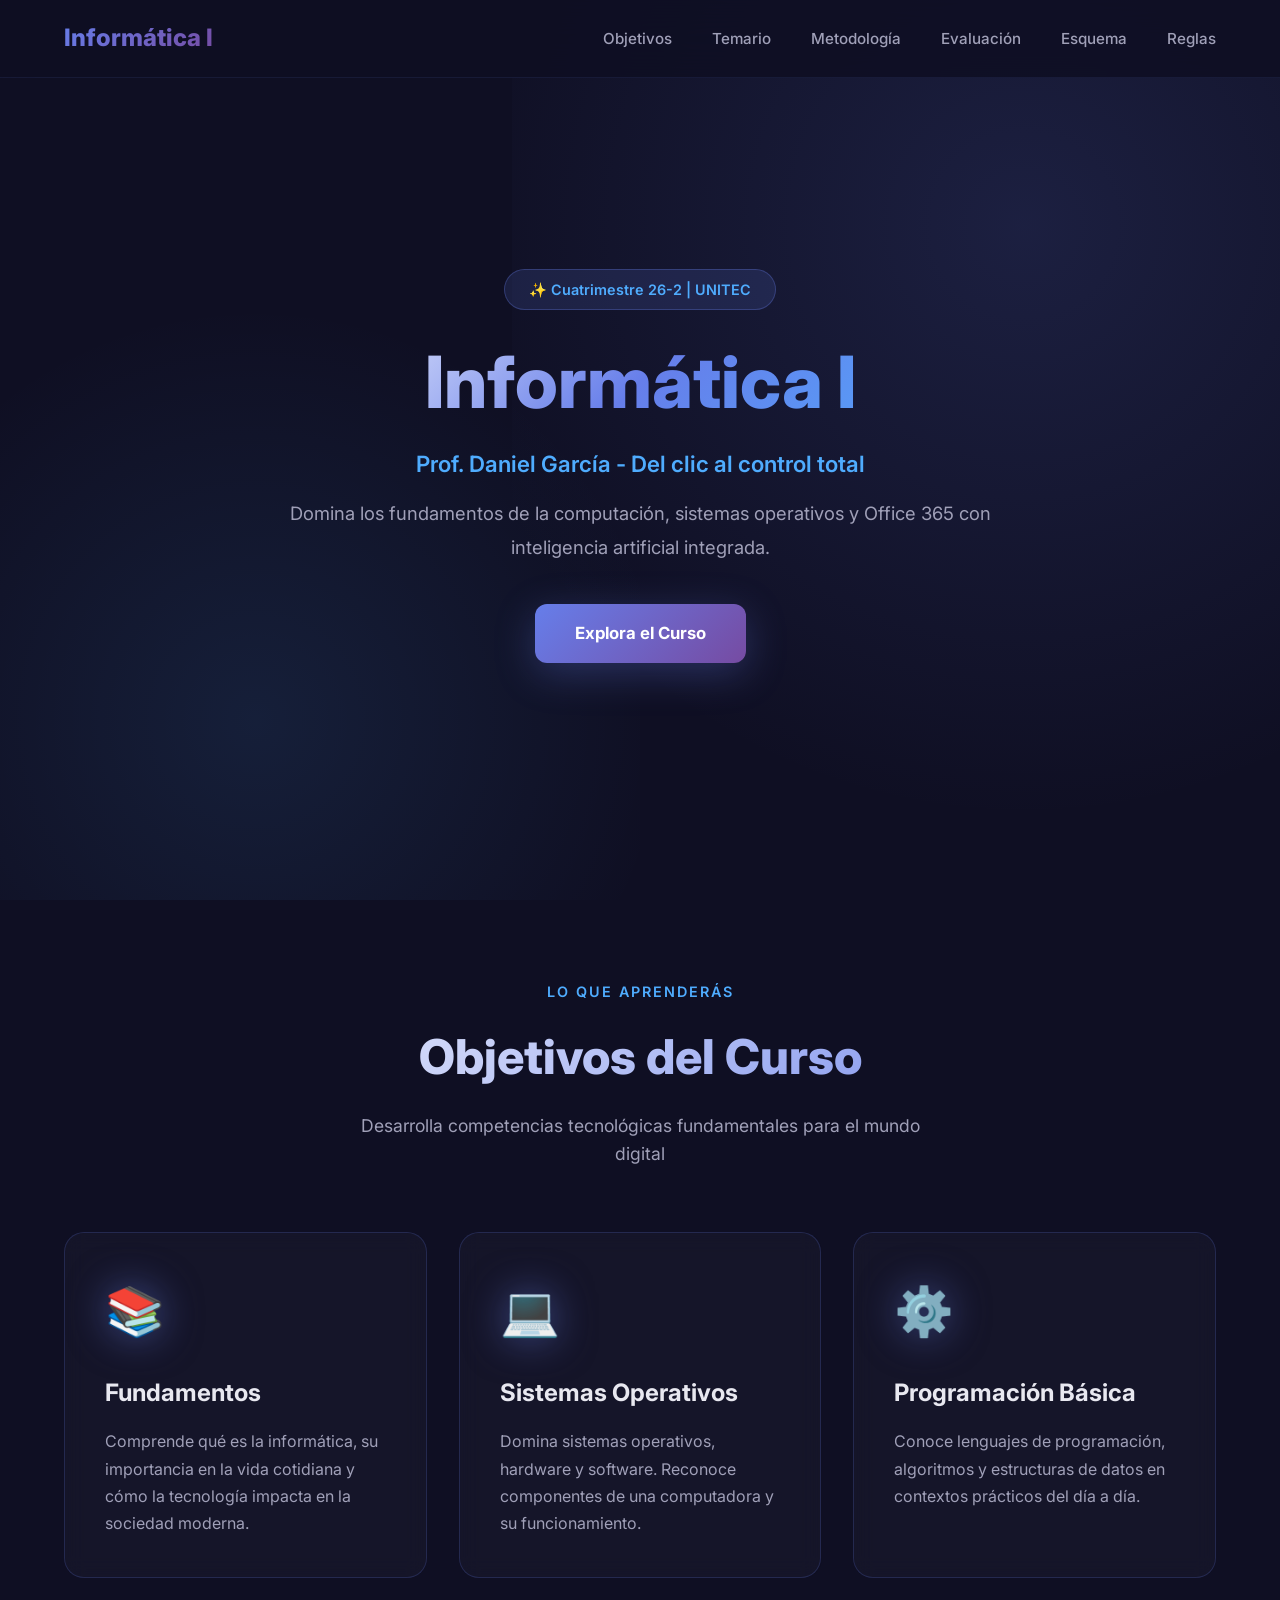
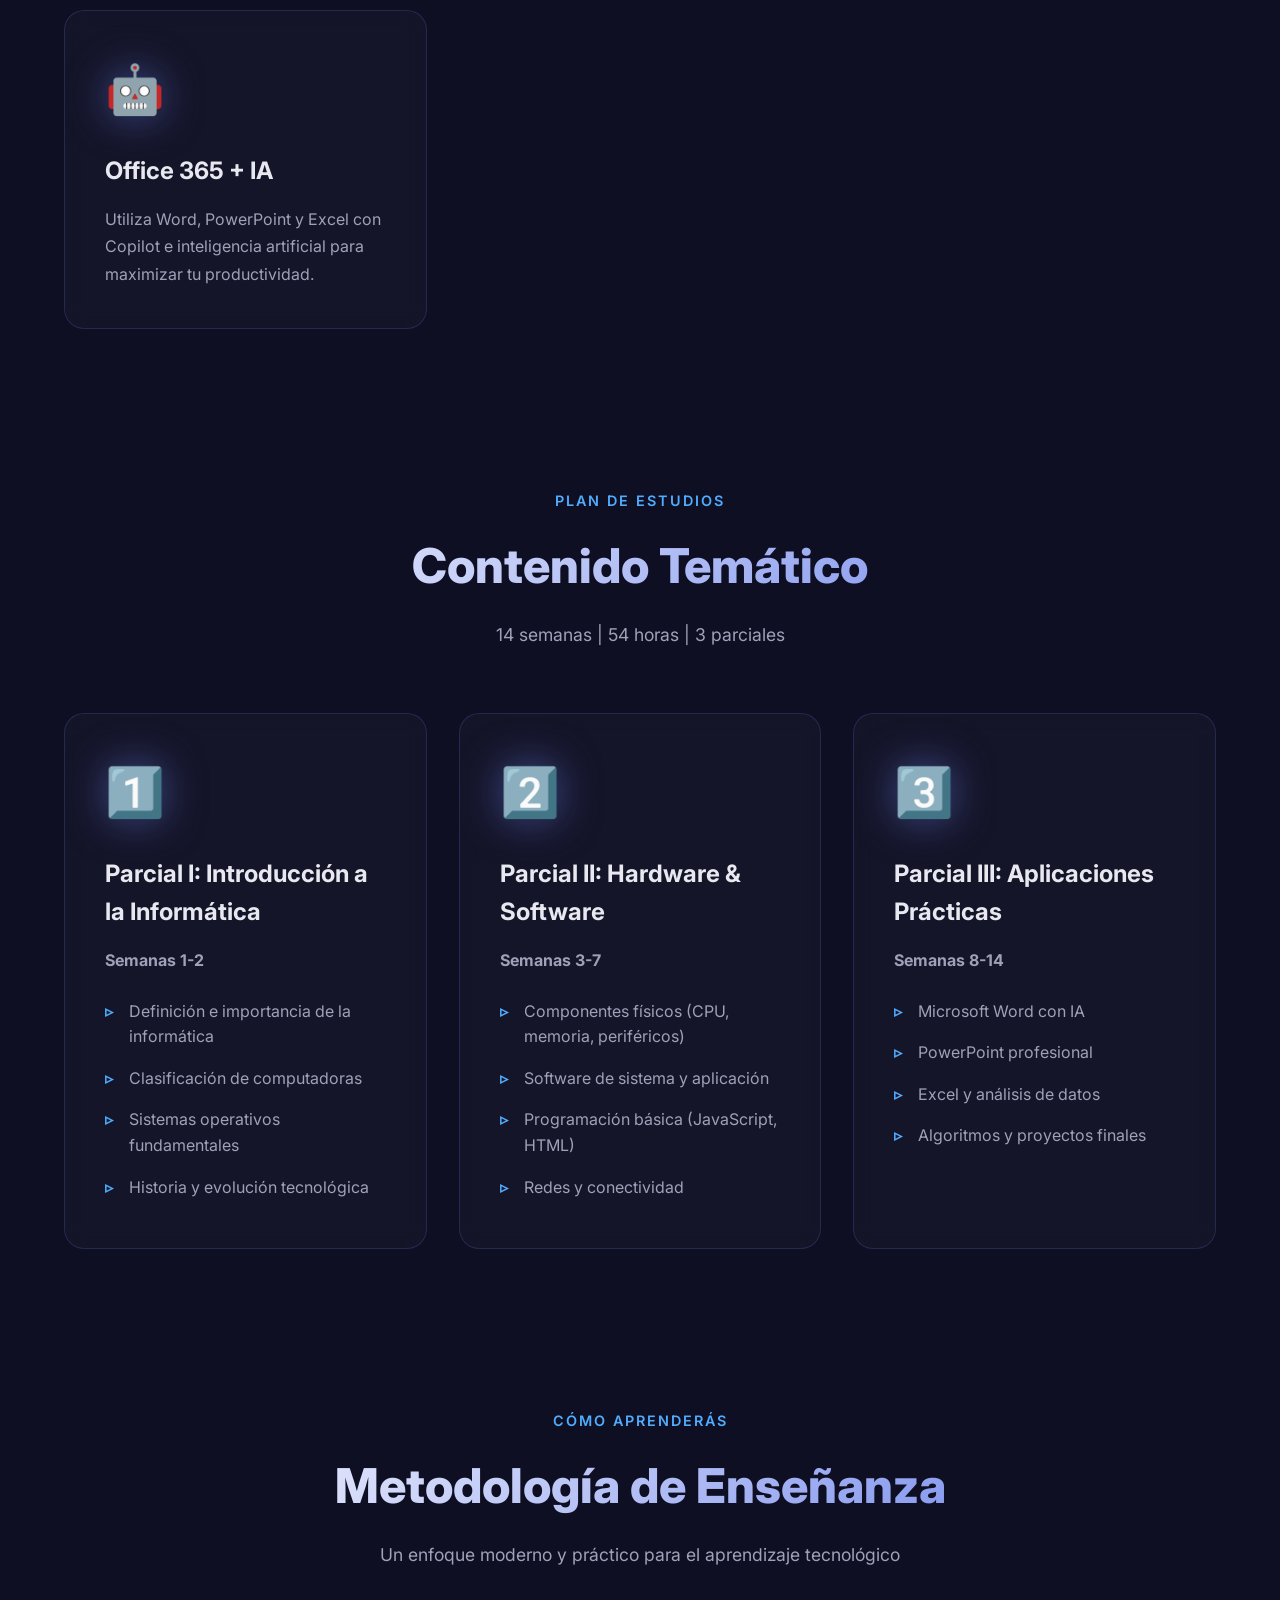
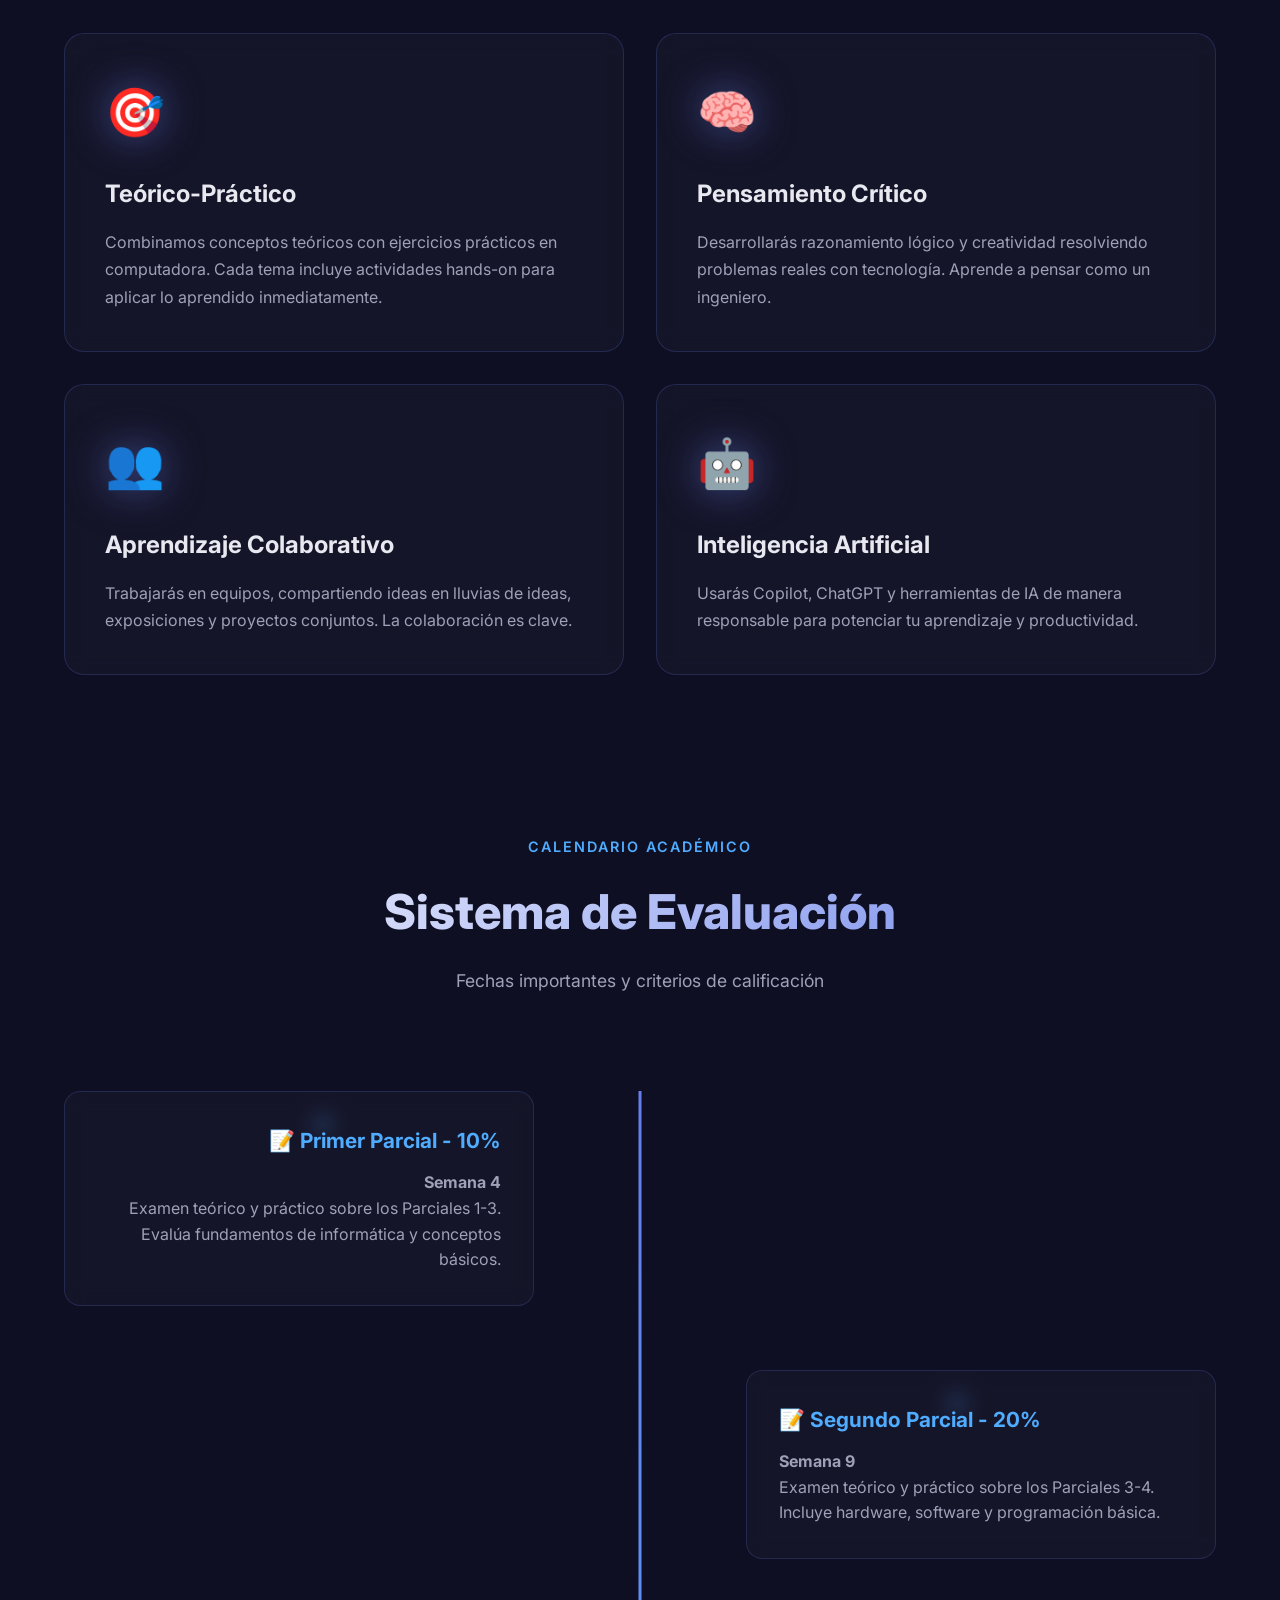
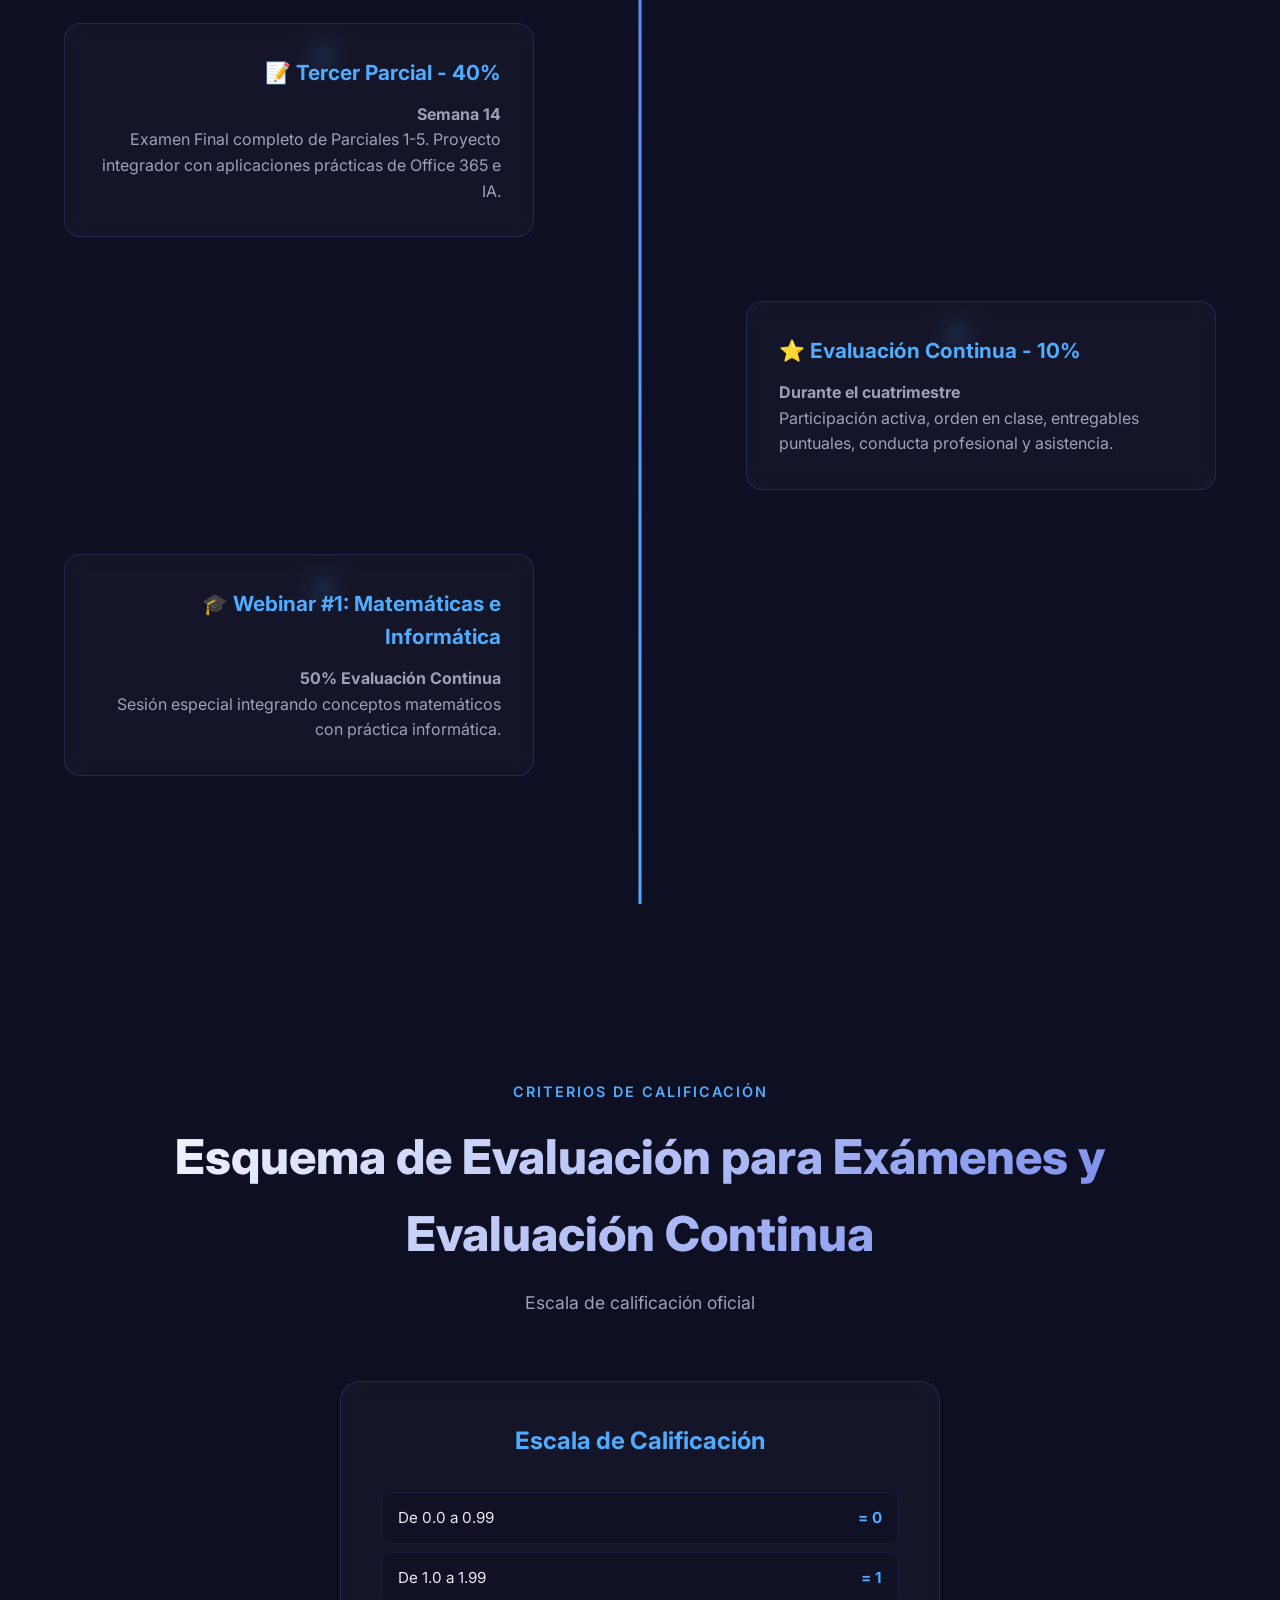
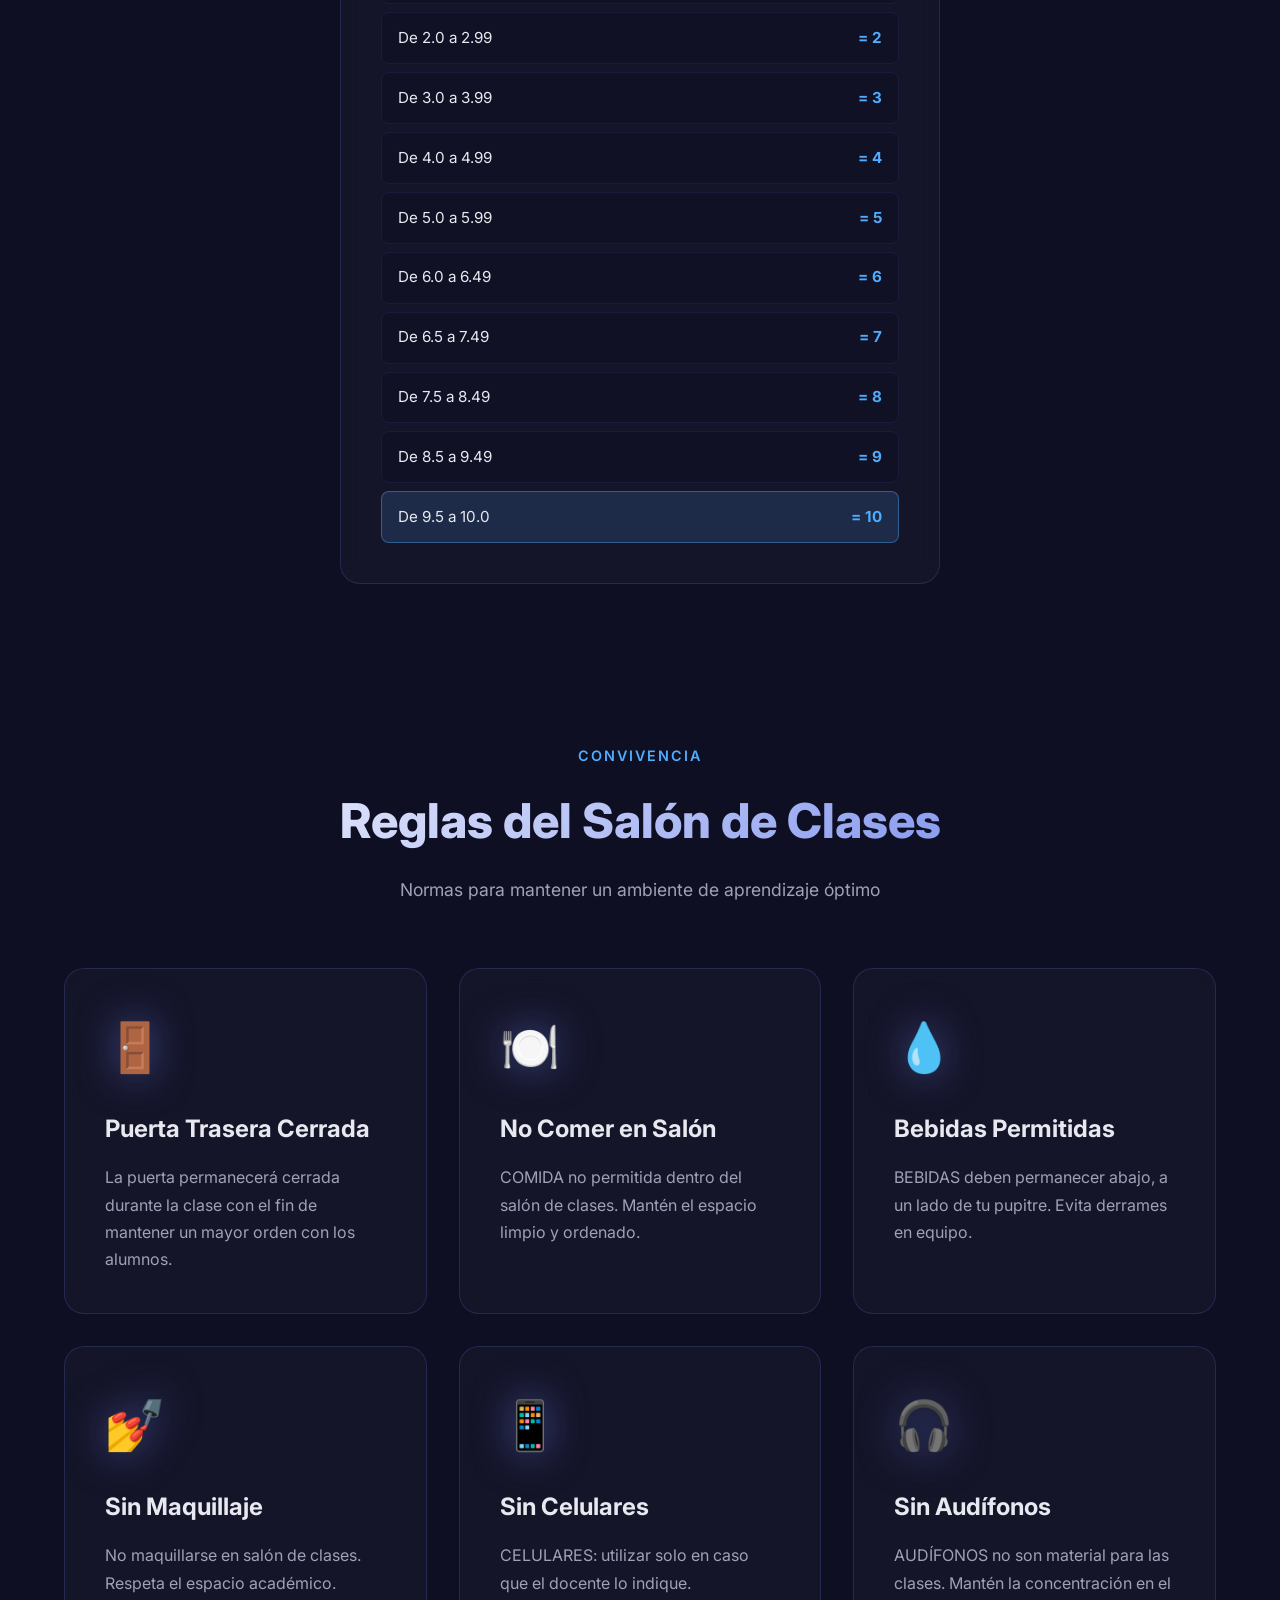
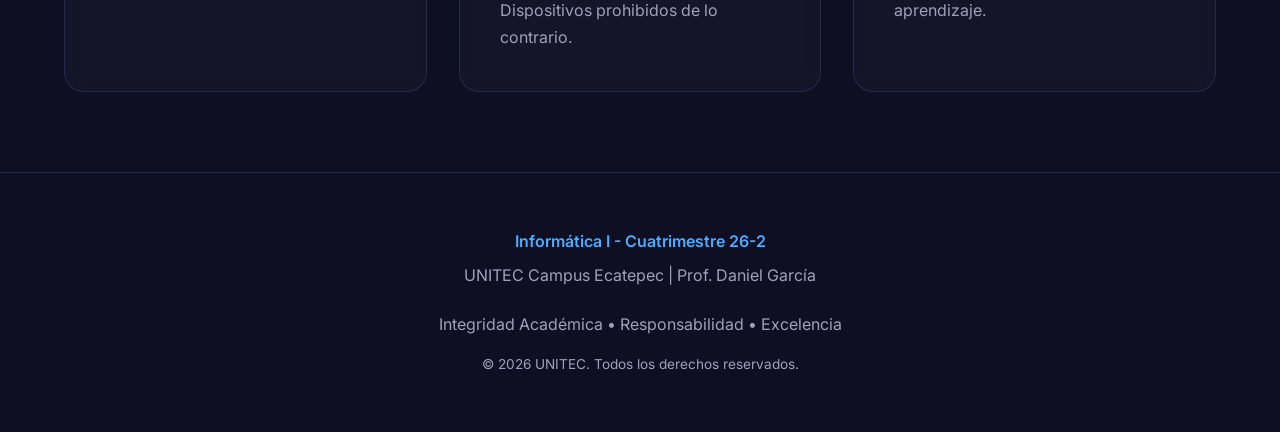
<file: index.html>
<!DOCTYPE html>
<html lang="es">

<head>
    <meta charset="UTF-8">
    <meta name="viewport" content="width=device-width, initial-scale=1.0">
    <title>Informática I - Bienvenida UNITEC</title>
    <link rel="preconnect" href="https://fonts.googleapis.com">
    <link rel="preconnect" href="https://fonts.gstatic.com" crossorigin>
    <link href="https://fonts.googleapis.com/css2?family=Inter:wght@300;400;500;600;700;800&display=swap"
        rel="stylesheet">
    <style>
        * {
            margin: 0;
            padding: 0;
            box-sizing: border-box;
        }

        :root {
            --primary-gradient: linear-gradient(135deg, #667eea 0%, #764ba2 100%);
            --accent-gradient: linear-gradient(135deg, #4facfe 0%, #00f2fe 100%);
            --dark-bg: #0f0f23;
            --dark-card: #1a1a2e;
            --purple: #667eea;
            --cyan: #4facfe;
            --text-light: #e8e8f0;
            --text-gray: #a0a0b8;
        }

        html {
            scroll-behavior: smooth;
        }

        body {
            font-family: 'Inter', -apple-system, BlinkMacSystemFont, sans-serif;
            background: var(--dark-bg);
            color: var(--text-light);
            line-height: 1.6;
            overflow-x: hidden;
        }

        /* Navigation */
        .navbar {
            position: fixed;
            top: 0;
            left: 0;
            right: 0;
            background: rgba(15, 15, 35, 0.85);
            backdrop-filter: blur(20px);
            padding: 1.2rem 5%;
            display: flex;
            justify-content: space-between;
            align-items: center;
            z-index: 1000;
            border-bottom: 1px solid rgba(102, 126, 234, 0.1);
        }

        .logo {
            font-size: 1.5rem;
            font-weight: 800;
            background: var(--primary-gradient);
            -webkit-background-clip: text;
            -webkit-text-fill-color: transparent;
            background-clip: text;
        }

        .nav-links {
            display: flex;
            gap: 2.5rem;
            list-style: none;
        }

        .nav-links a {
            color: var(--text-gray);
            text-decoration: none;
            font-weight: 500;
            font-size: 0.95rem;
            transition: all 0.3s ease;
            position: relative;
        }

        .nav-links a::after {
            content: '';
            position: absolute;
            bottom: -5px;
            left: 0;
            width: 0;
            height: 2px;
            background: var(--accent-gradient);
            transition: width 0.3s ease;
        }

        .nav-links a:hover {
            color: var(--cyan);
        }

        .nav-links a:hover::after {
            width: 100%;
        }

        /* Hero Section */
        .hero {
            min-height: 100vh;
            display: flex;
            align-items: center;
            justify-content: center;
            position: relative;
            overflow: hidden;
            padding: 6rem 5% 4rem;
            z-index: 1;
        }

        .hero::before {
            content: '';
            position: absolute;
            top: -50%;
            right: -20%;
            width: 80%;
            height: 150%;
            background: radial-gradient(circle, rgba(102, 126, 234, 0.15) 0%, transparent 70%);
            animation: float 15s ease-in-out infinite;
        }

        .hero::after {
            content: '';
            position: absolute;
            bottom: -30%;
            left: -10%;
            width: 60%;
            height: 100%;
            background: radial-gradient(circle, rgba(79, 172, 254, 0.1) 0%, transparent 70%);
            animation: float 20s ease-in-out infinite reverse;
        }

        @keyframes float {

            0%,
            100% {
                transform: translate(0, 0) rotate(0deg);
            }

            33% {
                transform: translate(30px, -30px) rotate(5deg);
            }

            66% {
                transform: translate(-20px, 20px) rotate(-5deg);
            }
        }

        .hero-content {
            max-width: 800px;
            text-align: center;
            position: relative;
            z-index: 1;
        }

        .hero-badge {
            display: inline-block;
            padding: 0.5rem 1.5rem;
            background: rgba(102, 126, 234, 0.15);
            border: 1px solid rgba(102, 126, 234, 0.3);
            border-radius: 50px;
            font-size: 0.9rem;
            font-weight: 600;
            color: var(--cyan);
            margin-bottom: 2rem;
            animation: fadeInUp 0.8s ease;
        }

        @keyframes fadeInUp {
            from {
                opacity: 0;
                transform: translateY(30px);
            }

            to {
                opacity: 1;
                transform: translateY(0);
            }
        }

        .hero h1 {
            font-size: 4.5rem;
            font-weight: 800;
            margin-bottom: 1.5rem;
            line-height: 1.1;
            background: linear-gradient(135deg, #ffffff 0%, #667eea 50%, #4facfe 100%);
            -webkit-background-clip: text;
            -webkit-text-fill-color: transparent;
            background-clip: text;
            animation: fadeInUp 0.8s ease 0.2s backwards;
        }

        .hero-subtitle {
            font-size: 1.4rem;
            color: var(--cyan);
            margin-bottom: 1rem;
            font-weight: 600;
            animation: fadeInUp 0.8s ease 0.4s backwards;
        }

        .hero p {
            font-size: 1.15rem;
            color: var(--text-gray);
            margin-bottom: 2.5rem;
            line-height: 1.8;
            animation: fadeInUp 0.8s ease 0.6s backwards;
        }

        .cta-button {
            display: inline-block;
            padding: 1rem 2.5rem;
            background: var(--primary-gradient);
            color: white;
            text-decoration: none;
            border-radius: 12px;
            font-weight: 700;
            font-size: 1.05rem;
            transition: all 0.3s ease;
            box-shadow: 0 10px 40px rgba(102, 126, 234, 0.3);
            animation: fadeInUp 0.8s ease 0.8s backwards;
        }

        .cta-button:hover {
            transform: translateY(-3px);
            box-shadow: 0 15px 50px rgba(102, 126, 234, 0.4);
        }

        /* Section Styles */
        section {
            padding: 5rem 5%;
            max-width: 1400px;
            margin: 0 auto;
            position: relative;
            z-index: 2;
            background: var(--dark-bg);
        }

        .section-header {
            text-align: center;
            margin-bottom: 4rem;
        }

        .section-tag {
            font-size: 0.9rem;
            font-weight: 600;
            color: var(--cyan);
            text-transform: uppercase;
            letter-spacing: 2px;
            margin-bottom: 1rem;
        }

        .section-title {
            font-size: 3rem;
            font-weight: 800;
            margin-bottom: 1rem;
            background: linear-gradient(135deg, #ffffff 0%, #667eea 100%);
            -webkit-background-clip: text;
            -webkit-text-fill-color: transparent;
            background-clip: text;
        }

        .section-description {
            font-size: 1.1rem;
            color: var(--text-gray);
            max-width: 600px;
            margin: 0 auto;
        }

        /* Grid Layout */
        .grid {
            display: grid;
            grid-template-columns: repeat(auto-fit, minmax(300px, 1fr));
            gap: 2rem;
        }

        .card {
            background: rgba(26, 26, 46, 0.6);
            backdrop-filter: blur(10px);
            border: 1px solid rgba(102, 126, 234, 0.2);
            border-radius: 20px;
            padding: 2.5rem;
            transition: all 0.4s cubic-bezier(0.175, 0.885, 0.32, 1.275);
            position: relative;
            overflow: hidden;
        }

        .card::before {
            content: '';
            position: absolute;
            top: 0;
            left: 0;
            width: 100%;
            height: 100%;
            background: var(--primary-gradient);
            opacity: 0;
            transition: opacity 0.4s ease;
            z-index: -1;
        }

        .card:hover {
            transform: translateY(-10px);
            border-color: rgba(102, 126, 234, 0.5);
            box-shadow: 0 20px 60px rgba(102, 126, 234, 0.3);
        }

        .card:hover::before {
            opacity: 0.05;
        }

        .card-icon {
            font-size: 3rem;
            margin-bottom: 1.5rem;
            display: inline-block;
            filter: drop-shadow(0 0 20px rgba(102, 126, 234, 0.5));
        }

        .card h3 {
            font-size: 1.5rem;
            font-weight: 700;
            margin-bottom: 1rem;
            color: var(--text-light);
        }

        .card p {
            color: var(--text-gray);
            line-height: 1.7;
        }

        .card ul {
            list-style: none;
            margin-top: 1rem;
        }

        .card li {
            padding: 0.5rem 0;
            color: var(--text-gray);
            position: relative;
            padding-left: 1.5rem;
        }

        .card li::before {
            content: '▹';
            position: absolute;
            left: 0;
            color: var(--cyan);
            font-weight: bold;
        }

        /* Timeline */
        .timeline {
            position: relative;
            padding: 2rem 0;
            margin: 3rem 0;
        }

        .timeline::before {
            content: '';
            position: absolute;
            left: 50%;
            transform: translateX(-50%);
            width: 3px;
            height: 100%;
            background: linear-gradient(180deg, var(--purple), var(--cyan));
        }

        .timeline-item {
            margin-bottom: 4rem;
            width: 45%;
            position: relative;
        }

        .timeline-item:nth-child(odd) {
            margin-left: 0;
            padding-right: 3rem;
            text-align: right;
        }

        .timeline-item:nth-child(even) {
            margin-left: 55%;
            padding-left: 3rem;
            text-align: left;
        }

        .timeline-dot {
            position: absolute;
            left: 50%;
            transform: translate(-50%, 0);
            width: 20px;
            height: 20px;
            background: var(--cyan);
            border: 4px solid var(--dark-bg);
            border-radius: 50%;
            top: 1.5rem;
            box-shadow: 0 0 0 4px rgba(79, 172, 254, 0.3);
            animation: pulse 2s ease-in-out infinite;
        }

        @keyframes pulse {

            0%,
            100% {
                box-shadow: 0 0 0 4px rgba(79, 172, 254, 0.3);
            }

            50% {
                box-shadow: 0 0 0 8px rgba(79, 172, 254, 0.1);
            }
        }

        .timeline-content {
            background: rgba(26, 26, 46, 0.6);
            backdrop-filter: blur(10px);
            border: 1px solid rgba(102, 126, 234, 0.2);
            border-radius: 16px;
            padding: 2rem;
            transition: all 0.3s ease;
        }

        .timeline-content:hover {
            border-color: rgba(102, 126, 234, 0.5);
            transform: scale(1.02);
        }

        .timeline-content h4 {
            font-size: 1.3rem;
            font-weight: 700;
            margin-bottom: 0.8rem;
            color: var(--cyan);
        }

        .timeline-content p {
            color: var(--text-gray);
            line-height: 1.6;
        }

        /* Methodology Section - Special Style */
        .methodology-grid {
            display: grid;
            grid-template-columns: repeat(2, 1fr);
            gap: 2rem;
        }

        /* Grading Scale Section */
        .grading-scale-container {
            max-width: 600px;
            margin: 0 auto;
        }

        .grading-scale {
            background: rgba(26, 26, 46, 0.6);
            backdrop-filter: blur(10px);
            border: 1px solid rgba(102, 126, 234, 0.2);
            border-radius: 20px;
            padding: 2.5rem;
        }

        .grading-scale h3 {
            text-align: center;
            color: var(--cyan);
            font-size: 1.5rem;
            font-weight: 700;
            margin-bottom: 2rem;
        }

        .grading-table {
            display: flex;
            flex-direction: column;
            gap: 0.5rem;
        }

        .grading-row {
            display: grid;
            grid-template-columns: 1fr auto;
            gap: 1rem;
            padding: 0.8rem 1rem;
            background: rgba(15, 15, 35, 0.5);
            border-radius: 8px;
            border: 1px solid rgba(102, 126, 234, 0.1);
            transition: all 0.3s ease;
        }

        .grading-row:hover {
            background: rgba(102, 126, 234, 0.1);
            border-color: rgba(102, 126, 234, 0.3);
        }

        .grading-row.highlight {
            background: rgba(79, 172, 254, 0.15);
            border-color: rgba(79, 172, 254, 0.4);
        }

        .grading-cell {
            color: var(--text-light);
            font-size: 0.95rem;
        }

        .grading-value {
            color: var(--cyan);
            font-weight: 700;
            text-align: right;
        }

        /* Footer */
        footer {
            background: rgba(15, 15, 35, 0.8);
            padding: 3rem 5%;
            text-align: center;
            border-top: 1px solid rgba(102, 126, 234, 0.2);
        }

        footer p {
            color: var(--text-gray);
            margin: 0.5rem 0;
        }

        .footer-highlight {
            color: var(--cyan);
            font-weight: 600;
        }

        /* Responsive Design */
        @media (max-width: 1024px) {
            .hero h1 {
                font-size: 3.5rem;
            }

            .section-title {
                font-size: 2.5rem;
            }

            .methodology-grid {
                grid-template-columns: 1fr;
            }
        }

        @media (max-width: 768px) {
            .nav-links {
                gap: 1rem;
                flex-wrap: wrap;
                justify-content: center;
            }

            .nav-links a {
                font-size: 0.85rem;
            }

            .hero {
                padding-top: 8rem;
            }

            .hero h1 {
                font-size: 2.5rem;
            }

            .hero-subtitle {
                font-size: 1.1rem;
            }

            .section-title {
                font-size: 2rem;
            }

            .grid {
                grid-template-columns: 1fr;
            }

            .timeline::before {
                left: 20px;
            }

            .timeline-item,
            .timeline-item:nth-child(odd),
            .timeline-item:nth-child(even) {
                width: 100%;
                margin-left: 0;
                padding-left: 60px;
                padding-right: 0;
                text-align: left;
            }

            .timeline-dot {
                left: 20px;
                transform: translateX(0);
            }
        }

        /* Scroll Animation */
        .animate-on-scroll {
            opacity: 0;
            transform: translateY(30px);
            transition: all 0.6s ease;
        }

        .animate-on-scroll.animated {
            opacity: 1;
            transform: translateY(0);
        }
    </style>
</head>

<body>
    <!-- Navigation -->
    <nav class="navbar">
        <div class="logo">Informática I</div>
        <ul class="nav-links">
            <li><a href="#objetivos">Objetivos</a></li>
            <li><a href="#temario">Temario</a></li>
            <li><a href="#metodologia">Metodología</a></li>
            <li><a href="#evaluacion">Evaluación</a></li>
            <li><a href="#esquema">Esquema</a></li>
            <li><a href="#reglas">Reglas</a></li>
        </ul>
    </nav>

    <!-- Hero Section -->
    <section class="hero">
        <div class="hero-content">
            <div class="hero-badge">✨ Cuatrimestre 26-2 | UNITEC</div>
            <h1>Informática I</h1>
            <div class="hero-subtitle">Prof. Daniel García - Del clic al control total</div>
            <p>Domina los fundamentos de la computación, sistemas operativos y Office 365 con inteligencia artificial
                integrada.</p>
            <a href="#objetivos" class="cta-button">Explora el Curso</a>
        </div>
    </section>

    <!-- Objetivos Section -->
    <section id="objetivos">
        <div class="section-header animate-on-scroll">
            <div class="section-tag">Lo que aprenderás</div>
            <h2 class="section-title">Objetivos del Curso</h2>
            <p class="section-description">Desarrolla competencias tecnológicas fundamentales para el mundo digital</p>
        </div>
        <div class="grid">
            <div class="card animate-on-scroll">
                <div class="card-icon">📚</div>
                <h3>Fundamentos</h3>
                <p>Comprende qué es la informática, su importancia en la vida cotidiana y cómo la tecnología impacta en
                    la sociedad moderna.</p>
            </div>
            <div class="card animate-on-scroll">
                <div class="card-icon">💻</div>
                <h3>Sistemas Operativos</h3>
                <p>Domina sistemas operativos, hardware y software. Reconoce componentes de una computadora y su
                    funcionamiento.</p>
            </div>
            <div class="card animate-on-scroll">
                <div class="card-icon">⚙️</div>
                <h3>Programación Básica</h3>
                <p>Conoce lenguajes de programación, algoritmos y estructuras de datos en contextos prácticos del día a
                    día.</p>
            </div>
            <div class="card animate-on-scroll">
                <div class="card-icon">🤖</div>
                <h3>Office 365 + IA</h3>
                <p>Utiliza Word, PowerPoint y Excel con Copilot e inteligencia artificial para maximizar tu
                    productividad.</p>
            </div>
        </div>
    </section>

    <!-- Temario Section -->
    <section id="temario">
        <div class="section-header animate-on-scroll">
            <div class="section-tag">Plan de estudios</div>
            <h2 class="section-title">Contenido Temático</h2>
            <p class="section-description">14 semanas | 54 horas | 3 parciales</p>
        </div>
        <div class="grid">
            <div class="card animate-on-scroll">
                <div class="card-icon">1️⃣</div>
                <h3>Parcial I: Introducción a la Informática</h3>
                <p><strong>Semanas 1-2</strong></p>
                <ul>
                    <li>Definición e importancia de la informática</li>
                    <li>Clasificación de computadoras</li>
                    <li>Sistemas operativos fundamentales</li>
                    <li>Historia y evolución tecnológica</li>
                </ul>
            </div>
            <div class="card animate-on-scroll">
                <div class="card-icon">2️⃣</div>
                <h3>Parcial II: Hardware & Software</h3>
                <p><strong>Semanas 3-7</strong></p>
                <ul>
                    <li>Componentes físicos (CPU, memoria, periféricos)</li>
                    <li>Software de sistema y aplicación</li>
                    <li>Programación básica (JavaScript, HTML)</li>
                    <li>Redes y conectividad</li>
                </ul>
            </div>
            <div class="card animate-on-scroll">
                <div class="card-icon">3️⃣</div>
                <h3>Parcial III: Aplicaciones Prácticas</h3>
                <p><strong>Semanas 8-14</strong></p>
                <ul>
                    <li>Microsoft Word con IA</li>
                    <li>PowerPoint profesional</li>
                    <li>Excel y análisis de datos</li>
                    <li>Algoritmos y proyectos finales</li>
                </ul>
            </div>
        </div>
    </section>

    <!-- Metodología Section -->
    <section id="metodologia">
        <div class="section-header animate-on-scroll">
            <div class="section-tag">Cómo aprenderás</div>
            <h2 class="section-title">Metodología de Enseñanza</h2>
            <p class="section-description">Un enfoque moderno y práctico para el aprendizaje tecnológico</p>
        </div>
        <div class="methodology-grid">
            <div class="card animate-on-scroll">
                <div class="card-icon">🎯</div>
                <h3>Teórico-Práctico</h3>
                <p>Combinamos conceptos teóricos con ejercicios prácticos en computadora. Cada tema incluye actividades
                    hands-on para aplicar lo aprendido inmediatamente.</p>
            </div>
            <div class="card animate-on-scroll">
                <div class="card-icon">🧠</div>
                <h3>Pensamiento Crítico</h3>
                <p>Desarrollarás razonamiento lógico y creatividad resolviendo problemas reales con tecnología. Aprende
                    a pensar como un ingeniero.</p>
            </div>
            <div class="card animate-on-scroll">
                <div class="card-icon">👥</div>
                <h3>Aprendizaje Colaborativo</h3>
                <p>Trabajarás en equipos, compartiendo ideas en lluvias de ideas, exposiciones y proyectos conjuntos. La
                    colaboración es clave.</p>
            </div>
            <div class="card animate-on-scroll">
                <div class="card-icon">🤖</div>
                <h3>Inteligencia Artificial</h3>
                <p>Usarás Copilot, ChatGPT y herramientas de IA de manera responsable para potenciar tu aprendizaje y
                    productividad.</p>
            </div>
        </div>
    </section>

    <!-- Evaluación Timeline -->
    <section id="evaluacion">
        <div class="section-header animate-on-scroll">
            <div class="section-tag">Calendario académico</div>
            <h2 class="section-title">Sistema de Evaluación</h2>
            <p class="section-description">Fechas importantes y criterios de calificación</p>
        </div>
        <div class="timeline">
            <div class="timeline-item">
                <div class="timeline-dot"></div>
                <div class="timeline-content">
                    <h4>📝 Primer Parcial - 10%</h4>
                    <p><strong>Semana 4</strong><br>Examen teórico y práctico sobre los Parciales 1-3. Evalúa
                        fundamentos
                        de informática y conceptos básicos.</p>
                </div>
            </div>
            <div class="timeline-item">
                <div class="timeline-dot"></div>
                <div class="timeline-content">
                    <h4>📝 Segundo Parcial - 20%</h4>
                    <p><strong>Semana 9</strong><br>Examen teórico y práctico sobre los Parciales 3-4. Incluye hardware,
                        software y programación básica.</p>
                </div>
            </div>
            <div class="timeline-item">
                <div class="timeline-dot"></div>
                <div class="timeline-content">
                    <h4>📝 Tercer Parcial - 40%</h4>
                    <p><strong>Semana 14</strong><br>Examen Final completo de Parciales 1-5. Proyecto integrador con
                        aplicaciones prácticas de Office 365 e IA.</p>
                </div>
            </div>
            <div class="timeline-item">
                <div class="timeline-dot"></div>
                <div class="timeline-content">
                    <h4>⭐ Evaluación Continua - 10%</h4>
                    <p><strong>Durante el cuatrimestre</strong><br>Participación activa, orden en clase, entregables
                        puntuales, conducta profesional y asistencia.</p>
                </div>
            </div>
            <div class="timeline-item">
                <div class="timeline-dot"></div>
                <div class="timeline-content">
                    <h4>🎓 Webinar #1: Matemáticas e Informática</h4>
                    <p><strong>50% Evaluación Continua</strong><br>Sesión especial integrando conceptos matemáticos con
                        práctica informática.</p>
                </div>
            </div>
        </div>
    </section>

    <!-- Esquema de Evaluación -->
    <section id="esquema">
        <div class="section-header animate-on-scroll">
            <div class="section-tag">Criterios de calificación</div>
            <h2 class="section-title">Esquema de Evaluación para Exámenes y Evaluación Continua</h2>
            <p class="section-description">Escala de calificación oficial</p>
        </div>
        <div class="grading-scale-container animate-on-scroll">
            <div class="grading-scale">
                <h3>Escala de Calificación</h3>
                <div class="grading-table">
                    <div class="grading-row">
                        <div class="grading-cell">De 0.0 a 0.99</div>
                        <div class="grading-cell grading-value">= 0</div>
                    </div>
                    <div class="grading-row">
                        <div class="grading-cell">De 1.0 a 1.99</div>
                        <div class="grading-cell grading-value">= 1</div>
                    </div>
                    <div class="grading-row">
                        <div class="grading-cell">De 2.0 a 2.99</div>
                        <div class="grading-cell grading-value">= 2</div>
                    </div>
                    <div class="grading-row">
                        <div class="grading-cell">De 3.0 a 3.99</div>
                        <div class="grading-cell grading-value">= 3</div>
                    </div>
                    <div class="grading-row">
                        <div class="grading-cell">De 4.0 a 4.99</div>
                        <div class="grading-cell grading-value">= 4</div>
                    </div>
                    <div class="grading-row">
                        <div class="grading-cell">De 5.0 a 5.99</div>
                        <div class="grading-cell grading-value">= 5</div>
                    </div>
                    <div class="grading-row">
                        <div class="grading-cell">De 6.0 a 6.49</div>
                        <div class="grading-cell grading-value">= 6</div>
                    </div>
                    <div class="grading-row">
                        <div class="grading-cell">De 6.5 a 7.49</div>
                        <div class="grading-cell grading-value">= 7</div>
                    </div>
                    <div class="grading-row">
                        <div class="grading-cell">De 7.5 a 8.49</div>
                        <div class="grading-cell grading-value">= 8</div>
                    </div>
                    <div class="grading-row">
                        <div class="grading-cell">De 8.5 a 9.49</div>
                        <div class="grading-cell grading-value">= 9</div>
                    </div>
                    <div class="grading-row highlight">
                        <div class="grading-cell">De 9.5 a 10.0</div>
                        <div class="grading-cell grading-value">= 10</div>
                    </div>
                </div>
            </div>
        </div>
    </section>

    <!-- Reglas del Salón -->
    <section id="reglas">
        <div class="section-header animate-on-scroll">
            <div class="section-tag">Convivencia</div>
            <h2 class="section-title">Reglas del Salón de Clases</h2>
            <p class="section-description">Normas para mantener un ambiente de aprendizaje óptimo</p>
        </div>
        <div class="grid">
            <div class="card animate-on-scroll">
                <div class="card-icon">🚪</div>
                <h3>Puerta Trasera Cerrada</h3>
                <p>La puerta permanecerá cerrada durante la clase con el fin de mantener un mayor orden con los alumnos.
                </p>
            </div>
            <div class="card animate-on-scroll">
                <div class="card-icon">🍽️</div>
                <h3>No Comer en Salón</h3>
                <p>COMIDA no permitida dentro del salón de clases. Mantén el espacio limpio y ordenado.</p>
            </div>
            <div class="card animate-on-scroll">
                <div class="card-icon">💧</div>
                <h3>Bebidas Permitidas</h3>
                <p>BEBIDAS deben permanecer abajo, a un lado de tu pupitre. Evita derrames en equipo.</p>
            </div>
            <div class="card animate-on-scroll">
                <div class="card-icon">💅</div>
                <h3>Sin Maquillaje</h3>
                <p>No maquillarse en salón de clases. Respeta el espacio académico.</p>
            </div>
            <div class="card animate-on-scroll">
                <div class="card-icon">📱</div>
                <h3>Sin Celulares</h3>
                <p>CELULARES: utilizar solo en caso que el docente lo indique. Dispositivos prohibidos de lo contrario.
                </p>
            </div>
            <div class="card animate-on-scroll">
                <div class="card-icon">🎧</div>
                <h3>Sin Audífonos</h3>
                <p>AUDÍFONOS no son material para las clases. Mantén la concentración en el aprendizaje.</p>
            </div>
        </div>
    </section>

    <!-- Footer -->
    <footer>
        <p><span class="footer-highlight">Informática I - Cuatrimestre 26-2</span></p>
        <p>UNITEC Campus Ecatepec | Prof. Daniel García</p>
        <p style="margin-top: 1.5rem;">Integridad Académica • Responsabilidad • Excelencia</p>
        <p style="margin-top: 1rem; font-size: 0.85rem;">© 2026 UNITEC. Todos los derechos reservados.</p>
    </footer>

    <!-- JavaScript for Scroll Animations -->
    <script>
        // Smooth scroll for navigation links
        document.querySelectorAll('a[href^="#"]').forEach(anchor => {
            anchor.addEventListener('click', function (e) {
                e.preventDefault();
                const target = document.querySelector(this.getAttribute('href'));
                if (target) {
                    target.scrollIntoView({
                        behavior: 'smooth',
                        block: 'start'
                    });
                }
            });
        });

        // Intersection Observer for scroll animations
        const observerOptions = {
            threshold: 0.1,
            rootMargin: '0px 0px -50px 0px'
        };

        const observer = new IntersectionObserver((entries) => {
            entries.forEach(entry => {
                if (entry.isIntersecting) {
                    entry.target.classList.add('animated');
                }
            });
        }, observerOptions);

        // Observe all elements with animate-on-scroll class
        document.querySelectorAll('.animate-on-scroll').forEach(el => {
            observer.observe(el);
        });

        // Parallax effect disabled to prevent text overlap
        // window.addEventListener('scroll', () => {
        //     const scrolled = window.pageYOffset;
        //     const hero = document.querySelector('.hero');
        //     if (hero && scrolled < window.innerHeight) {
        //         hero.style.transform = `translateY(${scrolled * 0.5}px)`;
        //     }
        // });
    </script>
</body>

</html>
</file>
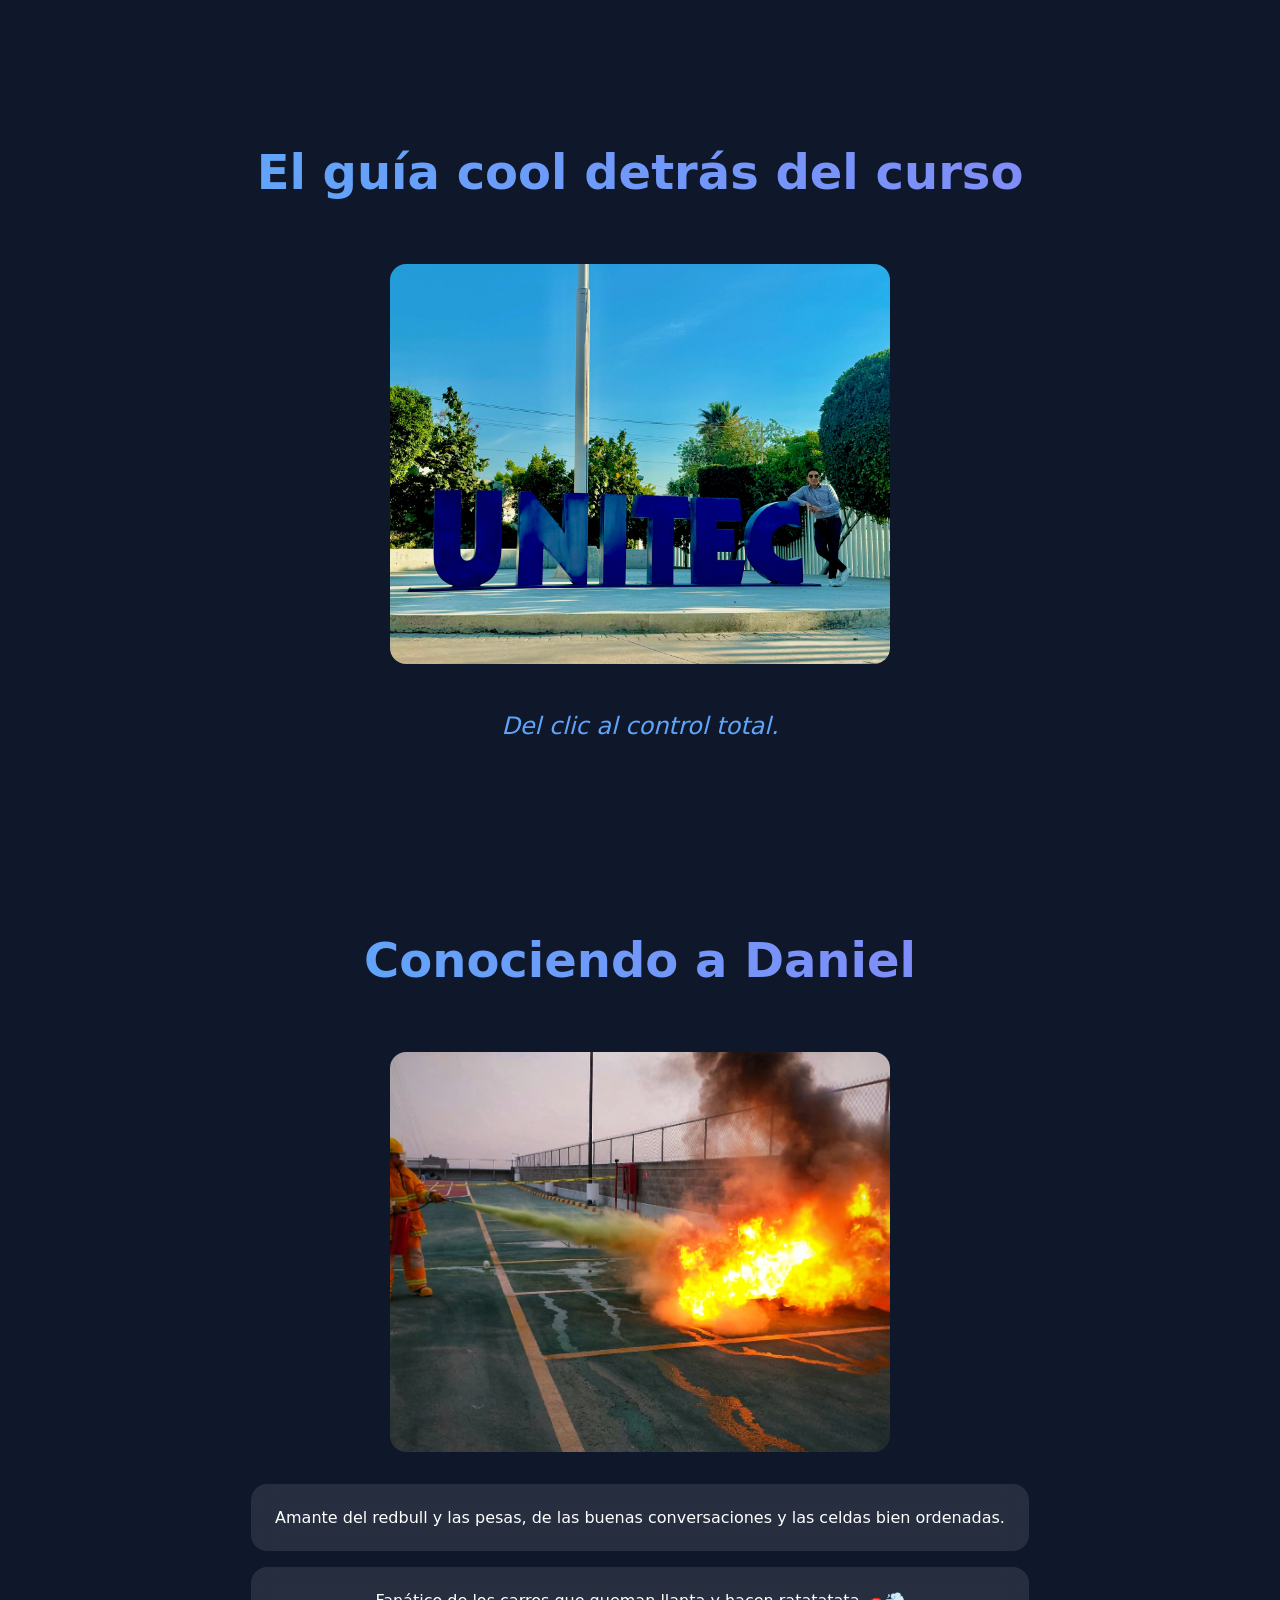
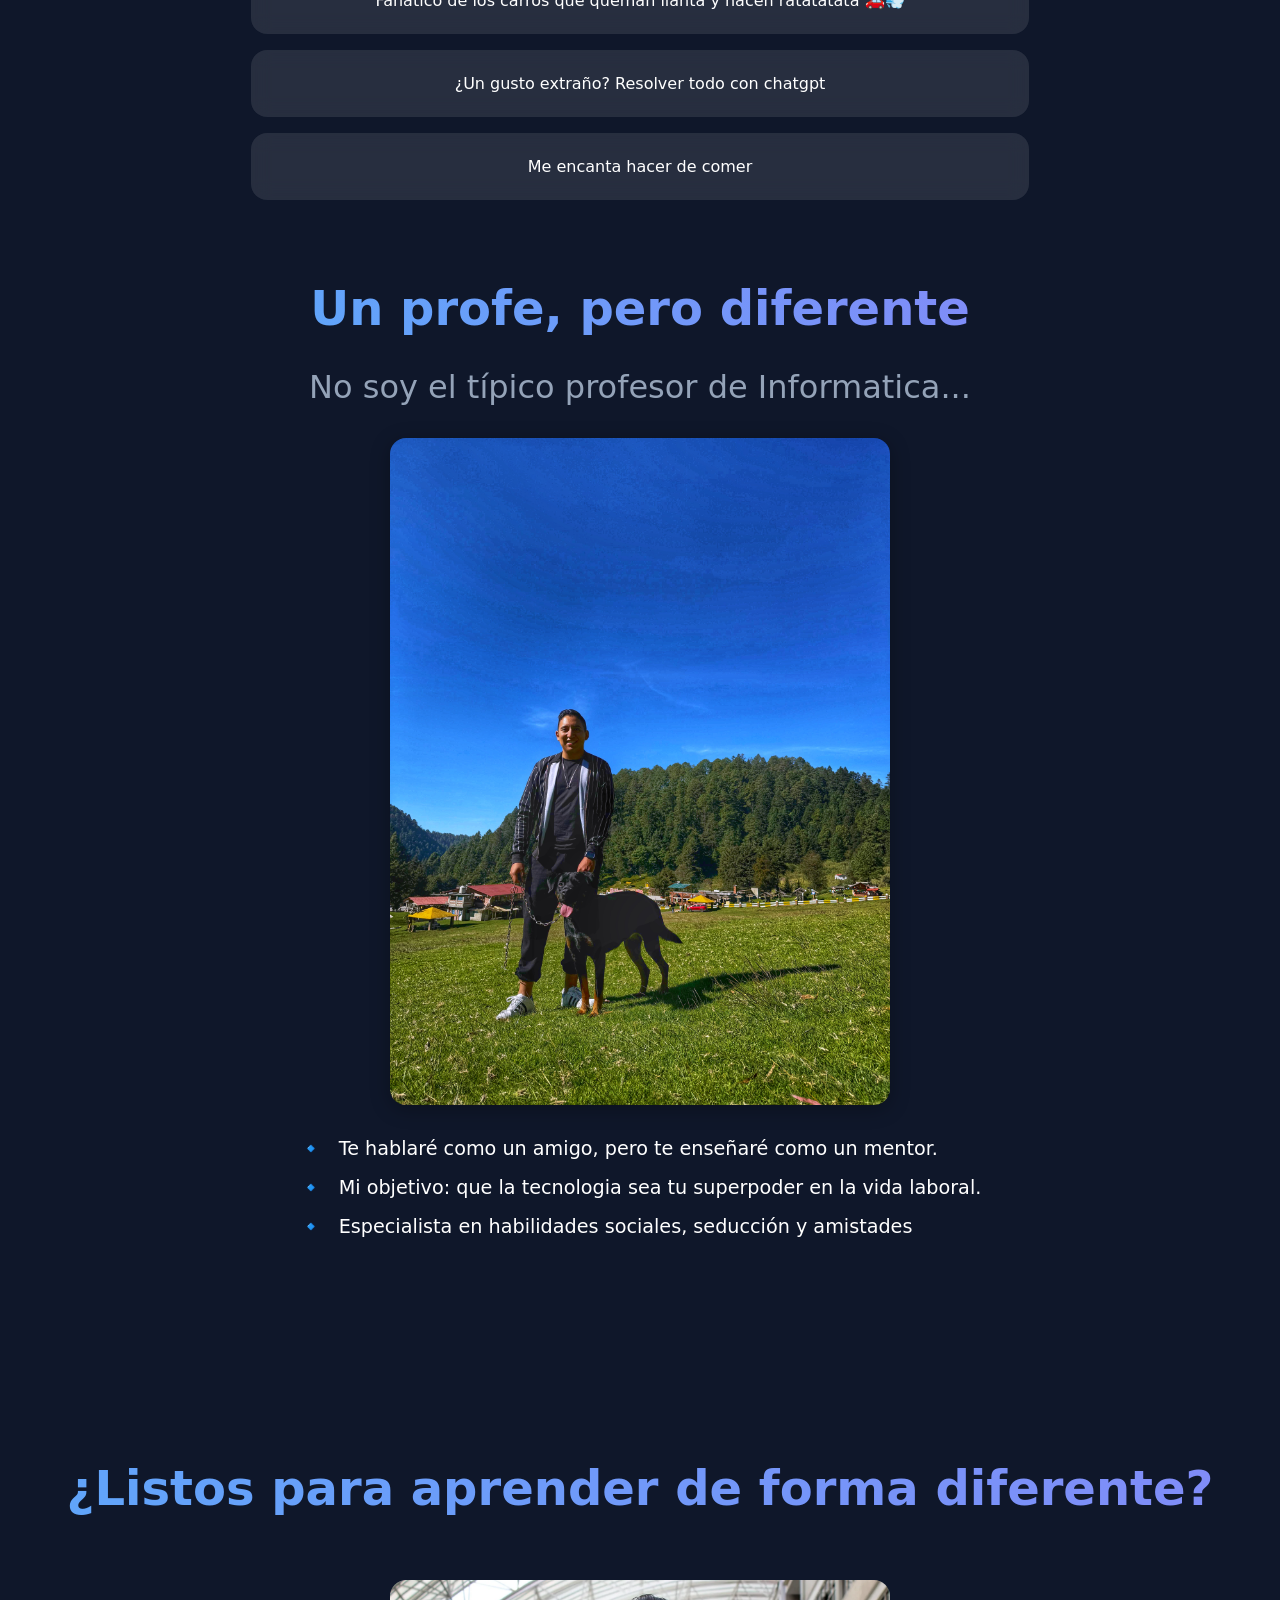
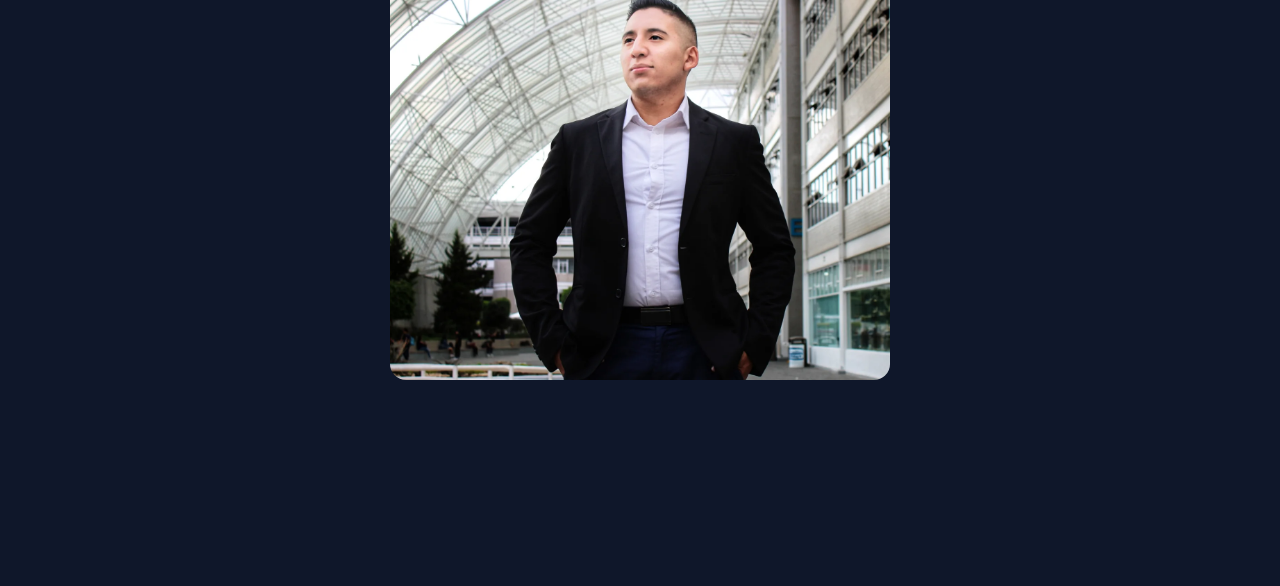
<file: bio/index.html>
<!DOCTYPE html>
<html lang="es">
<head>
    <meta charset="UTF-8">
    <meta name="viewport" content="width=device-width, initial-scale=1.0">
    <title>¿Quién es tu profesor?</title>
    <style>
        * {
            margin: 0;
            padding: 0;
            box-sizing: border-box;
            font-family: 'Segoe UI', system-ui, sans-serif;
        }

        body {
            background: #0f172a;
            color: white;
            overflow-x: hidden;
        }

        .section {
            min-height: 100vh;
            padding: 2rem;
            display: flex;
            flex-direction: column;
            justify-content: center;
            align-items: center;
            text-align: center;
            opacity: 0;
            transform: translateY(50px);
            transition: all 1s ease-out;
        }

        .section.visible {
            opacity: 1;
            transform: translateY(0);
        }

        .title {
            font-size: 3rem;
            margin-bottom: 2rem;
            background: linear-gradient(45deg, #60a5fa, #818cf8);
            -webkit-background-clip: text;
            -webkit-text-fill-color: transparent;
        }

        .subtitle {
            font-size: 2rem;
            margin-bottom: 1.5rem;
            color: #94a3b8;
        }

        .content {
            max-width: 800px;
            margin: 0 auto;
        }

        /* Estilos para la tarjeta giratoria */
        .flip-card {
            width: 500px;
            height: 400px;
            perspective: 1000px;
            margin: 2rem auto;
        }

        .flip-card-inner {
            position: relative;
            width: 100%;
            height: 100%;
            text-align: center;
            transition: transform 0.8s;
            transform-style: preserve-3d;
        }

        .flip-card:hover .flip-card-inner {
            transform: rotateY(180deg);
        }

        .flip-card-front, .flip-card-back {
            position: absolute;
            width: 100%;
            height: 100%;
            backface-visibility: hidden;
            border-radius: 1rem;
        }

        .flip-card-front img {
            width: 100%;
            height: 100%;
            object-fit: cover;
            border-radius: 1rem;
        }

        .flip-card-back {
            background: linear-gradient(45deg, #60a5fa, #818cf8);
            color: white;
            transform: rotateY(180deg);
            padding: 2rem;
            display: flex;
            flex-direction: column;
            justify-content: center;
            align-items: center;
            text-align: center;
        }

        .flip-card-back h3 {
            font-size: 1.5rem;
            margin-bottom: 1.5rem;
        }

        .flip-card-back p {
            margin: 0.5rem 0;
            font-size: 1rem;
            line-height: 1.5;
        }

        .image-container {
            width: 100%;
            max-width: 500px;
            margin: 2rem auto;
            border-radius: 1rem;
            overflow: hidden;
            box-shadow: 0 4px 20px rgba(0, 0, 0, 0.3);
        }

        .image-container img {
            width: 100%;
            height: auto;
            display: block;
            transition: transform 0.3s ease;
        }

        .image-container:hover img {
            transform: scale(1.05);
        }

        .hobby-card {
            background: rgba(255, 255, 255, 0.1);
            padding: 1.5rem;
            border-radius: 1rem;
            margin: 1rem 0;
            backdrop-filter: blur(10px);
            transition: transform 0.3s ease;
        }

        .hobby-card:hover {
            transform: translateY(-5px);
        }

        .slogan {
            font-style: italic;
            color: #60a5fa;
            font-size: 1.5rem;
            margin: 1rem 0;
        }

        .feature {
            display: flex;
            align-items: center;
            margin: 1rem 0;
            font-size: 1.2rem;
        }

        .feature::before {
            content: "🔹";
            margin-right: 1rem;
        }

        .final-message {
            font-size: 2rem;
            padding: 2rem;
            background: linear-gradient(45deg, #60a5fa33, #818cf833);
            border-radius: 1rem;
            margin-top: 2rem;
        }
    </style>
</head>
<body>
    <!-- Sección 1: Introducción -->
    <section class="section">
        <h1 class="title">El guía cool detrás del curso</h1>
        <div class="flip-card">
            <div class="flip-card-inner">
                <div class="flip-card-front">
                    <img src="img/ima1.jpg" alt="Profesor en UNITEC" />
                </div>
                <div class="flip-card-back">
                    <h3>Maestro Daniel García Gutiérrez</h3>
                    <p>💼 Más de 5 años de experiencia profesional.</p>
                    <p>🎓 Licenciado en Administración de Tecnología de la Información.</p>
                    <p>🎨 Maestría en Diseño Multimedia.</p>
                    <p>💻 Analista de Sistemas y Profesor de Excel.</p>
                    <p>📹 Creador de contenidos educativos, incluyendo tutoriales técnicos</p>
                </div>
            </div>
        </div>
        <p class="slogan">Del clic al control total.</p>
    </section>

    <!-- Sección 2: Gustos y Hobbies -->
    <section class="section">
        <h2 class="title">Conociendo a Daniel</h2>
        <div class="content">
            <div class="flip-card">
                <div class="flip-card-inner">
                    <div class="flip-card-front">
                        <img src="img/ima2.jpeg" alt="Profesor en la montaña" />
                    </div>
                    <div class="flip-card-back">
                        <h3>🧮¿Qué me inspiró a enseñar?</h3>
                        <p>💼 Podría decir que fue la pobreza, pero no, es mi amor por la tecnología, la docencia y esa chispa de oratoria que siempre he tenido.</p>
                    </div>
                </div>
            </div>
            <div class="hobby-card">
                <p>Amante del redbull y las pesas, de las buenas conversaciones y las celdas bien ordenadas.</p>
            </div>
            <div class="hobby-card">
                <p>Fanático de los carros que queman llanta y hacen ratatatata 🚗💨</p>
            </div>
            <div class="hobby-card">
                <p>¿Un gusto extraño? Resolver todo con chatgpt</p>
            </div>
            <div class="hobby-card">
                <p>Me encanta hacer de comer</p>
            </div>
        </div>
    </section>

    <!-- Sección 3: Lado Interesante -->
    <section class="section">
        <h2 class="title">Un profe, pero diferente</h2>
        <div class="content">
            <p class="subtitle">No soy el típico profesor de Informatica...</p>
            <div class="image-container">
                <img src="img/imag3.jpeg" alt="Profesor haciendo ejercicio" />
            </div>
            <div class="feature">Te hablaré como un amigo, pero te enseñaré como un mentor.</div>
            <div class="feature">Mi objetivo: que la tecnologia sea tu superpoder en la vida laboral.</div>
            <div class="feature">Especialista en habilidades sociales, seducción y amistades</div>
        </div>
    </section>

    <!-- Sección 4: Cierre -->
    <section class="section">
        <h2 class="title">¿Listos para aprender de forma diferente?</h2>
        <div class="flip-card">
            <div class="flip-card-inner">
                <div class="flip-card-front">
                    <img src="img/imag4.jpg" alt="Profesor con estilo" />
                </div>
                <div class="flip-card-back">
                    <p>🎓No les prometo que será fácil. Van a reír, enojarse, frustrarse… pero les aseguro que al final dominarán esas emociones y saldrán con una sonrisa.</p>
                    <p>¿Mi fórmula secreta? Ser divertido y audaz, porque una clase aburrida nunca hizo a nadie poderoso.</p>
                    <p>🚀Porque también exploraremos cómo la inteligencia artificial puede potenciar lo que aprendan aquí. 💻</p>
                </div>
            </div>
        </div>
    </section>

    <script>
        const observer = new IntersectionObserver((entries) => {
            entries.forEach(entry => {
                if (entry.isIntersecting) {
                    entry.target.classList.add('visible');
                }
            });
        }, {
            threshold: 0.1
        });

        document.querySelectorAll('.section').forEach((section) => {
            observer.observe(section);
        });
    </script>
</body>
</html>
</file>
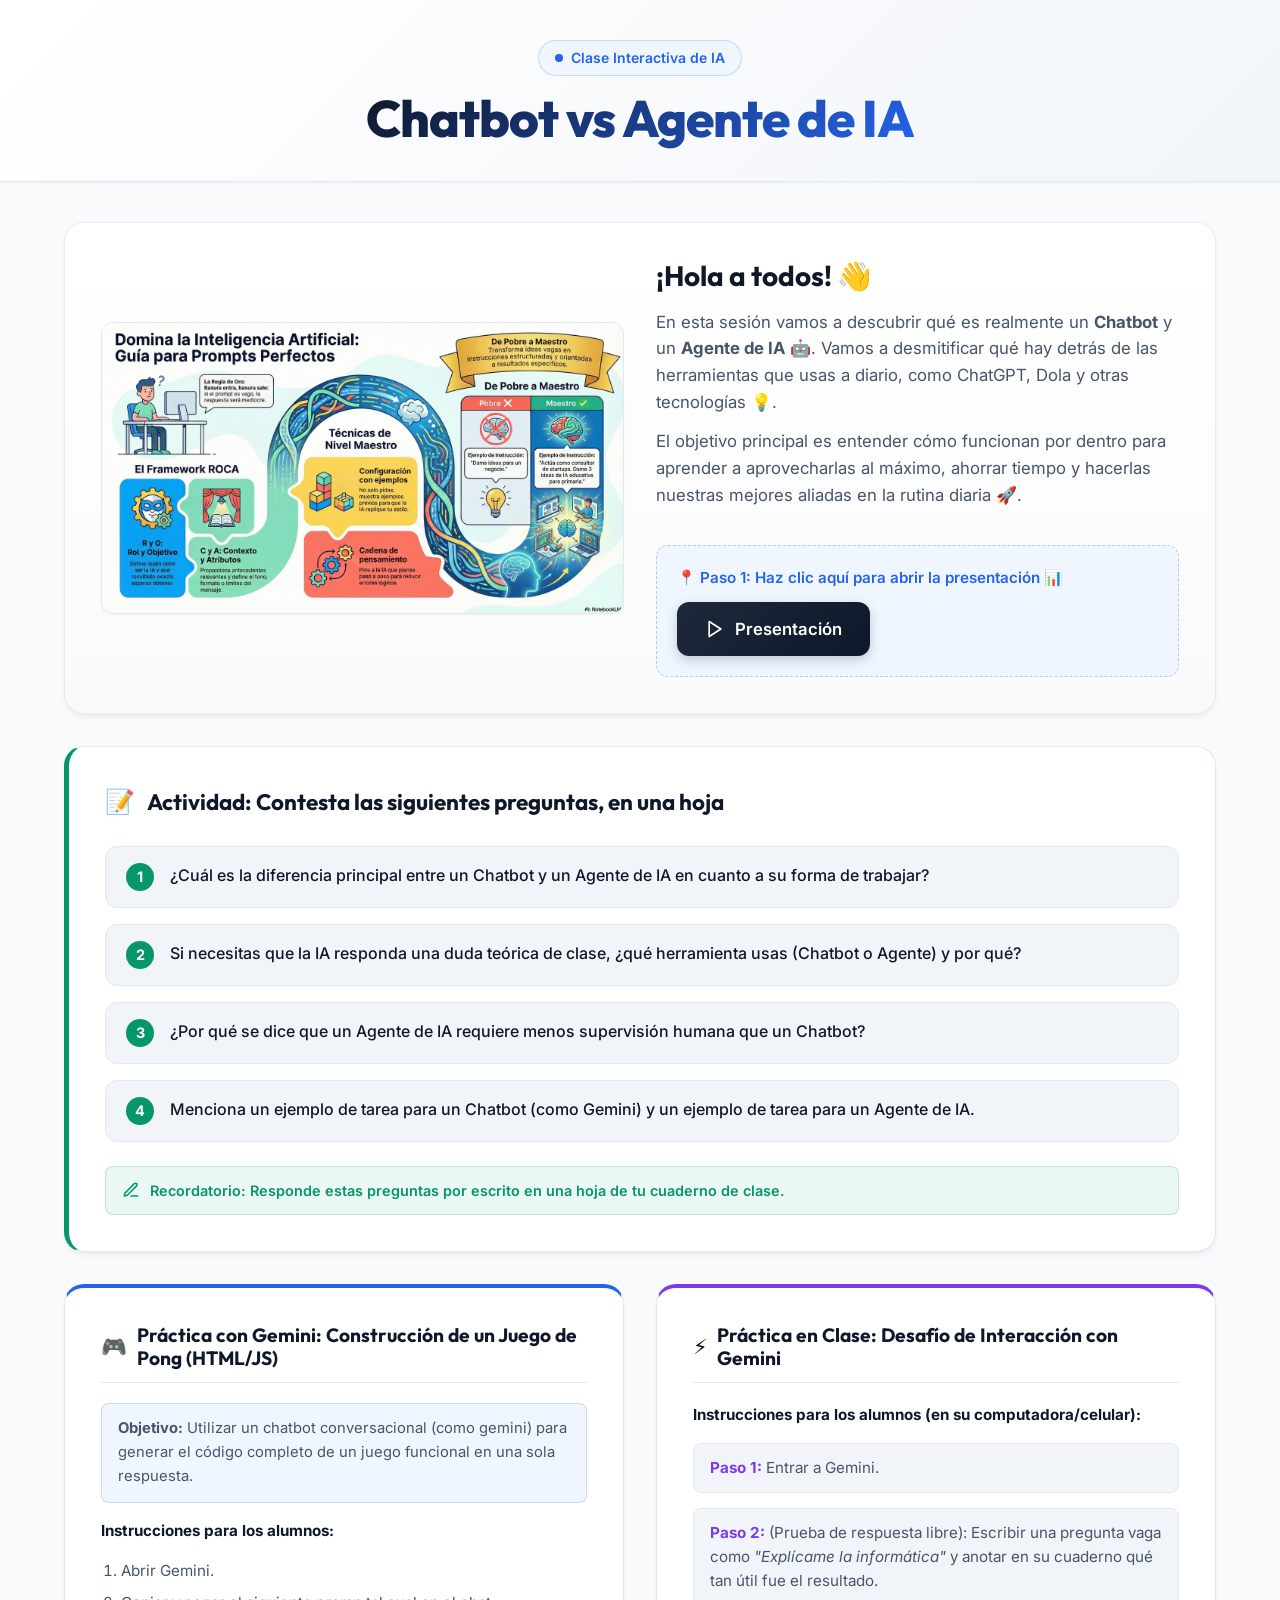
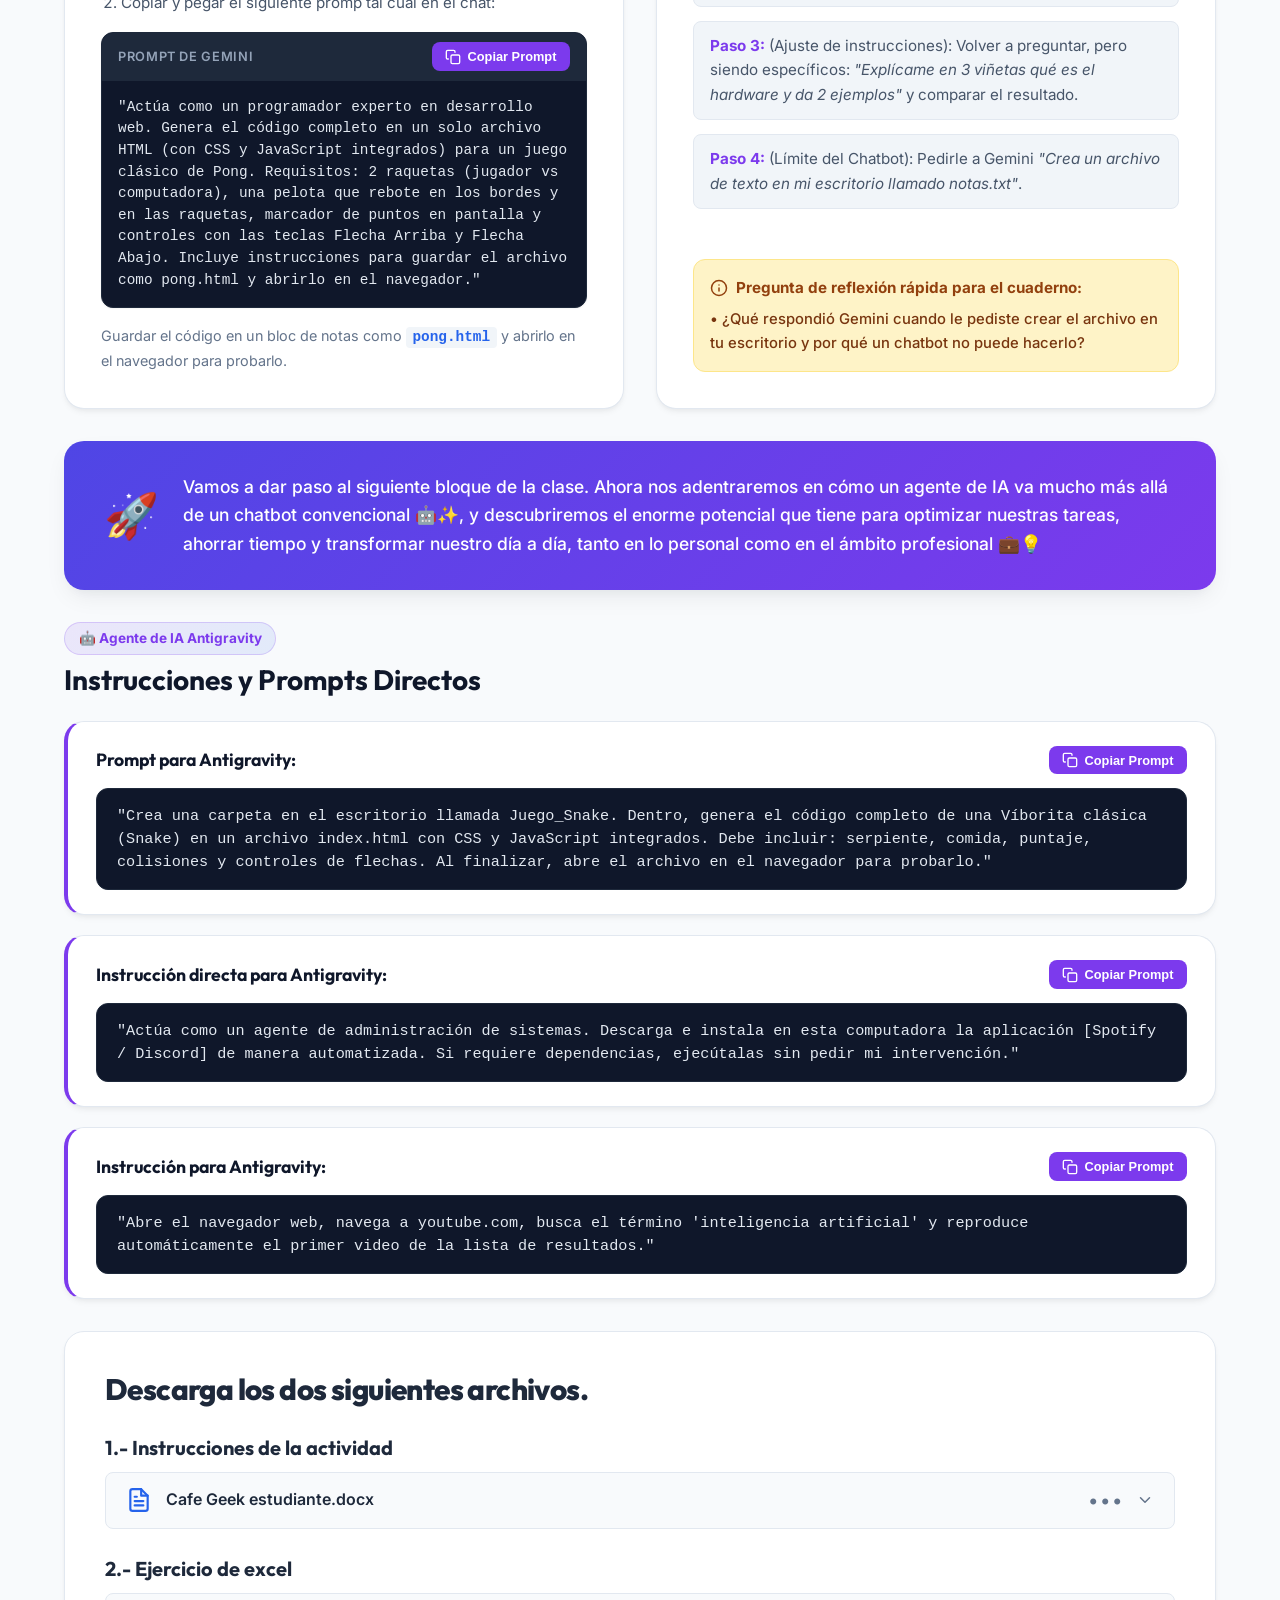
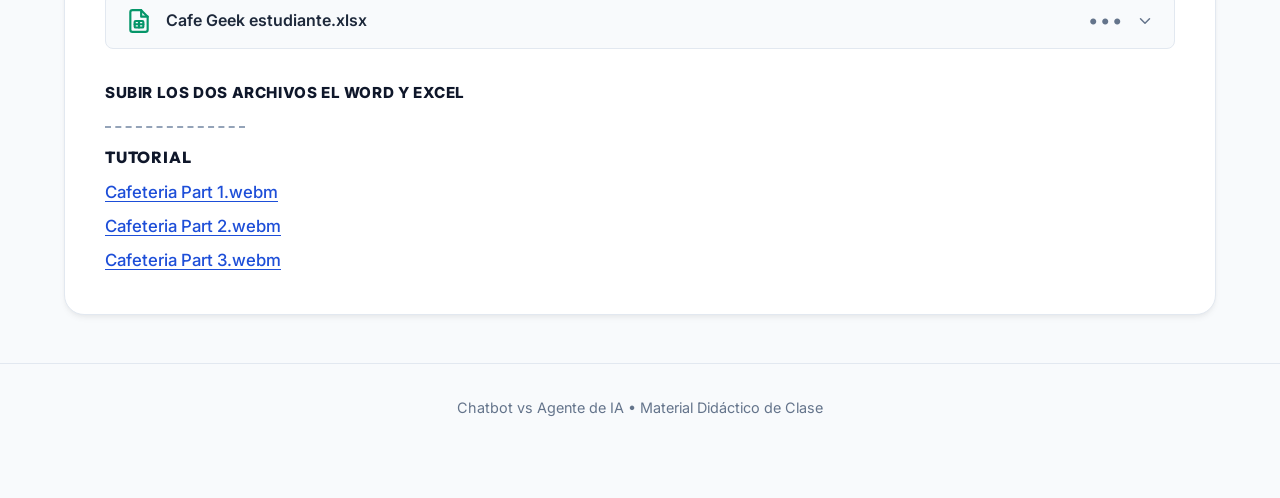
<file: chatbot-vs-agente-ia/index.html>
<!DOCTYPE html>
<html lang="es">
<head>
    <meta charset="UTF-8">
    <meta name="viewport" content="width=device-width, initial-scale=1.0">
    <title>Chatbot vs Agente de IA - Guía Interactiva</title>
    <meta name="description" content="Sesión interactiva sobre la diferencia entre Chatbots y Agentes de IA, actividades prácticas y prompts para la clase.">
    <!-- Google Fonts -->
    <link rel="preconnect" href="https://fonts.googleapis.com">
    <link rel="preconnect" href="https://fonts.gstatic.com" crossorigin>
    <link href="https://fonts.googleapis.com/css2?family=Inter:wght@400;500;600;700&family=Outfit:wght@500;600;700;800&display=swap" rel="stylesheet">
    <link rel="stylesheet" href="styles.css">
</head>
<body>

    <!-- Header Principal -->
    <header class="main-header">
        <div class="container header-container">
            <div class="header-badge">
                <span class="pulse-dot"></span> Clase Interactiva de IA
            </div>
            <h1 class="main-title">Chatbot vs Agente de IA</h1>
        </div>
    </header>

    <!-- Contenido Principal -->
    <main class="container">

        <!-- Bloque 1: Presentación e Infografía -->
        <section class="section-card hero-section" id="presentacion">
            <div class="grid-2-cols flex-align-center">
                <!-- Columna Izquierda: Infografía -->
                <div class="infografia-wrapper">
                    <div class="infografia-card">
                        <img src="Infografia.png" alt="Domina la Inteligencia Artificial: Guía para Prompts Perfectos" id="infografia-img" class="zoomable-img">
                        <div class="zoom-overlay">
                            <svg xmlns="http://www.w3.org/2000/svg" width="24" height="24" viewBox="0 0 24 24" fill="none" stroke="currentColor" stroke-width="2" stroke-linecap="round" stroke-linejoin="round"><circle cx="11" cy="11" r="8"></circle><line x1="21" y1="21" x2="16.65" y2="16.65"></line><line x1="11" y1="8" x2="11" y2="14"></line><line x1="8" y1="11" x2="14" y2="11"></line></svg>
                            <span>Haz clic para ampliar infografía</span>
                        </div>
                    </div>
                </div>

                <!-- Columna Derecha: Texto de Introducción y Botón -->
                <div class="intro-content">
                    <div class="welcome-box">
                        <h2>¡Hola a todos! 👋</h2>
                        <p class="intro-text">
                            En esta sesión vamos a descubrir qué es realmente un <strong>Chatbot</strong> y un <strong>Agente de IA</strong> 🤖. Vamos a desmitificar qué hay detrás de las herramientas que usas a diario, como ChatGPT, Dola y otras tecnologías 💡.
                        </p>
                        <p class="intro-text">
                            El objetivo principal es entender cómo funcionan por dentro para aprender a aprovecharlas al máximo, ahorrar tiempo y hacerlas nuestras mejores aliadas en la rutina diaria 🚀.
                        </p>
                    </div>

                    <div class="presentation-link-card">
                        <p class="step-label">📍 Paso 1: Haz clic aquí para abrir la presentación 📊</p>
                        <a href="Strategic_Prompt_Engineering.pptx" download="Strategic_Prompt_Engineering.pptx" class="btn-presentacion" id="btn-presentacion-link">
                            <svg xmlns="http://www.w3.org/2000/svg" width="20" height="20" viewBox="0 0 24 24" fill="none" stroke="currentColor" stroke-width="2" stroke-linecap="round" stroke-linejoin="round"><polygon points="5 3 19 12 5 21 5 3"></polygon></svg>
                            <span>Presentación</span>
                        </a>
                    </div>
                </div>
            </div>
        </section>

        <!-- Bloque 2: Actividad Teórica (Preguntas) -->
        <section class="section-card actividad-section" id="actividad-teorica">
            <div class="section-header-badge">
                <span class="badge-icon">📝</span>
                <h2>Actividad: Contesta las siguientes preguntas, en una hoja</h2>
            </div>

            <div class="questions-list-container">
                <ul class="questions-list">
                    <li class="question-item">
                        <span class="question-num">1</span>
                        <div class="question-text">
                            ¿Cuál es la diferencia principal entre un Chatbot y un Agente de IA en cuanto a su forma de trabajar?
                        </div>
                    </li>
                    <li class="question-item">
                        <span class="question-num">2</span>
                        <div class="question-text">
                            Si necesitas que la IA responda una duda teórica de clase, ¿qué herramienta usas (Chatbot o Agente) y por qué?
                        </div>
                    </li>
                    <li class="question-item">
                        <span class="question-num">3</span>
                        <div class="question-text">
                            ¿Por qué se dice que un Agente de IA requiere menos supervisión humana que un Chatbot?
                        </div>
                    </li>
                    <li class="question-item">
                        <span class="question-num">4</span>
                        <div class="question-text">
                            Menciona un ejemplo de tarea para un Chatbot (como Gemini) y un ejemplo de tarea para un Agente de IA.
                        </div>
                    </li>
                </ul>
            </div>

            <div class="notebook-reminder">
                <svg xmlns="http://www.w3.org/2000/svg" width="18" height="18" viewBox="0 0 24 24" fill="none" stroke="currentColor" stroke-width="2" stroke-linecap="round" stroke-linejoin="round"><path d="M12 20h9"></path><path d="M16.5 3.5a2.121 2.121 0 0 1 3 3L7 19l-4 1 1-4L16.5 3.5z"></path></svg>
                <span>Recordatorio: Responde estas preguntas por escrito en una hoja de tu cuaderno de clase.</span>
            </div>
        </section>

        <!-- Bloque 3: Prácticas en Clase (Lado a Lado) -->
        <section class="practicas-grid-section" id="practicas-gemini">
            <div class="grid-2-cols">
                
                <!-- Tarjeta Práctica Pong -->
                <div class="section-card practica-card card-pong">
                    <div class="card-header-tag">
                        <span class="tag-icon">🎮</span>
                        <h3>Práctica con Gemini: Construcción de un Juego de Pong (HTML/JS)</h3>
                    </div>
                    
                    <div class="card-body">
                        <div class="objetivo-box">
                            <strong>Objetivo:</strong> Utilizar un chatbot conversacional (como gemini) para generar el código completo de un juego funcional en una sola respuesta.
                        </div>

                        <p class="instructions-heading">Instrucciones para los alumnos:</p>
                        <ol class="styled-list">
                            <li>Abrir Gemini.</li>
                            <li>Copiar y pegar el siguiente promp tal cual en el chat:</li>
                        </ol>

                        <div class="prompt-box">
                            <div class="prompt-header">
                                <span>Prompt de Gemini</span>
                                <button class="btn-copy-prompt" data-copy-target="prompt-pong">
                                    <svg xmlns="http://www.w3.org/2000/svg" width="16" height="16" viewBox="0 0 24 24" fill="none" stroke="currentColor" stroke-width="2" stroke-linecap="round" stroke-linejoin="round"><rect x="9" y="9" width="13" height="13" rx="2" ry="2"></rect><path d="M5 15H4a2 2 0 0 1-2-2V4a2 2 0 0 1 2-2h9a2 2 0 0 1 2 2v1"></path></svg>
                                    <span>Copiar Prompt</span>
                                </button>
                            </div>
                            <blockquote class="prompt-content" id="prompt-pong">"Actúa como un programador experto en desarrollo web. Genera el código completo en un solo archivo HTML (con CSS y JavaScript integrados) para un juego clásico de Pong. Requisitos: 2 raquetas (jugador vs computadora), una pelota que rebote en los bordes y en las raquetas, marcador de puntos en pantalla y controles con las teclas Flecha Arriba y Flecha Abajo. Incluye instrucciones para guardar el archivo como pong.html y abrirlo en el navegador."</blockquote>
                        </div>

                        <p class="final-step-text">
                            Guardar el código en un bloc de notas como <code>pong.html</code> y abrirlo en el navegador para probarlo.
                        </p>
                    </div>
                </div>

                <!-- Tarjeta Desafío Gemini -->
                <div class="section-card practica-card card-desafio">
                    <div class="card-header-tag alt-tag">
                        <span class="tag-icon">⚡</span>
                        <h3>Práctica en Clase: Desafío de Interacción con Gemini</h3>
                    </div>

                    <div class="card-body">
                        <p class="instructions-heading">Instrucciones para los alumnos (en su computadora/celular):</p>
                        <ol class="styled-list number-steps">
                            <li><span class="step-badge">Paso 1:</span> Entrar a Gemini.</li>
                            <li><span class="step-badge">Paso 2:</span> (Prueba de respuesta libre): Escribir una pregunta vaga como <em>"Explícame la informática"</em> y anotar en su cuaderno qué tan útil fue el resultado.</li>
                            <li><span class="step-badge">Paso 3:</span> (Ajuste de instrucciones): Volver a preguntar, pero siendo específicos: <em>"Explícame en 3 viñetas qué es el hardware y da 2 ejemplos"</em> y comparar el resultado.</li>
                            <li><span class="step-badge">Paso 4:</span> (Límite del Chatbot): Pedirle a Gemini <em>"Crea un archivo de texto en mi escritorio llamado notas.txt"</em>.</li>
                        </ol>

                        <div class="reflection-card">
                            <div class="reflection-title">
                                <svg xmlns="http://www.w3.org/2000/svg" width="18" height="18" viewBox="0 0 24 24" fill="none" stroke="currentColor" stroke-width="2" stroke-linecap="round" stroke-linejoin="round"><circle cx="12" cy="12" r="10"></circle><line x1="12" y1="16" x2="12" y2="12"></line><line x1="12" y1="8" x2="12.01" y2="8"></line></svg>
                                Pregunta de reflexión rápida para el cuaderno:
                            </div>
                            <p class="reflection-question">
                                • ¿Qué respondió Gemini cuando le pediste crear el archivo en tu escritorio y por qué un chatbot no puede hacerlo?
                            </p>
                        </div>
                    </div>
                </div>

            </div>
        </section>

        <!-- Bloque 4: Transición a Agente de IA -->
        <section class="transition-banner" id="transicion-agente">
            <div class="transition-icon">🚀</div>
            <p class="transition-text">
                Vamos a dar paso al siguiente bloque de la clase. Ahora nos adentraremos en cómo un agente de IA va mucho más allá de un chatbot convencional 🤖✨, y descubriremos el enorme potencial que tiene para optimizar nuestras tareas, ahorrar tiempo y transformar nuestro día a día, tanto en lo personal como en el ámbito profesional 💼💡
            </p>
        </section>

        <!-- Bloque 5: Prompts / Instrucciones para Antigravity -->
        <section class="antigravity-section" id="prompts-antigravity">
            <div class="section-title-wrapper">
                <span class="agent-badge">🤖 Agente de IA Antigravity</span>
                <h2>Instrucciones y Prompts Directos</h2>
            </div>

            <div class="prompts-stack">
                
                <!-- Tarjeta 1: Snake -->
                <div class="section-card prompt-agent-card">
                    <div class="agent-card-header">
                        <div class="prompt-title">Prompt para Antigravity:</div>
                        <button class="btn-copy-prompt" data-copy-target="prompt-snake">
                            <svg xmlns="http://www.w3.org/2000/svg" width="16" height="16" viewBox="0 0 24 24" fill="none" stroke="currentColor" stroke-width="2" stroke-linecap="round" stroke-linejoin="round"><rect x="9" y="9" width="13" height="13" rx="2" ry="2"></rect><path d="M5 15H4a2 2 0 0 1-2-2V4a2 2 0 0 1 2-2h9a2 2 0 0 1 2 2v1"></path></svg>
                            <span>Copiar Prompt</span>
                        </button>
                    </div>
                    <blockquote class="agent-prompt-text" id="prompt-snake">"Crea una carpeta en el escritorio llamada Juego_Snake. Dentro, genera el código completo de una Víborita clásica (Snake) en un archivo index.html con CSS y JavaScript integrados. Debe incluir: serpiente, comida, puntaje, colisiones y controles de flechas. Al finalizar, abre el archivo en el navegador para probarlo."</blockquote>
                </div>

                <!-- Tarjeta 2: Instalación Software -->
                <div class="section-card prompt-agent-card">
                    <div class="agent-card-header">
                        <div class="prompt-title">Instrucción directa para Antigravity:</div>
                        <button class="btn-copy-prompt" data-copy-target="prompt-install">
                            <svg xmlns="http://www.w3.org/2000/svg" width="16" height="16" viewBox="0 0 24 24" fill="none" stroke="currentColor" stroke-width="2" stroke-linecap="round" stroke-linejoin="round"><rect x="9" y="9" width="13" height="13" rx="2" ry="2"></rect><path d="M5 15H4a2 2 0 0 1-2-2V4a2 2 0 0 1 2-2h9a2 2 0 0 1 2 2v1"></path></svg>
                            <span>Copiar Prompt</span>
                        </button>
                    </div>
                    <blockquote class="agent-prompt-text" id="prompt-install">"Actúa como un agente de administración de sistemas. Descarga e instala en esta computadora la aplicación [Spotify / Discord] de manera automatizada. Si requiere dependencias, ejecútalas sin pedir mi intervención."</blockquote>
                </div>

                <!-- Tarjeta 3: Navegador YouTube -->
                <div class="section-card prompt-agent-card">
                    <div class="agent-card-header">
                        <div class="prompt-title">Instrucción para Antigravity:</div>
                        <button class="btn-copy-prompt" data-copy-target="prompt-youtube">
                            <svg xmlns="http://www.w3.org/2000/svg" width="16" height="16" viewBox="0 0 24 24" fill="none" stroke="currentColor" stroke-width="2" stroke-linecap="round" stroke-linejoin="round"><rect x="9" y="9" width="13" height="13" rx="2" ry="2"></rect><path d="M5 15H4a2 2 0 0 1-2-2V4a2 2 0 0 1 2-2h9a2 2 0 0 1 2 2v1"></path></svg>
                            <span>Copiar Prompt</span>
                        </button>
                    </div>
                    <blockquote class="agent-prompt-text" id="prompt-youtube">"Abre el navegador web, navega a youtube.com, busca el término 'inteligencia artificial' y reproduce automáticamente el primer video de la lista de resultados."</blockquote>
                </div>

            </div>
        </section>


        <!-- Bloque 5: Descarga de Archivos de Actividad & Tutoriales -->
        <section class="section-card actividad-archivos-section" id="actividad-archivos">
            <h2 class="section-main-title">Descarga los dos siguientes archivos.</h2>

            <div class="file-group">
                <h3 class="file-group-title">1.- Instrucciones de la actividad</h3>
                <a href="Cafe Geek estudiante.docx" download="Cafe Geek estudiante.docx" class="file-item-card" title="Descargar instrucciones en Word">
                    <div class="file-item-left">
                        <svg class="file-type-icon" viewBox="0 0 24 24" fill="none" stroke="#2563eb" stroke-width="2" stroke-linecap="round" stroke-linejoin="round">
                            <path d="M14 2H6a2 2 0 0 0-2 2v16a2 2 0 0 0 2 2h12a2 2 0 0 0 2-2V8z"></path>
                            <polyline points="14 2 14 8 20 8"></polyline>
                            <line x1="16" y1="13" x2="8" y2="13"></line>
                            <line x1="16" y1="17" x2="8" y2="17"></line>
                            <polyline points="10 9 9 9 8 9"></polyline>
                        </svg>
                        <span class="file-name-text">Cafe Geek estudiante.docx</span>
                    </div>
                    <div class="file-item-right">
                        <span class="file-more-dots">•••</span>
                        <svg class="file-chevron" viewBox="0 0 24 24" fill="none" stroke="currentColor" stroke-width="2" stroke-linecap="round" stroke-linejoin="round">
                            <polyline points="6 9 12 15 18 9"></polyline>
                        </svg>
                    </div>
                </a>
            </div>

            <div class="file-group">
                <h3 class="file-group-title">2.- Ejercicio de excel</h3>
                <a href="Cafe Geek estudiante.xlsx" download="Cafe Geek estudiante.xlsx" class="file-item-card" title="Descargar ejercicio en Excel">
                    <div class="file-item-left">
                        <svg class="file-type-icon" viewBox="0 0 24 24" fill="none" stroke="#059669" stroke-width="2" stroke-linecap="round" stroke-linejoin="round">
                            <path d="M14 2H6a2 2 0 0 0-2 2v16a2 2 0 0 0 2 2h12a2 2 0 0 0 2-2V8z"></path>
                            <polyline points="14 2 14 8 20 8"></polyline>
                            <rect x="8" y="12" width="8" height="6" rx="1"></rect>
                            <line x1="12" y1="12" x2="12" y2="18"></line>
                            <line x1="8" y1="15" x2="16" y2="15"></line>
                        </svg>
                        <span class="file-name-text">Cafe Geek estudiante.xlsx</span>
                    </div>
                    <div class="file-item-right">
                        <span class="file-more-dots">•••</span>
                        <svg class="file-chevron" viewBox="0 0 24 24" fill="none" stroke="currentColor" stroke-width="2" stroke-linecap="round" stroke-linejoin="round">
                            <polyline points="6 9 12 15 18 9"></polyline>
                        </svg>
                    </div>
                </a>
            </div>

            <p class="instruccion-subir">SUBIR LOS DOS ARCHIVOS EL WORD Y EXCEL</p>

            <hr class="tutorial-divider-dash">

            <div class="tutorial-container">
                <h4 class="tutorial-heading">TUTORIAL</h4>
                <ul class="tutorial-links-list">
                    <li><a href="https://myunitecedu-my.sharepoint.com/:v:/r/personal/daniel_garciag_my_unitec_edu_mx/_layouts/15/stream.aspx?id=%2Fpersonal%2Fdaniel_garciag_my_unitec_edu_mx%2FDocuments%2FClase%20informatica%202%2FVideos%20de%20cafeteria%2FCafeteria%20Part%201.webm&share=cQqyvpCL1TPuR7OuAIlbh5NYEgUChL4DvpFYNG0lAFDJYNwdiA&nav=eyJyZWZlcnJhbEluZm8iOnsicmVmZXJyYWxBcHAiOiJTdHJlYW1XZWJBcHAiLCJyZWZlcnJhbFZpZXciOiJTaGFyZURpYWxvZy1MaW5rIiwicmVmZXJyYWxBcHBQbGF0Zm9ybSI6IldlYiIsInJlZmVycmFsTW9kZSI6InZpZXcifX0%3D" target="_blank" rel="noopener noreferrer" class="tutorial-link-item">Cafeteria Part 1.webm</a></li>
                    <li><a href="https://myunitecedu-my.sharepoint.com/:v:/r/personal/daniel_garciag_my_unitec_edu_mx/_layouts/15/stream.aspx?id=%2Fpersonal%2Fdaniel_garciag_my_unitec_edu_mx%2FDocuments%2FClase%20informatica%202%2FVideos%20de%20cafeteria%2FCafeteria%20Part%202.webm&share=cQq0azDIM3gWTZOf4e6TS6NOEgUCHOEwbu2wo1f8UZ9URXw2_A&nav=eyJyZWZlcnJhbEluZm8iOnsicmVmZXJyYWxBcHAiOiJTdHJlYW1XZWJBcHAiLCJyZWZlcnJhbFZpZXciOiJTaGFyZURpYWxvZy1MaW5rIiwicmVmZXJyYWxBcHBQbGF0Zm9ybSI6IldlYiIsInJlZmVycmFsTW9kZSI6InZpZXcifX0%3D" target="_blank" rel="noopener noreferrer" class="tutorial-link-item">Cafeteria Part 2.webm</a></li>
                    <li><a href="https://myunitecedu-my.sharepoint.com/:v:/r/personal/daniel_garciag_my_unitec_edu_mx/_layouts/15/stream.aspx?id=%2Fpersonal%2Fdaniel_garciag_my_unitec_edu_mx%2FDocuments%2FClase%20informatica%202%2FVideos%20de%20cafeteria%2FCafeteria%20Part%203.webm&share=cQqkH3LGWtEpSKsdrlp0Oh2eEgUCsF6nvxU92QG_j_9_WlSIyQ&nav=eyJyZWZlcnJhbEluZm8iOnsicmVmZXJyYWxBcHAiOiJTdHJlYW1XZWJBcHAiLCJyZWZlcnJhbFZpZXciOiJTaGFyZURpYWxvZy1MaW5rIiwicmVmZXJyYWxBcHBQbGF0Zm9ybSI6IldlYiIsInJlZmVycmFsTW9kZSI6InZpZXcifX0%3D" target="_blank" rel="noopener noreferrer" class="tutorial-link-item">Cafeteria Part 3.webm</a></li>
                </ul>
            </div>
        </section>

    </main>

    <!-- Footer -->
    <footer class="main-footer">
        <div class="container footer-container">
            <p>Chatbot vs Agente de IA • Material Didáctico de Clase</p>
        </div>
    </footer>

    <!-- Modal Lightbox para Infografía -->
    <div class="modal-overlay" id="infografia-modal" aria-hidden="true">
        <div class="modal-content">
            <button class="modal-close" id="modal-close-btn" aria-label="Cerrar modal">&times;</button>
            <div class="modal-img-container">
                <img src="Infografia.png" alt="Domina la Inteligencia Artificial: Guía para Prompts Perfectos - Ampliado">
            </div>
        </div>
    </div>

    <!-- Notificación Toast -->
    <div class="toast-notification" id="toast-notification">
        <svg xmlns="http://www.w3.org/2000/svg" width="20" height="20" viewBox="0 0 24 24" fill="none" stroke="currentColor" stroke-width="2" stroke-linecap="round" stroke-linejoin="round"><polyline points="20 6 9 17 4 12"></polyline></svg>
        <span>¡Prompt copiado al portapapeles!</span>
    </div>

    <script src="script.js"></script>
</body>
</html>
</file>
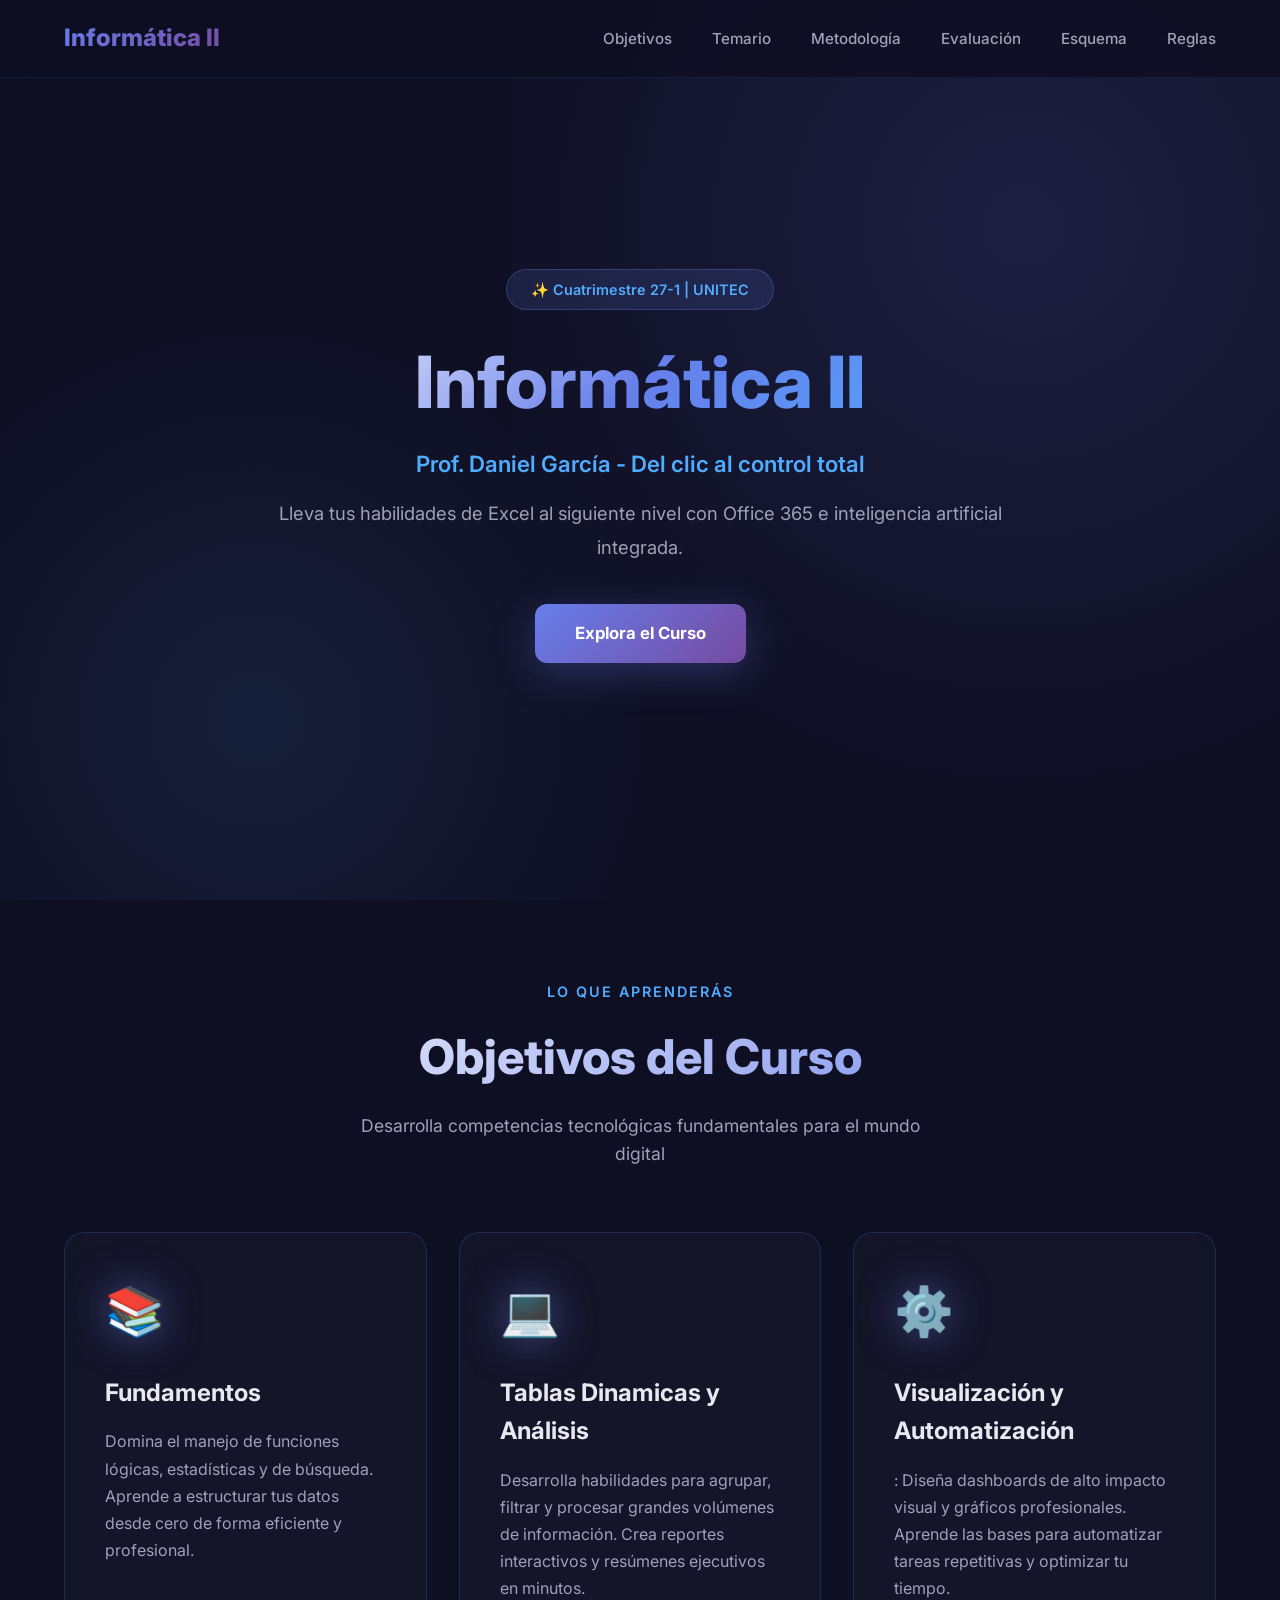
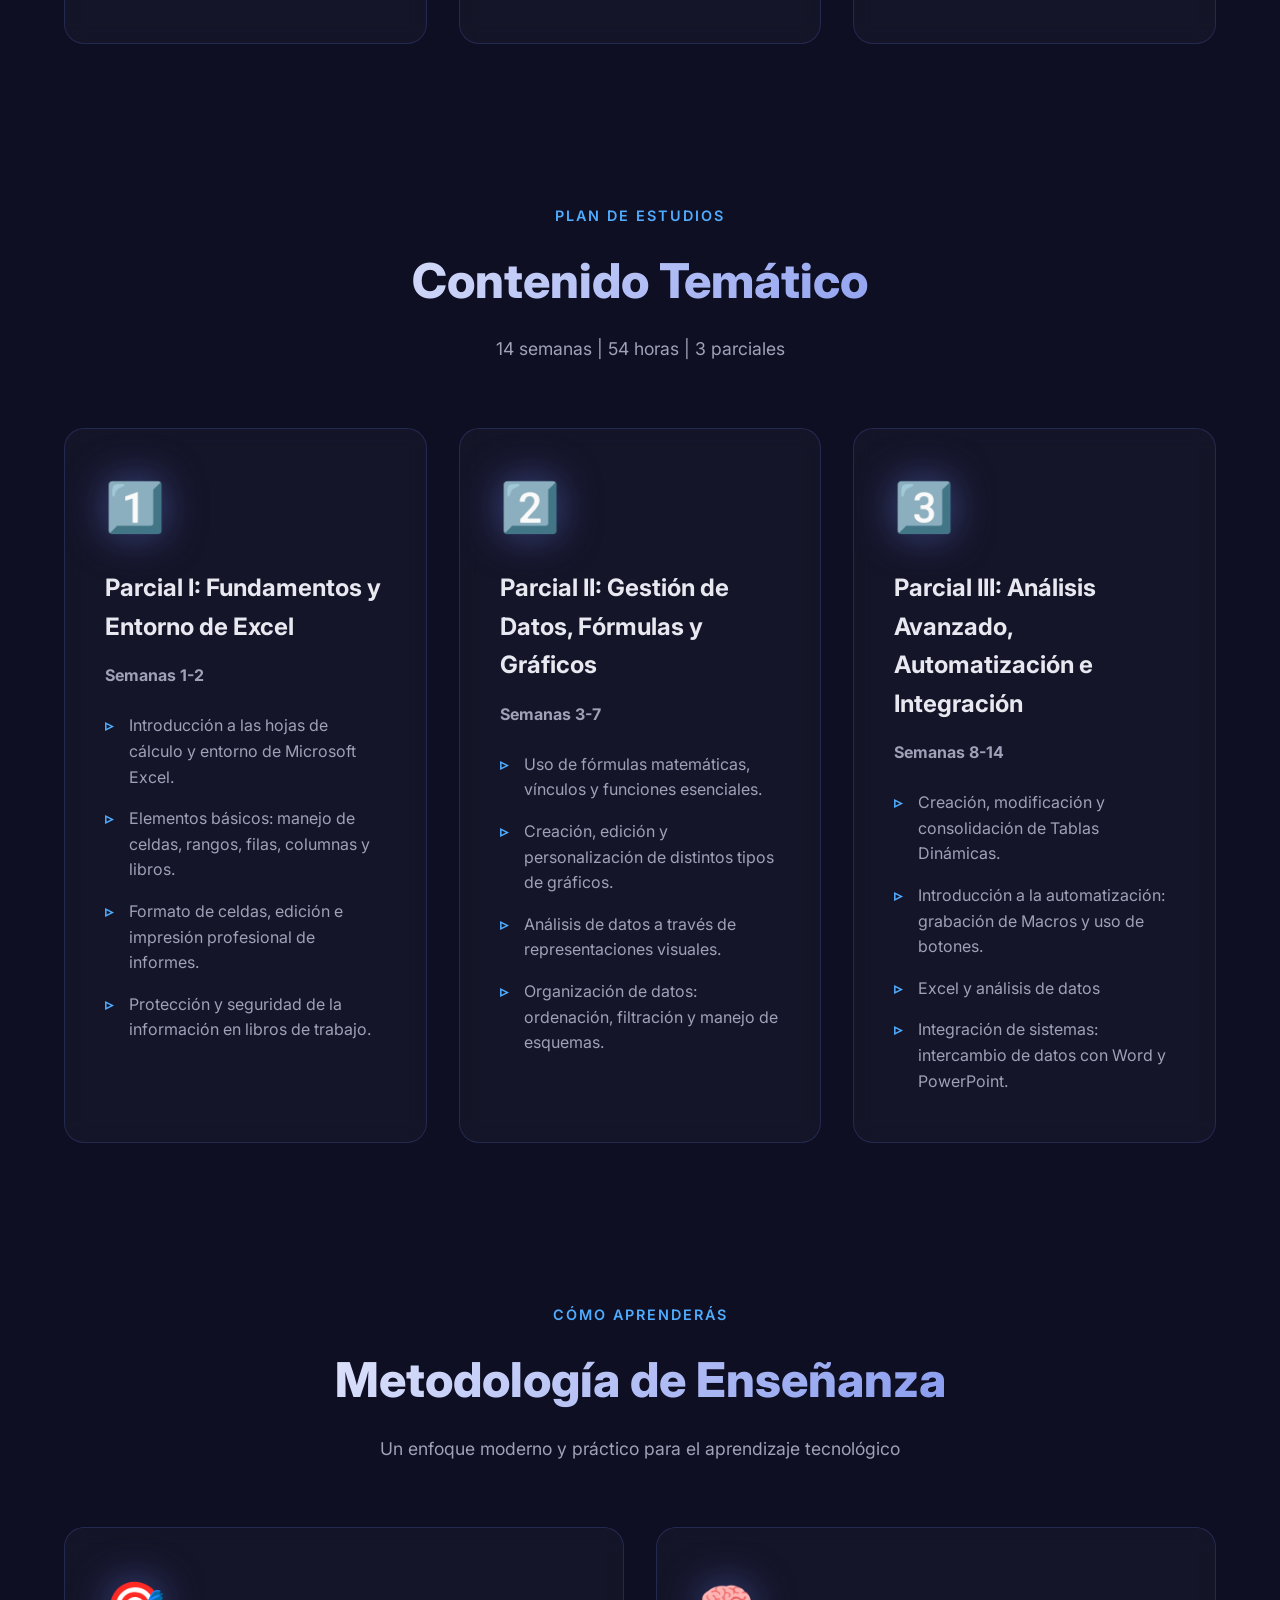
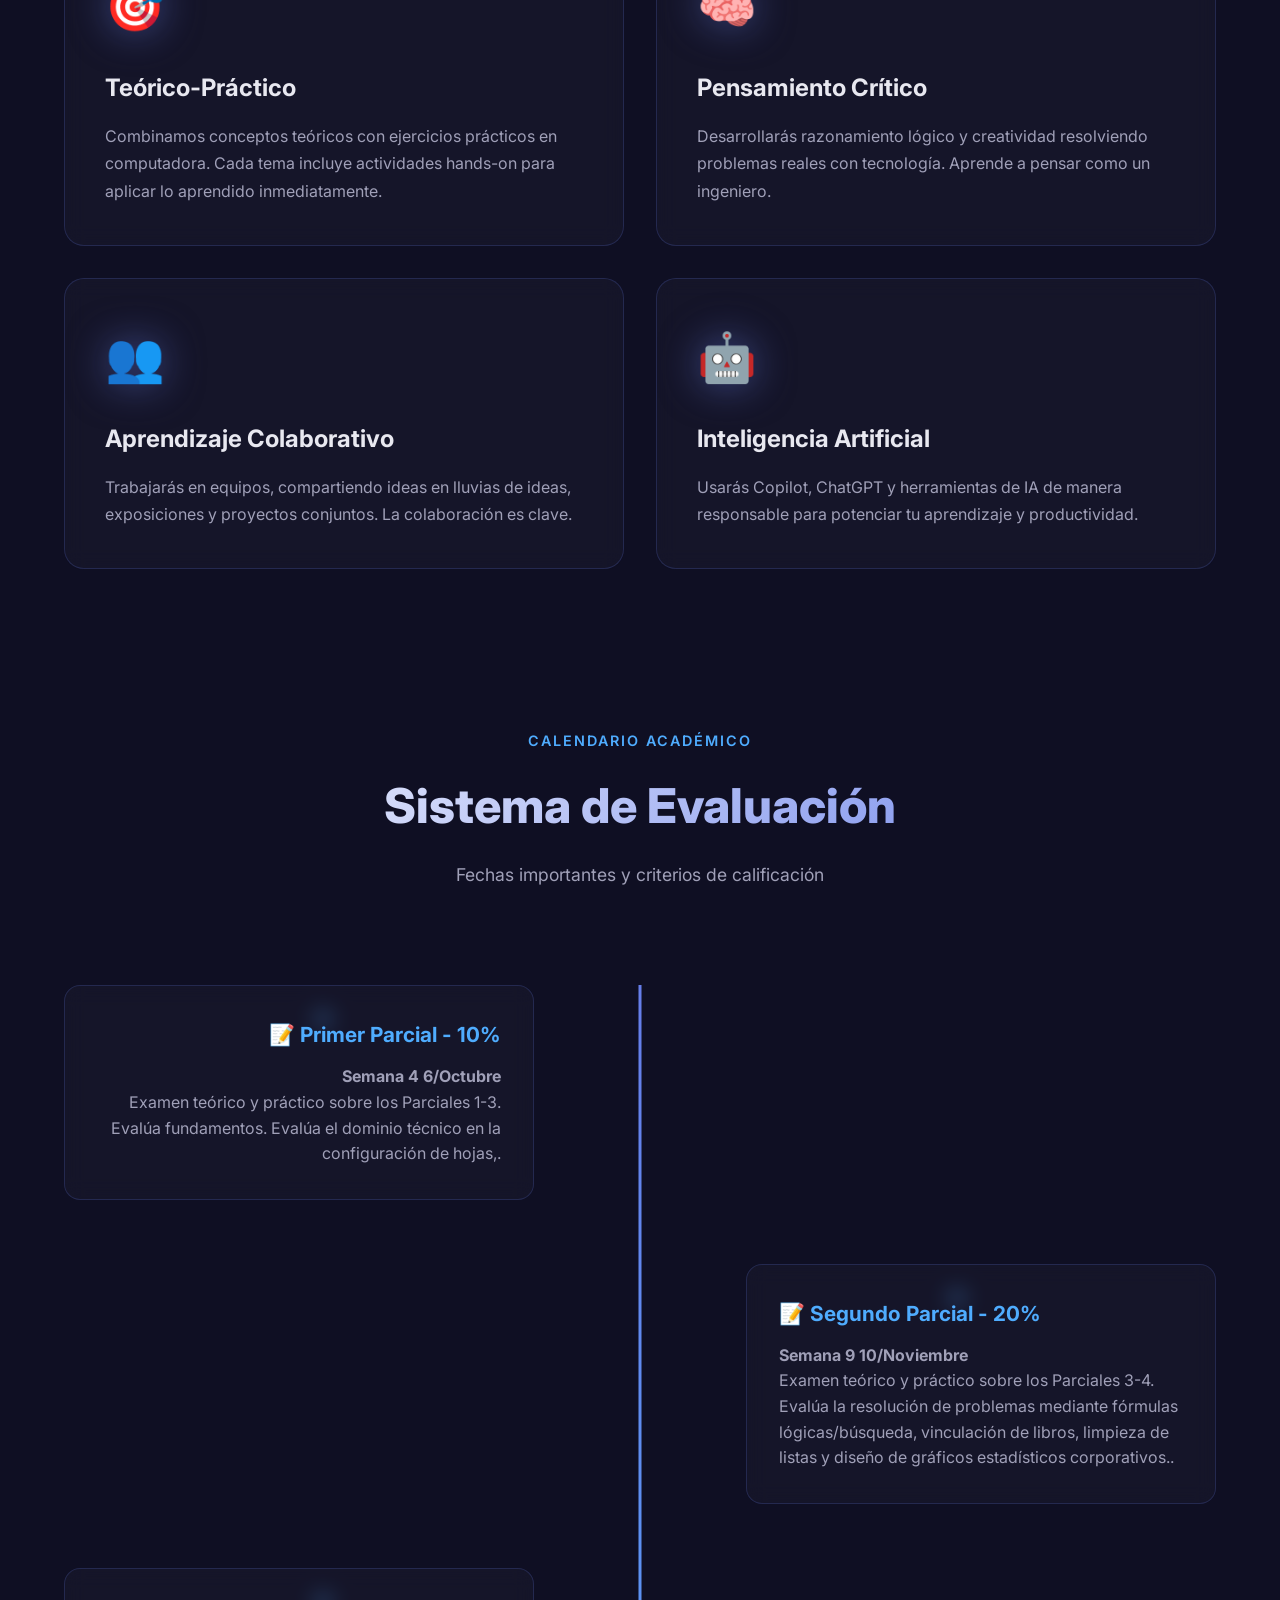
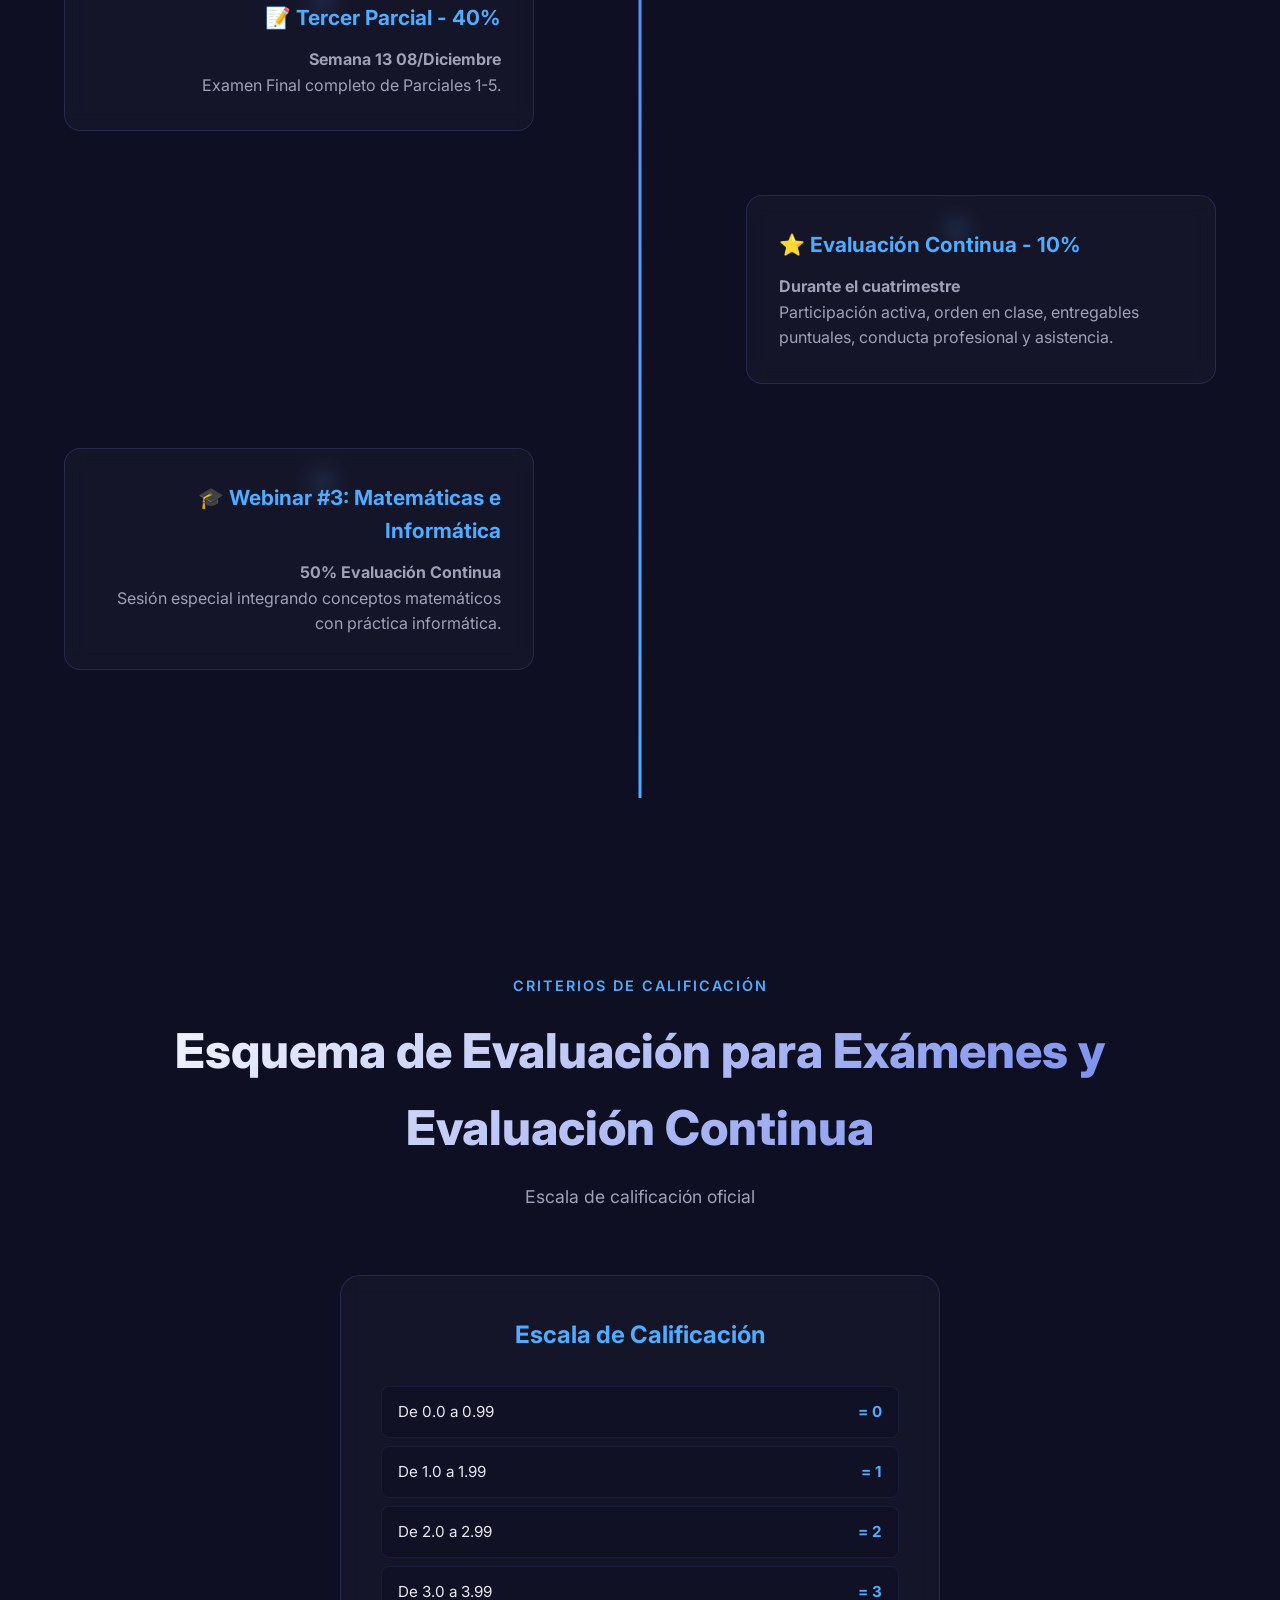
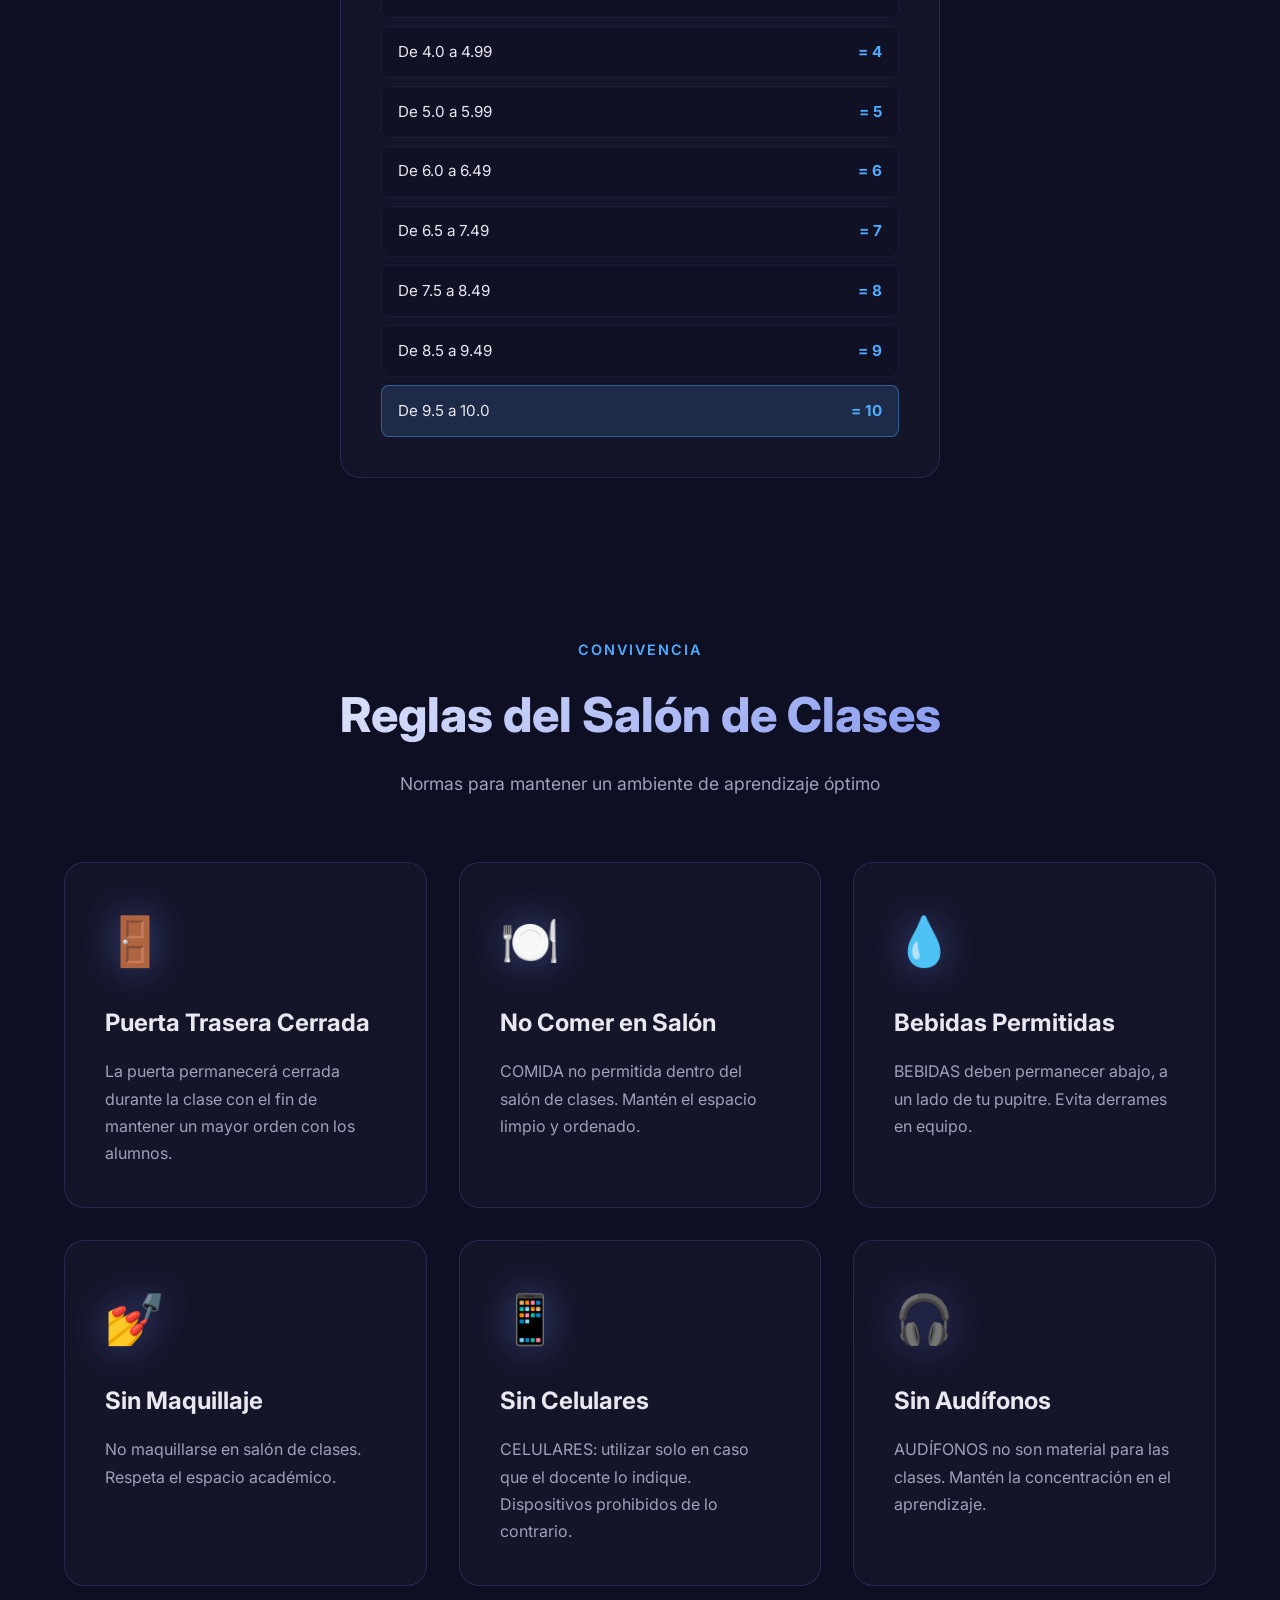
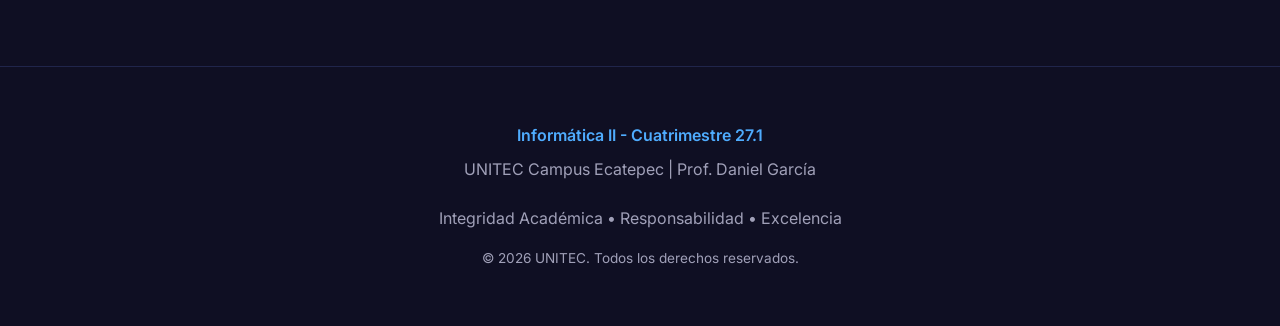
<file: info2/index.html>
<!DOCTYPE html>
<html lang="es">

<head>
    <meta charset="UTF-8">
    <meta name="viewport" content="width=device-width, initial-scale=1.0">
    <title>Informática II - Bienvenida UNITEC</title>
    <link rel="preconnect" href="https://fonts.googleapis.com">
    <link rel="preconnect" href="https://fonts.gstatic.com" crossorigin>
    <link href="https://fonts.googleapis.com/css2?family=Inter:wght@300;400;500;600;700;800&display=swap"
        rel="stylesheet">
    <style>
        * {
            margin: 0;
            padding: 0;
            box-sizing: border-box;
        }

        :root {
            --primary-gradient: linear-gradient(135deg, #667eea 0%, #764ba2 100%);
            --accent-gradient: linear-gradient(135deg, #4facfe 0%, #00f2fe 100%);
            --dark-bg: #0f0f23;
            --dark-card: #1a1a2e;
            --purple: #667eea;
            --cyan: #4facfe;
            --text-light: #e8e8f0;
            --text-gray: #a0a0b8;
        }

        html {
            scroll-behavior: smooth;
        }

        body {
            font-family: 'Inter', -apple-system, BlinkMacSystemFont, sans-serif;
            background: var(--dark-bg);
            color: var(--text-light);
            line-height: 1.6;
            overflow-x: hidden;
        }

        /* Navigation */
        .navbar {
            position: fixed;
            top: 0;
            left: 0;
            right: 0;
            background: rgba(15, 15, 35, 0.85);
            backdrop-filter: blur(20px);
            padding: 1.2rem 5%;
            display: flex;
            justify-content: space-between;
            align-items: center;
            z-index: 1000;
            border-bottom: 1px solid rgba(102, 126, 234, 0.1);
        }

        .logo {
            font-size: 1.5rem;
            font-weight: 800;
            background: var(--primary-gradient);
            -webkit-background-clip: text;
            -webkit-text-fill-color: transparent;
            background-clip: text;
        }

        .nav-links {
            display: flex;
            gap: 2.5rem;
            list-style: none;
        }

        .nav-links a {
            color: var(--text-gray);
            text-decoration: none;
            font-weight: 500;
            font-size: 0.95rem;
            transition: all 0.3s ease;
            position: relative;
        }

        .nav-links a::after {
            content: '';
            position: absolute;
            bottom: -5px;
            left: 0;
            width: 0;
            height: 2px;
            background: var(--accent-gradient);
            transition: width 0.3s ease;
        }

        .nav-links a:hover {
            color: var(--cyan);
        }

        .nav-links a:hover::after {
            width: 100%;
        }

        /* Hero Section */
        .hero {
            min-height: 100vh;
            display: flex;
            align-items: center;
            justify-content: center;
            position: relative;
            overflow: hidden;
            padding: 6rem 5% 4rem;
            z-index: 1;
        }

        .hero::before {
            content: '';
            position: absolute;
            top: -50%;
            right: -20%;
            width: 80%;
            height: 150%;
            background: radial-gradient(circle, rgba(102, 126, 234, 0.15) 0%, transparent 70%);
            animation: float 15s ease-in-out infinite;
        }

        .hero::after {
            content: '';
            position: absolute;
            bottom: -30%;
            left: -10%;
            width: 60%;
            height: 100%;
            background: radial-gradient(circle, rgba(79, 172, 254, 0.1) 0%, transparent 70%);
            animation: float 20s ease-in-out infinite reverse;
        }

        @keyframes float {

            0%,
            100% {
                transform: translate(0, 0) rotate(0deg);
            }

            33% {
                transform: translate(30px, -30px) rotate(5deg);
            }

            66% {
                transform: translate(-20px, 20px) rotate(-5deg);
            }
        }

        .hero-content {
            max-width: 800px;
            text-align: center;
            position: relative;
            z-index: 1;
        }

        .hero-badge {
            display: inline-block;
            padding: 0.5rem 1.5rem;
            background: rgba(102, 126, 234, 0.15);
            border: 1px solid rgba(102, 126, 234, 0.3);
            border-radius: 50px;
            font-size: 0.9rem;
            font-weight: 600;
            color: var(--cyan);
            margin-bottom: 2rem;
            animation: fadeInUp 0.8s ease;
        }

        @keyframes fadeInUp {
            from {
                opacity: 0;
                transform: translateY(30px);
            }

            to {
                opacity: 1;
                transform: translateY(0);
            }
        }

        .hero h1 {
            font-size: 4.5rem;
            font-weight: 800;
            margin-bottom: 1.5rem;
            line-height: 1.1;
            background: linear-gradient(135deg, #ffffff 0%, #667eea 50%, #4facfe 100%);
            -webkit-background-clip: text;
            -webkit-text-fill-color: transparent;
            background-clip: text;
            animation: fadeInUp 0.8s ease 0.2s backwards;
        }

        .hero-subtitle {
            font-size: 1.4rem;
            color: var(--cyan);
            margin-bottom: 1rem;
            font-weight: 600;
            animation: fadeInUp 0.8s ease 0.4s backwards;
        }

        .hero p {
            font-size: 1.15rem;
            color: var(--text-gray);
            margin-bottom: 2.5rem;
            line-height: 1.8;
            animation: fadeInUp 0.8s ease 0.6s backwards;
        }

        .cta-button {
            display: inline-block;
            padding: 1rem 2.5rem;
            background: var(--primary-gradient);
            color: white;
            text-decoration: none;
            border-radius: 12px;
            font-weight: 700;
            font-size: 1.05rem;
            transition: all 0.3s ease;
            box-shadow: 0 10px 40px rgba(102, 126, 234, 0.3);
            animation: fadeInUp 0.8s ease 0.8s backwards;
        }

        .cta-button:hover {
            transform: translateY(-3px);
            box-shadow: 0 15px 50px rgba(102, 126, 234, 0.4);
        }

        /* Section Styles */
        section {
            padding: 5rem 5%;
            max-width: 1400px;
            margin: 0 auto;
            position: relative;
            z-index: 2;
            background: var(--dark-bg);
        }

        .section-header {
            text-align: center;
            margin-bottom: 4rem;
        }

        .section-tag {
            font-size: 0.9rem;
            font-weight: 600;
            color: var(--cyan);
            text-transform: uppercase;
            letter-spacing: 2px;
            margin-bottom: 1rem;
        }

        .section-title {
            font-size: 3rem;
            font-weight: 800;
            margin-bottom: 1rem;
            background: linear-gradient(135deg, #ffffff 0%, #667eea 100%);
            -webkit-background-clip: text;
            -webkit-text-fill-color: transparent;
            background-clip: text;
        }

        .section-description {
            font-size: 1.1rem;
            color: var(--text-gray);
            max-width: 600px;
            margin: 0 auto;
        }

        /* Grid Layout */
        .grid {
            display: grid;
            grid-template-columns: repeat(auto-fit, minmax(300px, 1fr));
            gap: 2rem;
        }

        .card {
            background: rgba(26, 26, 46, 0.6);
            backdrop-filter: blur(10px);
            border: 1px solid rgba(102, 126, 234, 0.2);
            border-radius: 20px;
            padding: 2.5rem;
            transition: all 0.4s cubic-bezier(0.175, 0.885, 0.32, 1.275);
            position: relative;
            overflow: hidden;
        }

        .card::before {
            content: '';
            position: absolute;
            top: 0;
            left: 0;
            width: 100%;
            height: 100%;
            background: var(--primary-gradient);
            opacity: 0;
            transition: opacity 0.4s ease;
            z-index: -1;
        }

        .card:hover {
            transform: translateY(-10px);
            border-color: rgba(102, 126, 234, 0.5);
            box-shadow: 0 20px 60px rgba(102, 126, 234, 0.3);
        }

        .card:hover::before {
            opacity: 0.05;
        }

        .card-icon {
            font-size: 3rem;
            margin-bottom: 1.5rem;
            display: inline-block;
            filter: drop-shadow(0 0 20px rgba(102, 126, 234, 0.5));
        }

        .card h3 {
            font-size: 1.5rem;
            font-weight: 700;
            margin-bottom: 1rem;
            color: var(--text-light);
        }

        .card p {
            color: var(--text-gray);
            line-height: 1.7;
        }

        .card ul {
            list-style: none;
            margin-top: 1rem;
        }

        .card li {
            padding: 0.5rem 0;
            color: var(--text-gray);
            position: relative;
            padding-left: 1.5rem;
        }

        .card li::before {
            content: '▹';
            position: absolute;
            left: 0;
            color: var(--cyan);
            font-weight: bold;
        }

        /* Timeline */
        .timeline {
            position: relative;
            padding: 2rem 0;
            margin: 3rem 0;
        }

        .timeline::before {
            content: '';
            position: absolute;
            left: 50%;
            transform: translateX(-50%);
            width: 3px;
            height: 100%;
            background: linear-gradient(180deg, var(--purple), var(--cyan));
        }

        .timeline-item {
            margin-bottom: 4rem;
            width: 45%;
            position: relative;
        }

        .timeline-item:nth-child(odd) {
            margin-left: 0;
            padding-right: 3rem;
            text-align: right;
        }

        .timeline-item:nth-child(even) {
            margin-left: 55%;
            padding-left: 3rem;
            text-align: left;
        }

        .timeline-dot {
            position: absolute;
            left: 50%;
            transform: translate(-50%, 0);
            width: 20px;
            height: 20px;
            background: var(--cyan);
            border: 4px solid var(--dark-bg);
            border-radius: 50%;
            top: 1.5rem;
            box-shadow: 0 0 0 4px rgba(79, 172, 254, 0.3);
            animation: pulse 2s ease-in-out infinite;
        }

        @keyframes pulse {

            0%,
            100% {
                box-shadow: 0 0 0 4px rgba(79, 172, 254, 0.3);
            }

            50% {
                box-shadow: 0 0 0 8px rgba(79, 172, 254, 0.1);
            }
        }

        .timeline-content {
            background: rgba(26, 26, 46, 0.6);
            backdrop-filter: blur(10px);
            border: 1px solid rgba(102, 126, 234, 0.2);
            border-radius: 16px;
            padding: 2rem;
            transition: all 0.3s ease;
        }

        .timeline-content:hover {
            border-color: rgba(102, 126, 234, 0.5);
            transform: scale(1.02);
        }

        .timeline-content h4 {
            font-size: 1.3rem;
            font-weight: 700;
            margin-bottom: 0.8rem;
            color: var(--cyan);
        }

        .timeline-content p {
            color: var(--text-gray);
            line-height: 1.6;
        }

        /* Methodology Section - Special Style */
        .methodology-grid {
            display: grid;
            grid-template-columns: repeat(2, 1fr);
            gap: 2rem;
        }

        /* Grading Scale Section */
        .grading-scale-container {
            max-width: 600px;
            margin: 0 auto;
        }

        .grading-scale {
            background: rgba(26, 26, 46, 0.6);
            backdrop-filter: blur(10px);
            border: 1px solid rgba(102, 126, 234, 0.2);
            border-radius: 20px;
            padding: 2.5rem;
        }

        .grading-scale h3 {
            text-align: center;
            color: var(--cyan);
            font-size: 1.5rem;
            font-weight: 700;
            margin-bottom: 2rem;
        }

        .grading-table {
            display: flex;
            flex-direction: column;
            gap: 0.5rem;
        }

        .grading-row {
            display: grid;
            grid-template-columns: 1fr auto;
            gap: 1rem;
            padding: 0.8rem 1rem;
            background: rgba(15, 15, 35, 0.5);
            border-radius: 8px;
            border: 1px solid rgba(102, 126, 234, 0.1);
            transition: all 0.3s ease;
        }

        .grading-row:hover {
            background: rgba(102, 126, 234, 0.1);
            border-color: rgba(102, 126, 234, 0.3);
        }

        .grading-row.highlight {
            background: rgba(79, 172, 254, 0.15);
            border-color: rgba(79, 172, 254, 0.4);
        }

        .grading-cell {
            color: var(--text-light);
            font-size: 0.95rem;
        }

        .grading-value {
            color: var(--cyan);
            font-weight: 700;
            text-align: right;
        }

        /* Footer */
        footer {
            background: rgba(15, 15, 35, 0.8);
            padding: 3rem 5%;
            text-align: center;
            border-top: 1px solid rgba(102, 126, 234, 0.2);
        }

        footer p {
            color: var(--text-gray);
            margin: 0.5rem 0;
        }

        .footer-highlight {
            color: var(--cyan);
            font-weight: 600;
        }

        /* Responsive Design */
        @media (max-width: 1024px) {
            .hero h1 {
                font-size: 3.5rem;
            }

            .section-title {
                font-size: 2.5rem;
            }

            .methodology-grid {
                grid-template-columns: 1fr;
            }
        }

        @media (max-width: 768px) {
            .nav-links {
                gap: 1rem;
                flex-wrap: wrap;
                justify-content: center;
            }

            .nav-links a {
                font-size: 0.85rem;
            }

            .hero {
                padding-top: 8rem;
            }

            .hero h1 {
                font-size: 2.5rem;
            }

            .hero-subtitle {
                font-size: 1.1rem;
            }

            .section-title {
                font-size: 2rem;
            }

            .grid {
                grid-template-columns: 1fr;
            }

            .timeline::before {
                left: 20px;
            }

            .timeline-item,
            .timeline-item:nth-child(odd),
            .timeline-item:nth-child(even) {
                width: 100%;
                margin-left: 0;
                padding-left: 60px;
                padding-right: 0;
                text-align: left;
            }

            .timeline-dot {
                left: 20px;
                transform: translateX(0);
            }
        }

        /* Scroll Animation */
        .animate-on-scroll {
            opacity: 0;
            transform: translateY(30px);
            transition: all 0.6s ease;
        }

        .animate-on-scroll.animated {
            opacity: 1;
            transform: translateY(0);
        }
    </style>
</head>

<body>
    <!-- Navigation -->
    <nav class="navbar">
        <div class="logo">Informática II</div>
        <ul class="nav-links">
            <li><a href="#objetivos">Objetivos</a></li>
            <li><a href="#temario">Temario</a></li>
            <li><a href="#metodologia">Metodología</a></li>
            <li><a href="#evaluacion">Evaluación</a></li>
            <li><a href="#esquema">Esquema</a></li>
            <li><a href="#reglas">Reglas</a></li>
        </ul>
    </nav>

    <!-- Hero Section -->
    <section class="hero">
        <div class="hero-content">
            <div class="hero-badge">✨ Cuatrimestre 27-1 | UNITEC</div>
            <h1>Informática II</h1>
            <div class="hero-subtitle">Prof. Daniel García - Del clic al control total</div>
            <p>Lleva tus habilidades de Excel al siguiente nivel con Office 365 e inteligencia artificial
                integrada.</p>
            <a href="#objetivos" class="cta-button">Explora el Curso</a>
        </div>
    </section>

    <!-- Objetivos Section -->
    <section id="objetivos">
        <div class="section-header animate-on-scroll">
            <div class="section-tag">Lo que aprenderás</div>
            <h2 class="section-title">Objetivos del Curso</h2>
            <p class="section-description">Desarrolla competencias tecnológicas fundamentales para el mundo digital</p>
        </div>
        <div class="grid">
            <div class="card animate-on-scroll">
                <div class="card-icon">📚</div>
                <h3>Fundamentos</h3>
                <p>Domina el manejo de funciones lógicas, estadísticas y de búsqueda. Aprende a estructurar tus datos desde cero de forma eficiente y profesional. </p>
            </div>
            <div class="card animate-on-scroll">
                <div class="card-icon">💻</div>
                <h3>Tablas Dinamicas y Análisis</h3>
                <p>Desarrolla habilidades para agrupar, filtrar y procesar grandes volúmenes de información. Crea reportes interactivos y resúmenes ejecutivos en minutos.</p>
            </div>
            <div class="card animate-on-scroll">
                <div class="card-icon">⚙️</div>
                <h3>Visualización y Automatización</h3>
                <p>: Diseña dashboards de alto impacto visual y gráficos profesionales. Aprende las bases para automatizar tareas repetitivas y optimizar tu tiempo.</p>
            </div>
           
        </div>
    </section>

    <!-- Temario Section -->
    <section id="temario">
        <div class="section-header animate-on-scroll">
            <div class="section-tag">Plan de estudios</div>
            <h2 class="section-title">Contenido Temático</h2>
            <p class="section-description">14 semanas | 54 horas | 3 parciales</p>
        </div>
        <div class="grid">
            <div class="card animate-on-scroll">
                <div class="card-icon">1️⃣</div>
                <h3>Parcial I: Fundamentos y Entorno de Excel</h3>
                <p><strong>Semanas 1-2</strong></p>
                <ul>
                    <li>Introducción a las hojas de cálculo y entorno de Microsoft Excel.</li>
                    <li>Elementos básicos: manejo de celdas, rangos, filas, columnas y libros.</li>
                    <li>Formato de celdas, edición e impresión profesional de informes.</li>
                    <li>Protección y seguridad de la información en libros de trabajo.</li>
                </ul>
            </div>
            <div class="card animate-on-scroll">
                <div class="card-icon">2️⃣</div>
                <h3>Parcial II: Gestión de Datos, Fórmulas y Gráficos</h3>
                <p><strong>Semanas 3-7</strong></p>
                <ul>
                    <li>Uso de fórmulas matemáticas, vínculos y funciones esenciales.</li>
                    <li>Creación, edición y personalización de distintos tipos de gráficos.</li>
                    <li>Análisis de datos a través de representaciones visuales.</li>
                    <li>Organización de datos: ordenación, filtración y manejo de esquemas.</li>
                </ul>
            </div>
            <div class="card animate-on-scroll">
                <div class="card-icon">3️⃣</div>
                <h3>Parcial III: Análisis Avanzado, Automatización e Integración</h3>
                <p><strong>Semanas 8-14</strong></p>
                <ul>
                    <li>Creación, modificación y consolidación de Tablas Dinámicas.</li>
                    <li>Introducción a la automatización: grabación de Macros y uso de botones.</li>
                    <li>Excel y análisis de datos</li>
                    <li>Integración de sistemas: intercambio de datos con Word y PowerPoint.</li>
                </ul>
            </div>
        </div>
    </section>

    <!-- Metodología Section -->
    <section id="metodologia">
        <div class="section-header animate-on-scroll">
            <div class="section-tag">Cómo aprenderás</div>
            <h2 class="section-title">Metodología de Enseñanza</h2>
            <p class="section-description">Un enfoque moderno y práctico para el aprendizaje tecnológico</p>
        </div>
        <div class="methodology-grid">
            <div class="card animate-on-scroll">
                <div class="card-icon">🎯</div>
                <h3>Teórico-Práctico</h3>
                <p>Combinamos conceptos teóricos con ejercicios prácticos en computadora. Cada tema incluye actividades
                    hands-on para aplicar lo aprendido inmediatamente.</p>
            </div>
            <div class="card animate-on-scroll">
                <div class="card-icon">🧠</div>
                <h3>Pensamiento Crítico</h3>
                <p>Desarrollarás razonamiento lógico y creatividad resolviendo problemas reales con tecnología. Aprende
                    a pensar como un ingeniero.</p>
            </div>
            <div class="card animate-on-scroll">
                <div class="card-icon">👥</div>
                <h3>Aprendizaje Colaborativo</h3>
                <p>Trabajarás en equipos, compartiendo ideas en lluvias de ideas, exposiciones y proyectos conjuntos. La
                    colaboración es clave.</p>
            </div>
            <div class="card animate-on-scroll">
                <div class="card-icon">🤖</div>
                <h3>Inteligencia Artificial</h3>
                <p>Usarás Copilot, ChatGPT y herramientas de IA de manera responsable para potenciar tu aprendizaje y
                    productividad.</p>
            </div>
        </div>
    </section>

    <!-- Evaluación Timeline -->
    <section id="evaluacion">
        <div class="section-header animate-on-scroll">
            <div class="section-tag">Calendario académico</div>
            <h2 class="section-title">Sistema de Evaluación</h2>
            <p class="section-description">Fechas importantes y criterios de calificación</p>
        </div>
        <div class="timeline">
            <div class="timeline-item">
                <div class="timeline-dot"></div>
                <div class="timeline-content">
                    <h4>📝 Primer Parcial - 10%</h4>
                    <p><strong>Semana 4 6/Octubre</strong><br>Examen teórico y práctico sobre los Parciales 1-3. Evalúa
                        fundamentos. Evalúa el dominio técnico en la configuración de hojas,.</p>
                </div>
            </div>
            <div class="timeline-item">
                <div class="timeline-dot"></div>
                <div class="timeline-content">
                    <h4>📝 Segundo Parcial - 20%</h4>
                    <p><strong>Semana 9 10/Noviembre</strong><br>Examen teórico y práctico sobre los Parciales 3-4.  Evalúa la resolución de problemas mediante fórmulas lógicas/búsqueda, vinculación de libros, limpieza de listas y diseño de gráficos estadísticos corporativos..</p>
                </div>
            </div>
            <div class="timeline-item">
                <div class="timeline-dot"></div>
                <div class="timeline-content">
                    <h4>📝 Tercer Parcial - 40%</h4>
                    <p><strong>Semana 13 08/Diciembre</strong><br>Examen Final completo de Parciales 1-5. </p>
                </div>
            </div>
            <div class="timeline-item">
                <div class="timeline-dot"></div>
                <div class="timeline-content">
                    <h4>⭐ Evaluación Continua - 10%</h4>
                    <p><strong>Durante el cuatrimestre</strong><br>Participación activa, orden en clase, entregables
                        puntuales, conducta profesional y asistencia.</p>
                </div>
            </div>
            <div class="timeline-item">
                <div class="timeline-dot"></div>
                <div class="timeline-content">
                    <h4>🎓 Webinar #3: Matemáticas e Informática</h4>
                    <p><strong>50% Evaluación Continua</strong><br>Sesión especial integrando conceptos matemáticos con
                        práctica informática.</p>
                </div>
            </div>
        </div>
    </section>

    <!-- Esquema de Evaluación -->
    <section id="esquema">
        <div class="section-header animate-on-scroll">
            <div class="section-tag">Criterios de calificación</div>
            <h2 class="section-title">Esquema de Evaluación para Exámenes y Evaluación Continua</h2>
            <p class="section-description">Escala de calificación oficial</p>
        </div>
        <div class="grading-scale-container animate-on-scroll">
            <div class="grading-scale">
                <h3>Escala de Calificación</h3>
                <div class="grading-table">
                    <div class="grading-row">
                        <div class="grading-cell">De 0.0 a 0.99</div>
                        <div class="grading-cell grading-value">= 0</div>
                    </div>
                    <div class="grading-row">
                        <div class="grading-cell">De 1.0 a 1.99</div>
                        <div class="grading-cell grading-value">= 1</div>
                    </div>
                    <div class="grading-row">
                        <div class="grading-cell">De 2.0 a 2.99</div>
                        <div class="grading-cell grading-value">= 2</div>
                    </div>
                    <div class="grading-row">
                        <div class="grading-cell">De 3.0 a 3.99</div>
                        <div class="grading-cell grading-value">= 3</div>
                    </div>
                    <div class="grading-row">
                        <div class="grading-cell">De 4.0 a 4.99</div>
                        <div class="grading-cell grading-value">= 4</div>
                    </div>
                    <div class="grading-row">
                        <div class="grading-cell">De 5.0 a 5.99</div>
                        <div class="grading-cell grading-value">= 5</div>
                    </div>
                    <div class="grading-row">
                        <div class="grading-cell">De 6.0 a 6.49</div>
                        <div class="grading-cell grading-value">= 6</div>
                    </div>
                    <div class="grading-row">
                        <div class="grading-cell">De 6.5 a 7.49</div>
                        <div class="grading-cell grading-value">= 7</div>
                    </div>
                    <div class="grading-row">
                        <div class="grading-cell">De 7.5 a 8.49</div>
                        <div class="grading-cell grading-value">= 8</div>
                    </div>
                    <div class="grading-row">
                        <div class="grading-cell">De 8.5 a 9.49</div>
                        <div class="grading-cell grading-value">= 9</div>
                    </div>
                    <div class="grading-row highlight">
                        <div class="grading-cell">De 9.5 a 10.0</div>
                        <div class="grading-cell grading-value">= 10</div>
                    </div>
                </div>
            </div>
        </div>
    </section>

    <!-- Reglas del Salón -->
    <section id="reglas">
        <div class="section-header animate-on-scroll">
            <div class="section-tag">Convivencia</div>
            <h2 class="section-title">Reglas del Salón de Clases</h2>
            <p class="section-description">Normas para mantener un ambiente de aprendizaje óptimo</p>
        </div>
        <div class="grid">
            <div class="card animate-on-scroll">
                <div class="card-icon">🚪</div>
                <h3>Puerta Trasera Cerrada</h3>
                <p>La puerta permanecerá cerrada durante la clase con el fin de mantener un mayor orden con los alumnos.
                </p>
            </div>
            <div class="card animate-on-scroll">
                <div class="card-icon">🍽️</div>
                <h3>No Comer en Salón</h3>
                <p>COMIDA no permitida dentro del salón de clases. Mantén el espacio limpio y ordenado.</p>
            </div>
            <div class="card animate-on-scroll">
                <div class="card-icon">💧</div>
                <h3>Bebidas Permitidas</h3>
                <p>BEBIDAS deben permanecer abajo, a un lado de tu pupitre. Evita derrames en equipo.</p>
            </div>
            <div class="card animate-on-scroll">
                <div class="card-icon">💅</div>
                <h3>Sin Maquillaje</h3>
                <p>No maquillarse en salón de clases. Respeta el espacio académico.</p>
            </div>
            <div class="card animate-on-scroll">
                <div class="card-icon">📱</div>
                <h3>Sin Celulares</h3>
                <p>CELULARES: utilizar solo en caso que el docente lo indique. Dispositivos prohibidos de lo contrario.
                </p>
            </div>
            <div class="card animate-on-scroll">
                <div class="card-icon">🎧</div>
                <h3>Sin Audífonos</h3>
                <p>AUDÍFONOS no son material para las clases. Mantén la concentración en el aprendizaje.</p>
            </div>
        </div>
    </section>

    <!-- Footer -->
    <footer>
        <p><span class="footer-highlight">Informática II - Cuatrimestre 27.1</span></p>
        <p>UNITEC Campus Ecatepec | Prof. Daniel García</p>
        <p style="margin-top: 1.5rem;">Integridad Académica • Responsabilidad • Excelencia</p>
        <p style="margin-top: 1rem; font-size: 0.85rem;">© 2026 UNITEC. Todos los derechos reservados.</p>
    </footer>

    <!-- JavaScript for Scroll Animations -->
    <script>
        // Smooth scroll for navigation links
        document.querySelectorAll('a[href^="#"]').forEach(anchor => {
            anchor.addEventListener('click', function (e) {
                e.preventDefault();
                const target = document.querySelector(this.getAttribute('href'));
                if (target) {
                    target.scrollIntoView({
                        behavior: 'smooth',
                        block: 'start'
                    });
                }
            });
        });

        // Intersection Observer for scroll animations
        const observerOptions = {
            threshold: 0.1,
            rootMargin: '0px 0px -50px 0px'
        };

        const observer = new IntersectionObserver((entries) => {
            entries.forEach(entry => {
                if (entry.isIntersecting) {
                    entry.target.classList.add('animated');
                }
            });
        }, observerOptions);

        // Observe all elements with animate-on-scroll class
        document.querySelectorAll('.animate-on-scroll').forEach(el => {
            observer.observe(el);
        });

        // Parallax effect disabled to prevent text overlap
        // window.addEventListener('scroll', () => {
        //     const scrolled = window.pageYOffset;
        //     const hero = document.querySelector('.hero');
        //     if (hero && scrolled < window.innerHeight) {
        //         hero.style.transform = `translateY(${scrolled * 0.5}px)`;
        //     }
        // });
    </script>
</body>

</html>
</file>
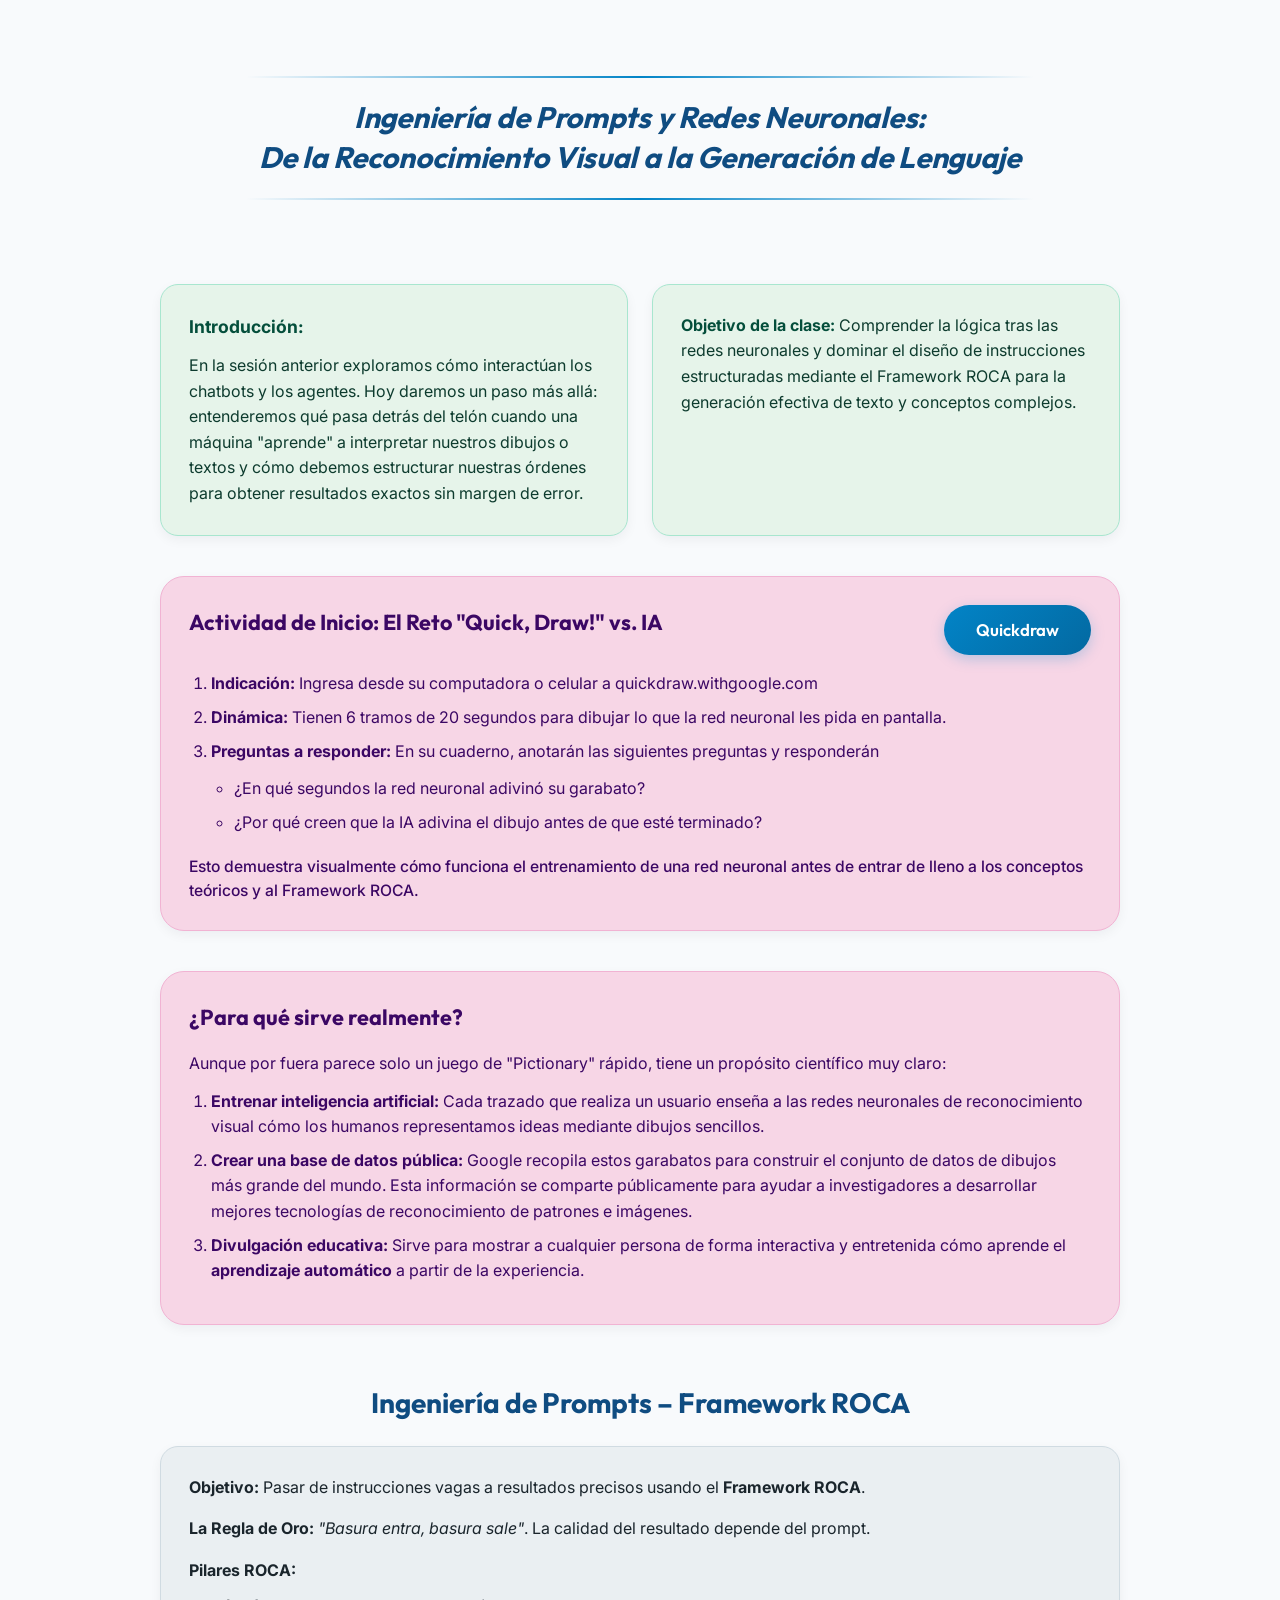
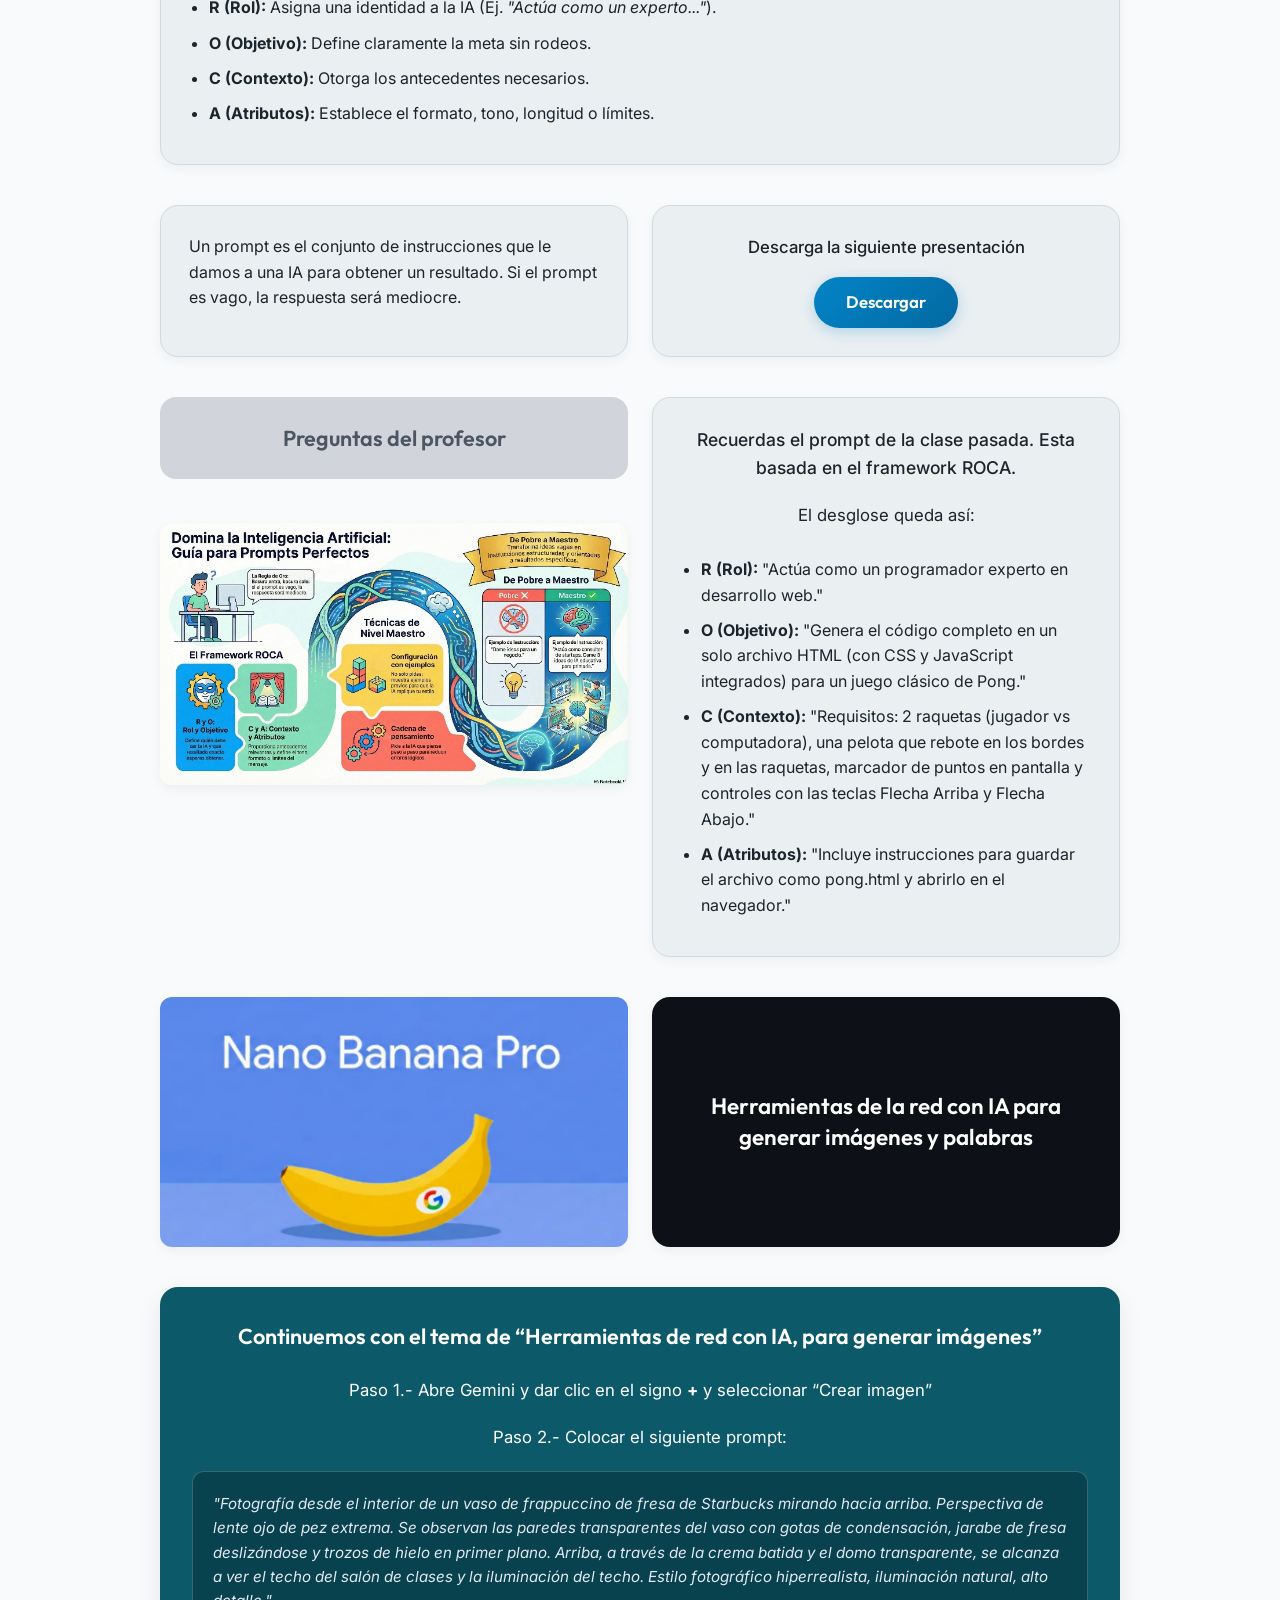
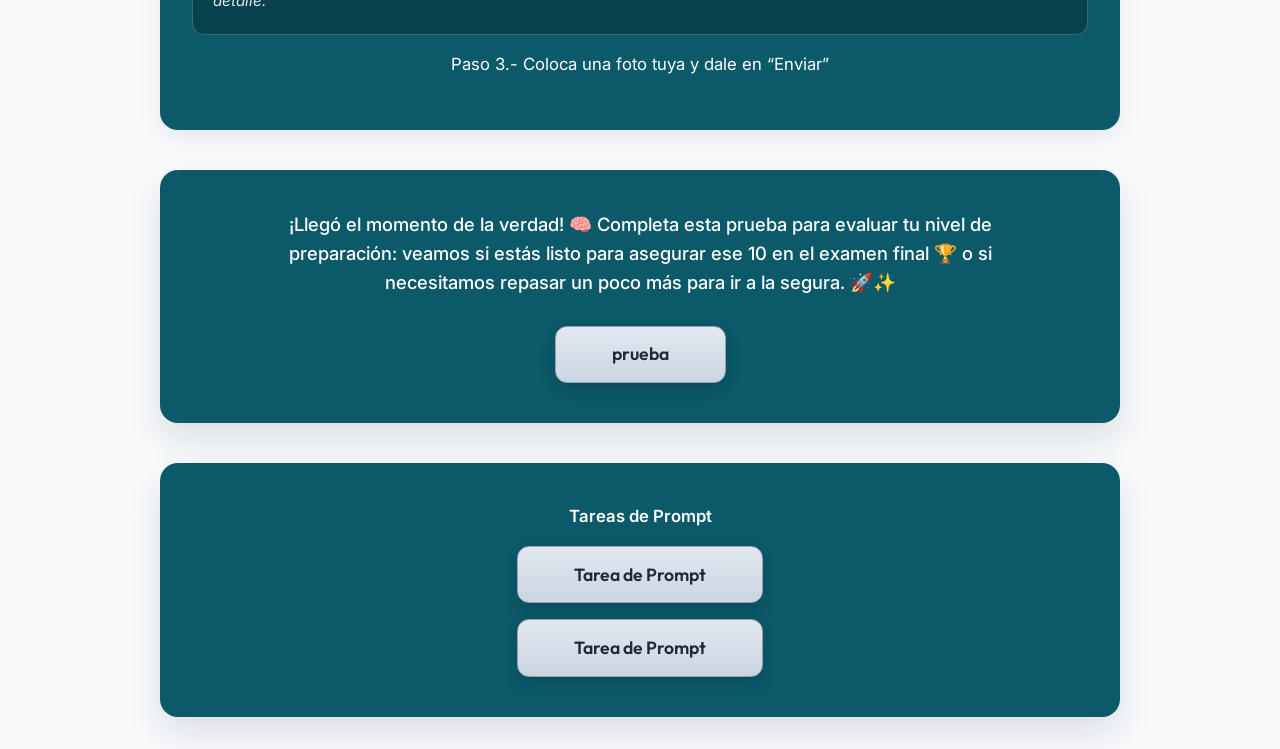
<file: ingenieria-de-prompts/index.html>
<!DOCTYPE html>
<html lang="es">
<head>
  <meta charset="UTF-8">
  <meta name="viewport" content="width=device-width, initial-scale=1.0">
  <meta name="description" content="Ingeniería de Prompts y Redes Neuronales: De la Reconocimiento Visual a la Generación de Lenguaje. Lección educativa y Framework ROCA.">
  <title>Ingeniería de Prompts y Redes Neuronales</title>
  <link rel="stylesheet" href="styles.css">
</head>
<body>

  <main class="container">

    <!-- ================= PAGE 1 ================= -->

    <!-- Header Section -->
    <header class="doc-header">
      <hr class="divider">
      <h1>Ingeniería de Prompts y Redes Neuronales:<br>De la Reconocimiento Visual a la Generación de Lenguaje</h1>
      <hr class="divider">
    </header>

    <!-- Top Cards (Intro + Objetivo) -->
    <section class="grid-2" aria-label="Introducción y Objetivo">
      <article class="card card-green">
        <h2 style="font-size: 1.1rem; font-weight: 700; margin-bottom: 0.75rem;">Introducción:</h2>
        <p>En la sesión anterior exploramos cómo interactúan los chatbots y los agentes. Hoy daremos un paso más allá: entenderemos qué pasa detrás del telón cuando una máquina "aprende" a interpretar nuestros dibujos o textos y cómo debemos estructurar nuestras órdenes para obtener resultados exactos sin margen de error.</p>
      </article>

      <article class="card card-green">
        <p><strong>Objetivo de la clase:</strong> Comprender la lógica tras las redes neuronales y dominar el diseño de instrucciones estructuradas mediante el Framework ROCA para la generación efectiva de texto y conceptos complejos.</p>
      </article>
    </section>

    <!-- Actividad Quickdraw Card -->
    <section class="card card-pink" aria-label="Actividad de Inicio">
      <div class="quickdraw-header-row">
        <h2>Actividad de Inicio: El Reto "Quick, Draw!" vs. IA</h2>
        <a href="https://quickdraw.withgoogle.com/" target="_blank" rel="noopener noreferrer" class="btn" id="btn-quickdraw">Quickdraw</a>
      </div>

      <ol>
        <li><strong>Indicación:</strong> Ingresa desde su computadora o celular a quickdraw.withgoogle.com</li>
        <li><strong>Dinámica:</strong> Tienen 6 tramos de 20 segundos para dibujar lo que la red neuronal les pida en pantalla.</li>
        <li><strong>Preguntas a responder:</strong> En su cuaderno, anotarán las siguientes preguntas y responderán
          <ul>
            <li>¿En qué segundos la red neuronal adivinó su garabato?</li>
            <li>¿Por qué creen que la IA adivina el dibujo antes de que esté terminado?</li>
          </ul>
        </li>
      </ol>

      <p class="pink-footer">Esto demuestra visualmente cómo funciona el entrenamiento de una red neuronal antes de entrar de lleno a los conceptos teóricos y al Framework ROCA.</p>
    </section>

    <!-- ================= PAGE 2 ================= -->

    <!-- ¿Para qué sirve realmente? Card -->
    <section class="card card-pink" aria-label="Propósito científico de Quickdraw">
      <h2>¿Para qué sirve realmente?</h2>
      <p>Aunque por fuera parece solo un juego de "Pictionary" rápido, tiene un propósito científico muy claro:</p>
      <ol>
        <li><strong>Entrenar inteligencia artificial:</strong> Cada trazado que realiza un usuario enseña a las redes neuronales de reconocimiento visual cómo los humanos representamos ideas mediante dibujos sencillos.</li>
        <li><strong>Crear una base de datos pública:</strong> Google recopila estos garabatos para construir el conjunto de datos de dibujos más grande del mundo. Esta información se comparte públicamente para ayudar a investigadores a desarrollar mejores tecnologías de reconocimiento de patrones e imágenes.</li>
        <li><strong>Divulgación educativa:</strong> Sirve para mostrar a cualquier persona de forma interactiva y entretenida cómo aprende el <strong>aprendizaje automático</strong> a partir de la experiencia.</li>
      </ol>
    </section>

    <!-- Framework ROCA Section -->
    <section aria-label="Framework ROCA">
      <h2 class="section-heading">Ingeniería de Prompts – Framework ROCA</h2>

      <article class="card card-gray" style="margin-top: 1.25rem;">
        <p style="margin-bottom: 1rem;"><strong>Objetivo:</strong> Pasar de instrucciones vagas a resultados precisos usando el <strong>Framework ROCA</strong>.</p>
        <p style="margin-bottom: 1rem;"><strong>La Regla de Oro:</strong> <em>"Basura entra, basura sale"</em>. La calidad del resultado depende del prompt.</p>
        <p><strong>Pilares ROCA:</strong></p>
        <ul>
          <li><strong>R (Rol):</strong> Asigna una identidad a la IA (Ej. <em>"Actúa como un experto..."</em>).</li>
          <li><strong>O (Objetivo):</strong> Define claramente la meta sin rodeos.</li>
          <li><strong>C (Contexto):</strong> Otorga los antecedentes necesarios.</li>
          <li><strong>A (Atributos):</strong> Establece el formato, tono, longitud o límites.</li>
        </ul>
      </article>
    </section>

    <!-- Bottom Page 2 Grid -->
    <section class="grid-2" aria-label="Definición de Prompt y Descarga">
      <article class="card card-gray">
        <p>Un prompt es el conjunto de instrucciones que le damos a una IA para obtener un resultado. Si el prompt es vago, la respuesta será mediocre.</p>
      </article>

      <article class="card card-gray flex-center-card">
        <p style="font-weight: 500; font-size: 1.05rem;">Descarga la siguiente presentación</p>
        <a href="assets/Strategic_Prompt_Engineering.pptx" download="Strategic_Prompt_Engineering.pptx" class="btn" id="btn-descargar">Descargar</a>
      </article>
    </section>

    <!-- ================= PAGE 3 ================= -->

    <!-- Teacher Questions & ROCA Example -->
    <section class="grid-2" aria-label="Preguntas e Infografía y Desglose ROCA">
      <div style="display: flex; flex-direction: column; gap: 1.25rem;">
        <div class="card-teacher-title" id="teacher-title-card">Preguntas del profesor</div>
        <div class="img-wrapper">
          <img src="assets/infografia_prompts.png" alt="Domina la Inteligencia Artificial: Guía para Prompts Perfectos" id="img-infografia">
        </div>
      </div>

      <article class="card card-gray" style="display: flex; flex-direction: column; justify-content: center;">
        <p style="font-size: 1.1rem; font-weight: 500; margin-bottom: 1.25rem; text-align: center;">Recuerdas el prompt de la clase pasada. Esta basada en el framework ROCA.</p>
        <p style="font-size: 1.05rem; margin-bottom: 1rem; text-align: center;">El desglose queda así:</p>
        <ul>
          <li><strong>R (Rol):</strong> "Actúa como un programador experto en desarrollo web."</li>
          <li><strong>O (Objetivo):</strong> "Genera el código completo en un solo archivo HTML (con CSS y JavaScript integrados) para un juego clásico de Pong."</li>
          <li><strong>C (Contexto):</strong> "Requisitos: 2 raquetas (jugador vs computadora), una pelota que rebote en los bordes y en las raquetas, marcador de puntos en pantalla y controles con las teclas Flecha Arriba y Flecha Abajo."</li>
          <li><strong>A (Atributos):</strong> "Incluye instrucciones para guardar el archivo como pong.html y abrirlo en el navegador."</li>
        </ul>
      </article>
    </section>

    <!-- Nano Banana & IA Image Heading Grid -->
    <section class="grid-2" aria-label="Herramientas de IA para Imágenes">
      <div class="img-wrapper">
        <img src="assets/nano_banana.png" alt="Nano Banana Pro" id="img-banana">
      </div>

      <article class="card card-black">
        <h3>Herramientas de la red con IA para generar imágenes y palabras</h3>
      </article>
    </section>

    <!-- Step by step Gemini prompt banner -->
    <section class="card-teal" aria-label="Paso a paso Gemini">
      <h2>Continuemos con el tema de “Herramientas de red con IA, para generar imágenes”</h2>
      <p>Paso 1.- Abre Gemini y dar clic en el signo <strong>+</strong> y seleccionar “Crear imagen”</p>
      <p>Paso 2.- Colocar el siguiente prompt:</p>
      <div class="prompt-box">
        "Fotografía desde el interior de un vaso de frappuccino de fresa de Starbucks mirando hacia arriba. Perspectiva de lente ojo de pez extrema. Se observan las paredes transparentes del vaso con gotas de condensación, jarabe de fresa deslizándose y trozos de hielo en primer plano. Arriba, a través de la crema batida y el domo transparente, se alcanza a ver el techo del salón de clases y la iluminación del techo. Estilo fotográfico hiperrealista, iluminación natural, alto detalle."
      </div>
      <p>Paso 3.- Coloca una foto tuya y dale en “Enviar”</p>
    </section>

    <!-- ================= PAGE 4 ================= -->

    <!-- Final Quiz Section -->
    <section class="card-quiz" aria-label="Evaluación Final">
      <p>¡Llegó el momento de la verdad! 🧠 Completa esta prueba para evaluar tu nivel de preparación: veamos si estás listo para asegurar ese 10 en el examen final 🏆 o si necesitamos repasar un poco más para ir a la segura. 🚀✨</p>
      <a href="juego.html" class="btn btn-silver" id="btn-prueba">prueba</a>
    </section>

    <!-- ================= TAREAS DE PROMPT ================= -->

    <section class="card-quiz" aria-label="Tareas de Prompt" style="display: flex; flex-direction: column; align-items: center; gap: 1rem;">
      <p style="text-align: center; font-weight: 600; font-size: 1.05rem;">Tareas de Prompt</p>
      <a href="https://masterdan-mx.github.io/informatica-guia-examen/" target="_blank" rel="noopener noreferrer" class="btn btn-silver" id="btn-tarea-prompt-1">Tarea de Prompt</a>
      <a href="https://masterdan-mx.github.io/simulador-juego/" target="_blank" rel="noopener noreferrer" class="btn btn-silver" id="btn-tarea-prompt-2">Tarea de Prompt</a>
    </section>

  </main>

</body>
</html>
</file>
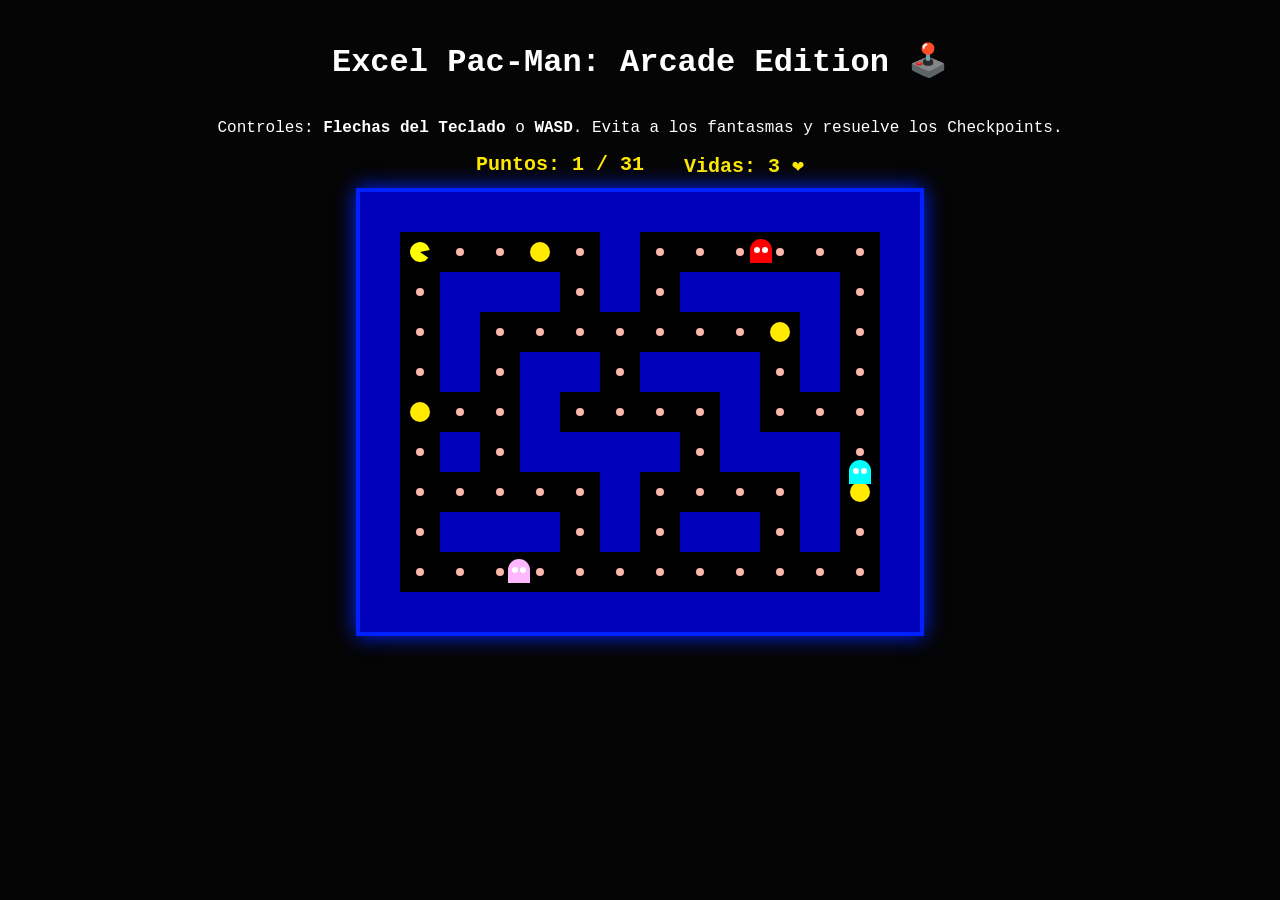
<file: info2/juego.html>
<!DOCTYPE html>
<html lang="es">
<head>
    <meta charset="UTF-8">
    <title>Excel Pac-Man Arcade</title>
    <style>
        body { font-family: 'Courier New', monospace; background-color: #050505; color: #fff; margin: 0; padding: 20px; display: flex; flex-direction: column; align-items: center; }
        #canvas-container { position: relative; }
        canvas { background-color: #000; border: 4px solid #0022ff; display: block; box-shadow: 0 0 20px #0022ff; }
        .modal { display: none; position: absolute; top: 50%; left: 50%; transform: translate(-50%, -50%); background: rgba(10, 10, 25, 0.95); border: 3px solid #ffea00; padding: 20px; border-radius: 8px; width: 350px; text-align: center; box-shadow: 0 0 25px #ffea00; color: #fff; }
        table { margin: 10px auto; border-collapse: collapse; background: #fff; color: #000; }
        td, th { border: 1px solid #ccc; padding: 6px; font-size: 14px; }
        th { background: #e0e0e0; }
        input { width: 80%; padding: 8px; font-size: 16px; margin-top: 10px; text-align: center; background: #222; color: #fff; border: 1px solid #ffea00; }
        button { background: #ffea00; color: black; border: none; padding: 8px 15px; margin-top: 10px; cursor: pointer; font-size: 16px; font-weight: bold; }
        .ui-board { display: flex; gap: 40px; font-size: 20px; font-weight: bold; color: #ffea00; margin-bottom: 10px; }
        #game-over-screen { display: none; color: #FF1744; text-align: center; margin-top: 20px; }
        #win-screen { display: none; color: #00E676; text-align: center; margin-top: 20px; }
    </style>
</head>
<body>

<h1>Excel Pac-Man: Arcade Edition 🕹️</h1>
<p>Controles: <b>Flechas del Teclado</b> o <b>WASD</b>. Evita a los fantasmas y resuelve los Checkpoints.</p>

<div class="ui-board">
    <div>Puntos: <span id="score-val">0</span> / 31</div>
    <div>Vidas: <span id="lives-val">3</span> ❤️</div>
</div>

<div id="canvas-container">
    <canvas id="gameCanvas" width="560" height="440"></canvas>

    <div id="puzzleModal" class="modal">
        <h3 id="puzzleTitle" style="color: #ffea00;">📍 CHECKPOINT ACTIVADO</h3>
        <p id="puzzleDesc"></p>
        <div id="puzzleTable"></div>
        <input type="text" id="formulaInput" placeholder="Ej: =A1+B1">
        <br>
        <button onclick="evaluateFormula()">Validar Fórmula</button>
        <p id="feedback" style="margin-top:10px; font-weight:bold;"></p>
    </div>
</div>

<h2 id="win-screen">🏆 ¡VICTORIA! Despejaste el laberinto y dominaste Excel.</h2>
<h2 id="game-over-screen">💀 GAME OVER. Inténtalo de nuevo recargando la página.</h2>

<script>
const canvas = document.getElementById('gameCanvas');
const ctx = canvas.getContext('2d');
const tileSize = 40;

// Configuración del jugador
const player = { x: 60, y: 60, size: 20, speed: 3, score: 0, lives: 3, angle: 0, mouthSpeed: 0.05, mouthMax: 0.2, mouthDir: 1 };

// Teclas
const keys = {};
window.addEventListener('keydown', e => keys[e.key.toLowerCase()] = true);
window.addEventListener('keyup', e => keys[e.key.toLowerCase()] = false);

// Mapa
const map = [
    [1,1,1,1,1,1,1,1,1,1,1,1,1,1],
    [1,0,0,0,0,0,1,0,0,0,0,0,0,1],
    [1,0,1,1,1,0,1,0,1,1,1,1,0,1],
    [1,0,1,0,0,0,0,0,0,0,0,1,0,1],
    [1,0,1,0,1,1,0,1,1,1,0,1,0,1],
    [1,0,0,0,1,0,0,0,0,1,0,0,0,1],
    [1,0,1,0,1,1,1,1,0,1,1,1,0,1],
    [1,0,0,0,0,0,1,0,0,0,0,1,0,1],
    [1,0,1,1,1,0,1,0,1,1,0,1,0,1],
    [1,0,0,0,0,0,0,0,0,0,0,0,0,1],
    [1,1,1,1,1,1,1,1,1,1,1,1,1,1]
];

// Generar monedas
const coins = [];
for(let r=0; r<map.length; r++){
    for(let c=0; c<map[r].length; c++){
        if(map[r][c] === 0) coins.push({ x: c * tileSize + 20, y: r * tileSize + 20, active: true });
    }
}

// Configuración de los Enemigos
const ghosts = [
    { x: 500, y: 60, size: 22, speed: 1.5, color: '#FF0000', dirX: -1, dirY: 0 },
    { x: 60, y: 380, size: 22, speed: 1.5, color: '#FFB8FF', dirX: 1, dirY: 0 },
    { x: 500, y: 380, size: 22, speed: 1.5, color: '#00FFFF', dirX: 0, dirY: -1 }
];

// Checkpoints (Corregido el último checkpoint para que no aparezca en la pared)
const checkpoints = [
    { x: 180, y: 60, active: true, text: "SUMA: Une los bloques sumando las celdas A1 y A2.", table: "<table><tr><th></th><th>A</th></tr><tr><th>1</th><td>120</td></tr><tr><th>2</th><td>180</td></tr></table>", answers: ["=A1+A2", "=SUMA(A1:A2)", "=A2+A1"] },
    { x: 420, y: 140, active: true, text: "RESTA: Resta los gastos (B2) del presupuesto inicial (B1).", table: "<table><tr><th></th><th>B</th></tr><tr><th>1</th><td>1500</td></tr><tr><th>2</th><td>450</td></tr></table>", answers: ["=B1-B2"] },
    { x: 60, y: 220, active: true, text: "MULTIPLICACIÓN: Calcula el total si tienes 8 cajas (C1) con 5 pociones cada una (C2).", table: "<table><tr><th></th><th>C</th></tr><tr><th>1</th><td>8</td></tr><tr><th>2</th><td>5</td></tr></table>", answers: ["=C1*C2", "=C2*C1"] },
    { x: 500, y: 300, active: true, text: "PORCENTAJE: Obtén el 16% de IVA sobre el costo almacenado en D1.", table: "<table><tr><th></th><th>D</th></tr><tr><th>1</th><td>300</td></tr></table>", answers: ["=D1*16%", "=D1*0.16"] }
];

let activeCheckpoint = null;
let gamePaused = false;

function checkCollision(x, y, size) {
    const radius = size / 2;
    const corners = [
        { x: x - radius, y: y - radius },
        { x: x + radius - 1, y: y - radius },
        { x: x - radius, y: y + radius - 1 },
        { x: x + radius - 1, y: y + radius - 1 }
    ];
    for (let corner of corners) {
        const c = Math.floor(corner.x / tileSize);
        const r = Math.floor(corner.y / tileSize);
        if (map[r] && map[r][c] === 1) return true;
    }
    return false;
}

function update() {
    if (gamePaused) return;

    let nextX = player.x;
    let nextY = player.y;

    if (keys['arrowup'] || keys['w']) { nextY -= player.speed; player.angle = 1.5 * Math.PI; }
    if (keys['arrowdown'] || keys['s']) { nextY += player.speed; player.angle = 0.5 * Math.PI; }
    if (keys['arrowleft'] || keys['a']) { nextX -= player.speed; player.angle = Math.PI; }
    if (keys['arrowright'] || keys['d']) { nextX += player.speed; player.angle = 0; }

    if (!checkCollision(nextX, player.y, player.size)) player.x = nextX;
    if (!checkCollision(player.x, nextY, player.size)) player.y = nextY;

    player.angle += player.mouthSpeed * player.mouthDir;
    if (player.angle > player.mouthMax || player.angle < 0) player.mouthDir *= -1;

    ghosts.forEach(g => {
        let gNextX = g.x + g.dirX * g.speed;
        let gNextY = g.y + g.dirY * g.speed;

        if (checkCollision(gNextX, gNextY, g.size)) {
            const dirs = [{x:1, y:0}, {x:-1, y:0}, {x:0, y:1}, {x:0, y:-1}];
            const validDirs = dirs.filter(d => !checkCollision(g.x + d.x * g.speed, g.y + d.y * g.speed, g.size));
            if (validDirs.length > 0) {
                const chosen = validDirs[Math.floor(Math.random() * validDirs.length)];
                g.dirX = chosen.x;
                g.dirY = chosen.y;
            }
        } else {
            g.x = gNextX;
            g.y = gNextY;
        }

        if (Math.hypot(player.x - g.x, player.y - g.y) < 18) {
            player.lives--;
            document.getElementById('lives-val').innerText = player.lives;
            if (player.lives <= 0) {
                document.getElementById('game-over-screen').style.display = 'block';
                gamePaused = true;
            } else {
                player.x = 60;
                player.y = 60;
            }
        }
    });

    coins.forEach(coin => {
        if (coin.active && Math.hypot(player.x - coin.x, player.y - coin.y) < 16) {
            coin.active = false;
            player.score++;
            document.getElementById('score-val').innerText = player.score;
        }
    });

    checkpoints.forEach(cp => {
        if (cp.active && Math.hypot(player.x - cp.x, player.y - cp.y) < 16) {
            triggerCheckpoint(cp);
        }
    });

    if (checkpoints.every(cp => !cp.active) && player.score >= 30) {
        document.getElementById('win-screen').style.display = 'block';
        gamePaused = true;
    }
}

function draw() {
    ctx.clearRect(0, 0, canvas.width, canvas.height);

    for (let r = 0; r < map.length; r++) {
        for (let c = 0; c < map[r].length; c++) {
            if (map[r][c] === 1) {
                ctx.fillStyle = '#0000bb';
                ctx.fillRect(c * tileSize, r * tileSize, tileSize, tileSize);
            }
        }
    }

    ctx.fillStyle = '#ffb8ae';
    coins.forEach(coin => {
        if (coin.active) {
            ctx.beginPath();
            ctx.arc(coin.x, coin.y, 4, 0, Math.PI * 2);
            ctx.fill();
        }
    });

    checkpoints.forEach(cp => {
        if (cp.active) {
            ctx.fillStyle = '#ffea00';
            ctx.beginPath();
            ctx.arc(cp.x, cp.y, 10, 0, Math.PI * 2);
            ctx.fill();
        }
    });

    ghosts.forEach(g => {
        ctx.fillStyle = g.color;
        ctx.beginPath();
        ctx.arc(g.x, g.y - 2, g.size / 2, Math.PI, 0, false);
        ctx.lineTo(g.x + g.size / 2, g.y + g.size / 2);
        ctx.lineTo(g.x - g.size / 2, g.y + g.size / 2);
        ctx.fill();
        ctx.fillStyle = '#FFF';
        ctx.beginPath(); ctx.arc(g.x - 4, g.y - 2, 3, 0, Math.PI * 2); ctx.arc(g.x + 4, g.y - 2, 3, 0, Math.PI * 2); ctx.fill();
    });

    ctx.fillStyle = '#ffff00';
    ctx.beginPath();
    let openValue = Math.sin(Date.now() * 0.01) * 0.2 + 0.2;
    ctx.arc(player.x, player.y, player.size / 2, player.angle + openValue, player.angle + (2 * Math.PI) - openValue);
    ctx.lineTo(player.x, player.y);
    ctx.fill();
}

function triggerCheckpoint(cp) {
    gamePaused = true;
    activeCheckpoint = cp;
    document.getElementById('puzzleDesc').innerText = cp.text;
    document.getElementById('puzzleTable').innerHTML = cp.table;
    document.getElementById('formulaInput').value = "";
    document.getElementById('feedback').innerText = "";
    document.getElementById('puzzleModal').style.display = 'block';
    document.getElementById('formulaInput').focus();
}

function evaluateFormula() {
    const input = document.getElementById('formulaInput').value.toUpperCase().replace(/\s/g, '');
    
    if (activeCheckpoint.answers.includes(input)) {
        document.getElementById('feedback').style.color = '#00E676';
        document.getElementById('feedback').innerText = "✅ ¡CORRECTO! Desbloqueado.";
        setTimeout(() => {
            activeCheckpoint.active = false;
            document.getElementById('puzzleModal').style.display = 'none';
            gamePaused = false;
            activeCheckpoint = null;
        }, 1200);
    } else {
        document.getElementById('feedback').style.color = '#FF1744';
        document.getElementById('feedback').innerText = "❌ Fórmula incorrecta.";
    }
}

function loop() {
    update();
    draw();
    requestAnimationFrame(loop);
}

loop();
</script>
</body>
</html>
</file>
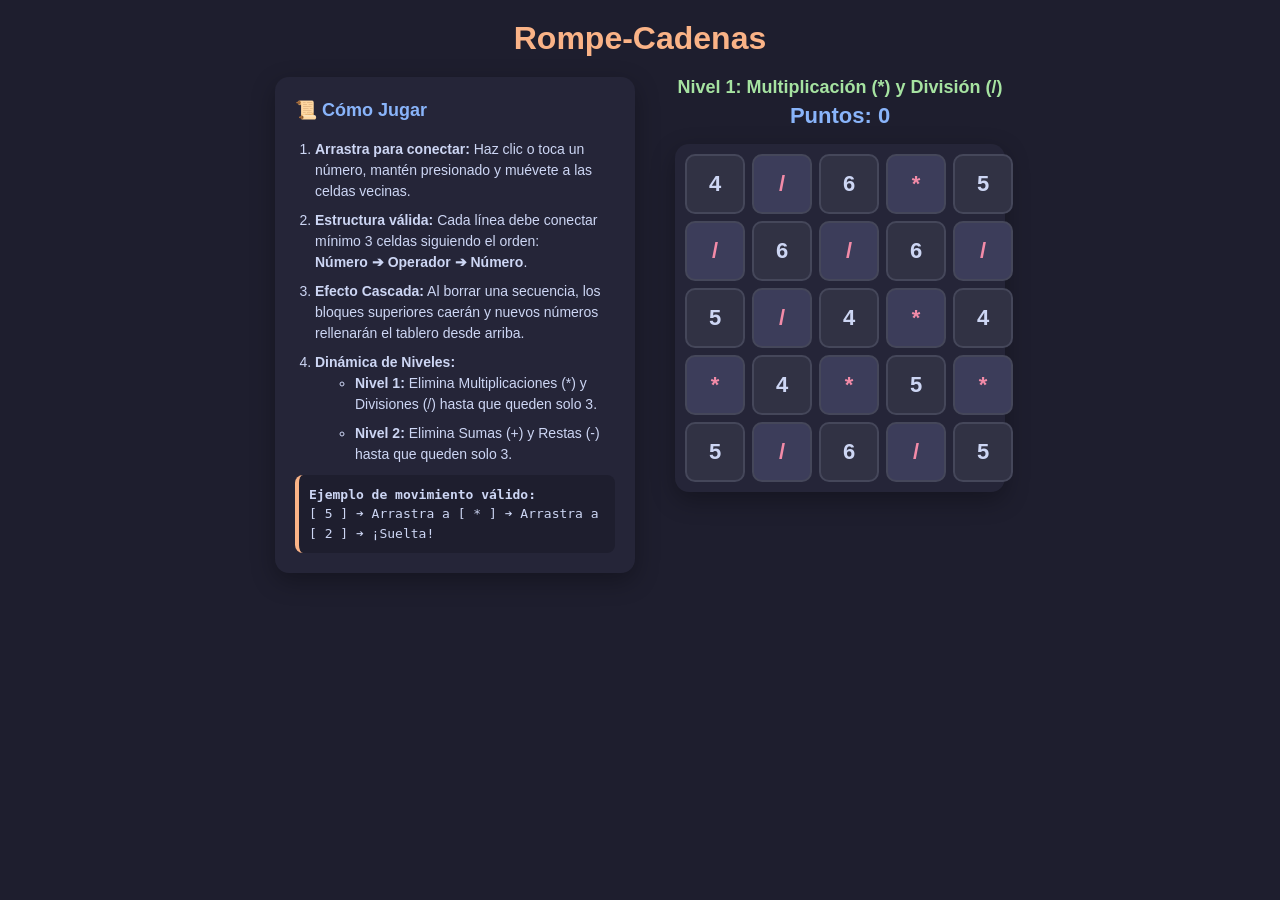
<file: info2/operaciones.html>
<!DOCTYPE html>
<html lang="es">
<head>
    <meta charset="UTF-8">
    <meta name="viewport" content="width=device-width, initial-scale=1.0">
    <title>Rompe-Cadenas: Edición Avanzada Excel</title>
    <style>
        body {
            font-family: 'Segoe UI', Arial, sans-serif;
            background: #1e1e2e;
            color: #cdd6f4;
            margin: 0;
            padding: 20px;
            display: flex;
            flex-direction: column;
            align-items: center;
            user-select: none;
            -webkit-user-select: none;
        }
        h1 { margin: 0 0 20px 0; color: #fab387; font-size: 32px; text-align: center; width: 100%; }
        
        .contenedor-principal {
            display: flex;
            gap: 40px;
            max-width: 950px;
            align-items: flex-start;
        }

        .panel-instrucciones {
            width: 320px;
            background: #252538;
            padding: 20px;
            border-radius: 14px;
            box-shadow: 0 8px 24px rgba(0,0,0,0.3);
            font-size: 14px;
            line-height: 1.5;
        }
        .panel-instrucciones h2 { margin-top: 0; color: #89b4fa; font-size: 18px; }
        .panel-instrucciones ol { padding-left: 20px; margin: 10px 0; }
        .panel-instrucciones li { margin-bottom: 8px; }
        .ejemplo {
            background: #1e1e2e;
            padding: 10px;
            border-radius: 8px;
            border-left: 4px solid #fab387;
            font-family: monospace;
            font-size: 13px;
            margin-top: 10px;
        }

        .nota-teorica {
            margin-top: 15px;
            background: #181825;
            border: 1px solid #45475a;
            border-radius: 8px;
            padding: 12px;
            font-size: 12px;
        }
        .nota-teorica h3 { margin: 0 0 8px 0; color: #f9e2af; font-size: 14px; }
        .nota-teorica ul { margin: 0; padding-left: 18px; }
        .nota-teorica li { margin-bottom: 6px; }

        .panel-juego {
            display: flex;
            flex-direction: column;
            align-items: center;
        }
        #nivel-info { font-size: 18px; color: #a6e3a1; font-weight: bold; margin-bottom: 5px; }
        #marcador { font-size: 22px; margin-bottom: 15px; color: #89b4fa; font-weight: bold; }
        
        #contenedor-grid {
            position: relative;
            width: 330px;
        }
        #grid {
            display: grid;
            grid-template-columns: repeat(5, 60px);
            grid-template-rows: repeat(5, 60px);
            gap: 7px;
            background: #252538;
            padding: 10px;
            border-radius: 14px;
            box-shadow: 0 8px 24px rgba(0,0,0,0.3);
            position: relative;
            z-index: 2;
        }
        .cell {
            background: #313244;
            border: 2px solid #45475a;
            border-radius: 10px;
            display: flex;
            align-items: center;
            justify-content: center;
            font-size: 22px;
            font-weight: bold;
            cursor: pointer;
            transition: transform 0.1s, background 0.2s;
            touch-action: none;
        }
        .cell.selected { 
            background: #f9e2af !important; 
            color: #11111b !important; 
            border-color: #fab387;
            transform: scale(1.05);
        }
        .cell.operator { color: #f38ba8; background: #3c3d5a; }
        .cell.number { color: #cdd6f4; }

        #msg {
            height: 50px;
            margin-top: 15px;
            font-size: 16px;
            font-weight: bold;
            color: #f38ba8;
            text-align: center;
            max-width: 330px;
        }

        #svg-lines, #svg-hack {
            position: absolute;
            top: 0;
            left: 0;
            width: 100%;
            height: 100%;
            pointer-events: none;
            z-index: 10;
        }
        line {
            stroke: #fab387;
            stroke-width: 5;
            stroke-linecap: round;
            opacity: 0.8;
        }

        .oculto { display: none !important; }
        
        .hack-container {
            display: flex;
            flex-direction: column;
            gap: 20px;
            width: 580px;
            background: #181825;
            padding: 15px;
            border-radius: 14px;
            border: 2px dashed #f38ba8;
            position: relative;
        }

        .hack-layout {
            display: flex;
            gap: 15px;
        }

        .hack-left {
            display: flex;
            flex-direction: column;
            gap: 10px;
            width: 220px;
        }

        .cable-node {
            background: #313244;
            border: 2px solid #f38ba8;
            padding: 10px;
            border-radius: 8px;
            font-size: 12px;
            cursor: pointer;
            position: relative;
            color: #cdd6f4;
            transition: background 0.2s;
        }
        .cable-node:hover { background: #45475a; }
        .cable-node.linked { border-color: #a6e3a1; background: #1e2e24; cursor: default; }

        .hack-right {
            flex-grow: 1;
            display: flex;
            flex-direction: column;
            gap: 5px;
            background: #11111b;
            padding: 10px;
            border-radius: 8px;
            border: 1px solid #45475a;
        }

        .excel-mock-title { background: #313244; height: 25px; border-radius: 4px; display: flex; align-items: center; padding-left: 8px; font-size: 11px; color: #a6adc8; border: 1px solid transparent; }
        .excel-mock-ribbon { background: #a6e3a1; height: 35px; border-radius: 4px; border: 1px solid transparent; display: flex; align-items: center; justify-content: center; color: #11111b; font-size: 11px; font-weight: bold; }
        .excel-mock-formula-bar { display: flex; gap: 5px; height: 28px; }
        .excel-mock-box { background: #89b4fa; border-radius: 4px; width: 60px; border: 1px solid transparent; display: flex; align-items: center; justify-content: center; color: #11111b; font-size: 10px; font-weight: bold; }
        .excel-mock-bar { background: #f9e2af; border-radius: 4px; flex-grow: 1; border: 1px solid transparent; display: flex; align-items: center; justify-content: center; color: #11111b; font-size: 11px; font-weight: bold; }
        
        .excel-mock-grid {
            display: grid;
            grid-template-columns: 25px repeat(4, 1fr);
            gap: 2px;
            background: #313244;
            padding: 2px;
            border-radius: 4px;
            font-size: 10px;
            height: 80px;
        }
        .excel-mock-grid div { background: #1e1e2e; display: flex; align-items: center; justify-content: center; color: #585b70; }
        .excel-mock-grid .header-cell { background: #45475a; color: #cdd6f4; font-weight: bold; }

        .target-flash { border: 2px dashed #fab387 !important; background: rgba(250, 179, 135, 0.1) !important; animation: pulse 1.5s infinite; }
        .target-success { border: 2px solid #a6e3a1 !important; background: rgba(166, 227, 161, 0.2) !important; color: #a6e3a1 !important; }

        @keyframes pulse {
            0% { opacity: 0.6; }
            50% { opacity: 1; border-color: #f38ba8; }
            100% { opacity: 0.6; }
        }

        .hierarchy-section {
            border-top: 1px solid #45475a;
            padding-top: 15px;
            display: flex;
            flex-direction: column;
            gap: 10px;
        }
        .hierarchy-title { font-size: 13px; color: #fab387; font-weight: bold; }
        .formula-container {
            font-family: monospace;
            background: #11111b;
            padding: 8px;
            border-radius: 6px;
            text-align: center;
            font-size: 15px;
            color: #f9e2af;
        }
        .slots-row {
            display: flex;
            justify-content: center;
            gap: 15px;
            margin-top: 5px;
        }
        .operator-slot {
            width: 45px;
            height: 45px;
            background: #313244;
            border: 2px dashed #89b4fa;
            border-radius: 8px;
            display: flex;
            align-items: center;
            justify-content: center;
            font-size: 20px;
            font-weight: bold;
        }
        .operator-slot.correct { border-color: #a6e3a1; color: #a6e3a1; background: #1e2e24; }
    </style>
</head>
<body>

    <h1 id="titulo-juego">Rompe-Cadenas</h1>

    <div class="contenedor-principal">
        
        <div class="panel-instrucciones" id="instrucciones-bloque">
            <h2 id="ins-titulo">📜 Cómo Jugar</h2>
            <div id="ins-cuerpo">
                <ol>
                    <li><b>Arrastra para conectar:</b> Haz clic o toca un número, mantén presionado y muévete a las celdas vecinas.</li>
                    <li><b>Estructura válida:</b> Cada línea debe conectar mínimo 3 celdas siguiendo el orden: <br><b>Número ➔ Operador ➔ Número</b>.</li>
                    <li><b>Efecto Cascada:</b> Al borrar una secuencia, los bloques superiores caerán y nuevos números rellenarán el tablero desde arriba.</li>
                    <li><b>Dinámica de Niveles:</b>
                        <ul>
                            <li><b>Nivel 1:</b> Elimina Multiplicaciones (*) y Divisiones (/) hasta que queden solo 3.</li>
                            <li><b>Nivel 2:</b> Elimina Sumas (+) y Restas (-) hasta que queden solo 3.</li>
                        </ul>
                    </li>
                </ol>
                <div class="ejemplo">
                    <b>Ejemplo de movimiento válido:</b><br>
                    [ 5 ] ➔ Arrastra a [ * ] ➔ Arrastra a [ 2 ] ➔ ¡Suelta!
                </div>
            </div>
        </div>

        <div class="panel-juego" id="modulo-juego1">
            <div id="nivel-info">Nivel 1: Multiplicación (*) y División (/)</div>
            <div id="marcador">Puntos: <span id="puntos">0</span></div>

            <div id="contenedor-grid">
                <div id="grid"></div>
                <svg id="svg-lines"></svg>
            </div>
        </div>

        <div class="hack-container oculto" id="modulo-juego2">
            <svg id="svg-hack"></svg>
            
            <div class="hack-layout">
                <div class="hack-left" id="nodos-izq">
                    <div class="cable-node" data-target="title" id="node-title">Muestra el nombre del archivo activo</div>
                    <div class="cable-node" data-target="ribbon" id="node-ribbon">Contiene comandos organizados en pestañas</div>
                    <div class="cable-node" data-target="box" id="node-box">Identifica la celda o rango seleccionado</div>
                    <div class="cable-node" data-target="bar" id="node-bar">Permite introducir y editar datos o fórmulas</div>
                </div>

                <div class="hack-right">
                    <div class="excel-mock-title target-flash" id="target-title">Libro1 - Excel</div>
                    <div class="excel-mock-ribbon target-flash" id="target-ribbon">Inicio &nbsp; Insertar &nbsp; Fórmulas</div>
                    <div class="excel-mock-formula-bar">
                        <div class="excel-mock-box target-flash" id="target-box">A1</div>
                        <div class="excel-mock-bar target-flash" id="target-bar">=Suma(B1:B5)</div>
                    </div>
                    <div class="excel-mock-grid">
                        <div class="header-cell"></div><div class="header-cell">A</div><div class="header-cell">B</div><div class="header-cell">C</div><div class="header-cell">D</div>
                        <div class="header-cell">1</div><div></div><div></div><div></div><div></div>
                        <div class="header-cell">2</div><div></div><div></div><div></div><div></div>
                    </div>
                </div>
            </div>

            <div class="hierarchy-section oculto" id="seccion-jerarquia">
                <div class="hierarchy-title" id="subtitulo-fase2">⚠️ Fase 2: Ejecución e Inversión de Operadores. Resuelve el orden de resolución:</div>
                <div class="formula-container" id="formula-teorica">Fórmula en proceso...</div>
                <div class="slots-row" id="slots-operadores"></div>
            </div>
        </div>

    </div>

    <div id="msg"></div>

    <script>
        const grid = document.getElementById('grid');
        const puntosTxt = document.getElementById('puntos');
        const msgTxt = document.getElementById('msg');
        const nivelTxt = document.getElementById('nivel-info');
        const svg = document.getElementById('svg-lines');
        
        const TAMANO = 5;
        let infoCeldas = [];
        let seleccionados = [];
        let score = 0;
        let estaArrastrando = false;
        let nivelActual = 1; 

        const nums = ['2', '3', '4', '5', '6'];

        function crearTablero() {
            infoCeldas = Array(TAMANO * TAMANO).fill(null);
            const opsNivel1 = ['*', '/'];
            for (let i = 0; i < TAMANO * TAMANO; i++) {
                let x = i % TAMANO;
                let y = Math.floor(i / TAMANO);
                let valor = ((x + y) % 2 === 0) ? 
                    nums[Math.floor(Math.random() * nums.length)] : 
                    opsNivel1[Math.floor(Math.random() * opsNivel1.length)];
                infoCeldas[i] = { v: valor, el: null };
            }
            renderizarTablero();
        }

        function renderizarTablero() {
            grid.innerHTML = '';
            for (let i = 0; i < TAMANO * TAMANO; i++) {
                const info = infoCeldas[i];
                const celda = document.createElement('div');
                celda.classList.add('cell', isNaN(info.v) ? 'operator' : 'number');
                celda.innerText = info.v;
                celda.dataset.id = i;

                celda.addEventListener('mousedown', (e) => { e.preventDefault(); iniciarSeleccion(i); });
                celda.addEventListener('mouseenter', () => moverSeleccion(i));
                celda.addEventListener('touchstart', (e) => { e.preventDefault(); iniciarSeleccion(i); });

                grid.appendChild(celda);
                info.el = celda;
            }
        }

        document.addEventListener('touchmove', (e) => {
            if (!estaArrastrando) return;
            const toque = e.touches[0];
            const elemento = document.elementFromPoint(toque.clientX, toque.clientY);
            if (elemento && elemento.classList.contains('cell') && elemento.dataset.id) {
                moverSeleccion(parseInt(elemento.dataset.id));
            }
        }, { passive: false });

        document.addEventListener('mouseup', terminarSeleccion);
        document.addEventListener('touchend', terminarSeleccion);

        function contarOperadoresNivel(nivel) {
            const opsNivel1 = ['*', '/'];
            const opsNivel2 = ['+', '-'];
            const operadoresObjetivo = nivel === 1 ? opsNivel1 : opsNivel2;
            return infoCeldas.filter(c => operadoresObjetivo.includes(c.v)).length;
        }

        function iniciarSeleccion(id) {
            if (nivelActual > 2) return;
            estaArrastrando = true;
            seleccionados = [id];
            infoCeldas[id].el.classList.add('selected');
            msgTxt.innerText = '';
            dibujarLineas();
        }

        function moverSeleccion(id) {
            if (!estaArrastrando) return;
            
            if (seleccionados.includes(id)) {
                if (seleccionados[seleccionados.length - 2] === id) {
                    infoCeldas[seleccionados.pop()].el.classList.remove('selected');
                    dibujarLineas();
                }
                return;
            }

            const ultimoId = seleccionados[seleccionados.length - 1];
            const x1 = ultimoId % TAMANO, y1 = Math.floor(ultimoId / TAMANO);
            const x2 = id % TAMANO, y2 = Math.floor(id / TAMANO);
            const esVecino = Math.abs(x1 - x2) + Math.abs(y1 - y2) === 1;

            if (esVecino) {
                seleccionados.push(id);
                infoCeldas[id].el.classList.add('selected');
                dibujarLineas();
            }
        }

        function dibujarLineas() {
            svg.innerHTML = '';
            for (let i = 0; i < seleccionados.length - 1; i++) {
                const c1 = infoCeldas[seleccionados[i]].el.getBoundingClientRect();
                const c2 = infoCeldas[seleccionados[i+1]].el.getBoundingClientRect();
                const rCont = grid.getBoundingClientRect();

                const line = document.createElementNS('http://www.w3.org/2000/svg', 'line');
                line.setAttribute('x1', c1.left - rCont.left + c1.width/2);
                line.setAttribute('y1', c1.top - rCont.top + c1.height/2);
                line.setAttribute('x2', c2.left - rCont.left + c2.width/2);
                line.setAttribute('y2', c2.top - rCont.top + c2.height/2);
                svg.appendChild(line);
            }
        }

        function terminarSeleccion() {
            if (!estaArrastrando) return;
            estaArrastrando = false;
            svg.innerHTML = '';

            if (seleccionados.length >= 3) {
                procesarJugada();
            } else {
                limpiarSeleccion();
            }
        }

        function limpiarSeleccion() {
            seleccionados.forEach(id => {
                if(infoCeldas[id] && infoCeldas[id].el) infoCeldas[id].el.classList.remove('selected');
            });
            seleccionados = [];
        }

        function procesarJugada() {
            const secuencia = seleccionados.map(id => infoCeldas[id].v);
            
            if (!esEstructuraValida(secuencia)) {
                msgTxt.style.color = "#f38ba8";
                msgTxt.innerText = "Secuencia incorrecta. Debe ser: Número ➔ Signo ➔ Número";
                limpiarSeleccion();
                return;
            }

            score += seleccionados.length * 10;
            puntosTxt.innerText = score;
            msgTxt.style.color = "#a6e3a1";
            msgTxt.innerText = "¡Buen corte!";

            seleccionados.forEach(id => {
                infoCeldas[id].v = null;
            });

            aplicarGravedad();
            limpiarSeleccion();
            verificarProgresoNivel();
        }

        function esEstructuraValida(seq) {
            if (seq.length % 2 === 0) return false;
            for (let i = 0; i < seq.length; i++) {
                const esOp = isNaN(seq[i]);
                if (i % 2 === 0 && esOp) return false;
                if (i % 2 === 1 && !esOp) return false;
            }
            return true;
        }

        function aplicarGravedad() {
            for (let x = 0; x < TAMANO; x++) {
                for (let y = TAMANO - 1; y >= 0; y--) {
                    let idActual = y * TAMANO + x;
                    if (infoCeldas[idActual].v === null) {
                        let ySiguiente = y - 1;
                        while (ySiguiente >= 0 && infoCeldas[ySiguiente * TAMANO + x].v === null) {
                            ySiguiente--;
                        }
                        if (ySiguiente >= 0) {
                            let idSiguiente = ySiguiente * TAMANO + x;
                            infoCeldas[idActual].v = infoCeldas[idSiguiente].v;
                            infoCeldas[idSiguiente].v = null;
                        } else {
                            infoCeldas[idActual].v = nums[Math.floor(Math.random() * nums.length)];
                        }
                    }
                }
            }
            renderizarTablero();
        }

        function verificarProgresoNivel() {
            const operadoresRestantes = contarOperadoresNivel(nivelActual);
            if (operadoresRestantes <= 3) {
                if (nivelActual === 1) {
                    nivelActual = 2;
                    nivelTxt.innerText = "Nivel 2: Suma (+) y Resta (-)";
                    msgTxt.style.color = "#fab387";
                    msgTxt.innerHTML = "¡Nivel 1 Completo!<br>Generando operadores de adición y sustracción...";
                    setTimeout(cargarNivel2, 1500);
                } else if (nivelActual === 2) {
                    nivelActual = 3;
                    activarFaseHackeo();
                }
            }
        }

        function cargarNivel2() {
            const opsNivel2 = ['+', '-'];
            infoCeldas = Array(TAMANO * TAMANO).fill(null);
            for (let i = 0; i < TAMANO * TAMANO; i++) {
                let x = i % TAMANO;
                let y = Math.floor(i / TAMANO);
                let valor = ((x + y) % 2 === 0) ? 
                    nums[Math.floor(Math.random() * nums.length)] : 
                    opsNivel2[Math.floor(Math.random() * opsNivel2.length)];
                infoCeldas[i] = { v: valor, el: null };
            }
            renderizarTablero();
        }

        // --- MOTOR JUEGO 2: INTERFAZ Y HACKEO ---
        let nodoSeleccionado = null;
        let conexionesHechas = 0;
        const totalConexiones = 4;
        
        function activarFaseHackeo() {
            document.getElementById('modulo-juego1').classList.add('oculto');
            document.getElementById('titulo-juego').innerText = "⚠️ SISTEMA COMPROMETIDO: MODO HACKEO";
            document.getElementById('modulo-juego2').classList.remove('oculto');
            
            document.getElementById('ins-titulo').innerText = "⚡ Directivas de Hackeo";
            document.getElementById('ins-cuerpo').innerHTML = `
                <ol>
                    <li><b>Conecta los cables:</b> Haz clic en un concepto de la izquierda y luego presiona la zona parpadeante correcta en Excel para rearmar la corriente.</li>
                    <li><b>Estabiliza el Núcleo:</b> Supera las 3 pruebas secuenciales de jerarquía matemática para parchar el código interno.</li>
                </ol>
            `;
            
            msgTxt.style.color = "#fab387";
            msgTxt.innerText = "Error detectado en interfaz gráfica. Conecta los bloques funcionales.";
            inicializarEventosHackeo();
        }

        function inicializarEventosHackeo() {
            const nodos = document.querySelectorAll('.cable-node');
            nodos.forEach(nodo => {
                nodo.addEventListener('click', () => {
                    if (nodo.classList.contains('linked')) return;
                    document.querySelectorAll('.cable-node').forEach(n => n.style.background = '');
                    nodoSeleccionado = nodo;
                    nodo.style.background = '#f9e2af';
                    nodo.style.color = '#11111b';
                });
            });

            const targets = ['title', 'ribbon', 'box', 'bar'];
            targets.forEach(t => {
                const elementTarget = document.getElementById(`target-${t}`);
                elementTarget.addEventListener('click', () => {
                    if (!nodoSeleccionado) {
                        msgTxt.style.color = "#f38ba8";
                        msgTxt.innerText = "Selecciona primero un cable del bloque izquierdo.";
                        return;
                    }

                    if (nodoSeleccionado.dataset.target === t) {
                        elementTarget.classList.remove('target-flash');
                        elementTarget.classList.add('target-success');
                        elementTarget.innerText = "CONECTADO [OK]";
                        
                        nodoSeleccionado.classList.add('linked');
                        nodoSeleccionado.style.background = '#1e2e24';
                        nodoSeleccionado.style.color = '#a6e3a1';
                        
                        dibujarCableEstatico(nodoSeleccionado, elementTarget);
                        nodoSeleccionado = null;
                        conexionesHechas++;
                        msgTxt.style.color = "#a6e3a1";
                        msgTxt.innerText = "¡Enlace de datos correcto!";
                        
                        if (conexionesHechas === totalConexiones) {
                            setTimeout(activarFaseJerarquiaTeorica, 1000);
                        }
                    } else {
                        msgTxt.style.color = "#f38ba8";
                        msgTxt.innerText = "❌ Cortocircuito: Componente incorrecto.";
                    }
                });
            });
        }

        function dibujarCableEstatico(el1, el2) {
            const svgH = document.getElementById('svg-hack');
            const r1 = el1.getBoundingClientRect();
            const r2 = el2.getBoundingClientRect();
            const rCont = document.getElementById('modulo-juego2').getBoundingClientRect();

            const line = document.createElementNS('http://www.w3.org/2000/svg', 'line');
            line.setAttribute('x1', r1.right - rCont.left);
            line.setAttribute('y1', r1.top - rCont.top + r1.height/2);
            line.setAttribute('x2', r2.left - rCont.left);
            line.setAttribute('y2', r2.top - rCont.top + r2.height/2);
            line.style.stroke = "#a6e3a1";
            svgH.appendChild(line);
        }

        // --- BANCO DE EJERCICIOS EXTENDIDO (FASE 2) ---
        const bancoEjercicios = [
            { formula: "=A1 * B1 / C1 + (E2 - F2)", orden: ['()', '*', '/', '+'] },
            { formula: "=B3 - C3 + A3 - D2", orden: ['-', '+', '-'] },
            { formula: "=A1 * (B1 / C1) ^ 2", orden: ['()', '^', '*'] },
            { formula: "=(A2 + B2) * C2 / D2", orden: ['()', '*', '/'] }
        ];

        let ejercicioActualIdx = 0;
        let indiceActualSlots = 0;
        let slotsContenedor;

        function activarFaseJerarquiaTeorica() {
            bancoEjercicios.sort(() => Math.random() - 0.5);
            
            document.getElementById('ins-titulo').innerText = "📌 Recordatorio de Operadores";
            document.getElementById('ins-cuerpo').innerHTML = `
                <div class="nota-teorica">
                    <h3>Reglas del Núcleo:</h3>
                    <ul>
                        <li><b>1° Paréntesis ()</b>: Rompen el orden y se ejecutan antes que todo.</li>
                        <li><b>2° Exponentes ^</b>: Potencias y raíces.</li>
                        <li><b>3° Multiplicación y División (*, /)</b>: Tienen la misma jerarquía. Si hay empate, se resuelven estrictamente de <b>Izquierda a Derecha</b>.</li>
                        <li><b>4° Suma y Resta (+, -)</b>: Tienen la misma jerarquía. Si hay empate, se resuelven estrictamente de <b>Izquierda a Derecha</b>.</li>
                    </ul>
                </div>
            `;
            
            cargarEjercicioFase2();
        }

        function cargarEjercicioFase2() {
            indiceActualSlots = 0;
            const datosEjercicio = bancoEjercicios[ejercicioActualIdx];
            
            document.getElementById('seccion-jerarquia').classList.remove('oculto');
            document.getElementById('subtitulo-fase2').innerText = `⚠️ Fase 2 - Submódulo [${ejercicioActualIdx + 1}/3]. Resuelve la secuencia de ejecución:`;
            document.getElementById('formula-teorica').innerText = datosEjercicio.formula;
            
            slotsContenedor = document.getElementById('slots-operadores');
            slotsContenedor.innerHTML = '';
            
            for(let i = 0; i < datosEjercicio.orden.length; i++) {
                const slot = document.createElement('div');
                slot.classList.add('operator-slot');
                slot.innerText = '?';
                slotsContenedor.appendChild(slot);
            }
            
            renderizarBotonesOperadores(datosEjercicio.orden);
        }

        function renderizarBotonesOperadores(ordenCorrecto) {
            const viejoContenedor = document.getElementById('area-botones-op');
            if(viejoContenedor) viejoContenedor.remove();

            const botonesContenedor = document.createElement('div');
            botonesContenedor.style.display = 'flex';
            botonesContenedor.style.gap = '10px';
            botonesContenedor.style.marginTop = '15px';
            botonesContenedor.style.justifyContent = 'center';
            botonesContenedor.id = "area-botones-op";
            
            const opsMezclados = [...ordenCorrecto].sort(() => Math.random() - 0.5);
            
            opsMezclados.forEach((op, index) => {
                const btn = document.createElement('button');
                btn.style.padding = '10px 15px';
                btn.style.background = '#89b4fa';
                btn.style.border = 'none';
                btn.style.borderRadius = '6px';
                btn.style.cursor = 'pointer';
                btn.style.fontWeight = 'bold';
                btn.style.fontSize = '16px';
                btn.innerText = op === '()' ? '( ) Paréntesis' : (op === '^' ? '^ Exponente' : op);
                
                btn.addEventListener('click', () => procesarEntradaOperador(op, btn));
                botonesContenedor.appendChild(btn);
            });
            
            document.getElementById('seccion-jerarquia').appendChild(botonesContenedor);
        }

        function procesarEntradaOperador(op, boton) {
            const datosEjercicio = bancoEjercicios[ejercicioActualIdx];
            const esperado = datosEjercicio.orden[indiceActualSlots];
            
            if (op === esperado) {
                const slotDestino = slotsContenedor.children[indiceActualSlots];
                slotDestino.innerText = op;
                slotDestino.classList.add('correct');
                
                boton.remove();
                indiceActualSlots++;
                score += 50;
                puntosTxt.innerText = score;
                
                msgTxt.style.color = "#a6e3a1";
                msgTxt.innerText = "¡Bloque lógico alineado!";
                
                if (indiceActualSlots === datosEjercicio.orden.length) {
                    ejercicioActualIdx++;
                    if (ejercicioActualIdx < 3) {
                        msgTxt.style.color = "#f9e2af";
                        msgTxt.innerText = "Parchando siguiente sector de memoria...";
                        setTimeout(cargarEjercicioFase2, 1200);
                    } else {
                        finalizarJuegoAbsoluto();
                    }
                }
            } else {
                msgTxt.style.color = "#f38ba8";
                msgTxt.innerText = `❌ Error de sintaxis: '${op}' rompe las reglas de jerarquía o la dirección Izq ➔ Der.`;
            }
        }

        function finalizarJuegoAbsoluto() {
            const areaBtn = document.getElementById('area-botones-op');
            if(areaBtn) areaBtn.remove();
            
            document.getElementById('titulo-juego').innerText = "⚙️ SISTEMA TOTALMENTE REPARADO";
            document.getElementById('titulo-juego').style.color = "#a6e3a1";
            document.getElementById('subtitulo-fase2').innerText = "PROCESO COMPLETADO";
            
            msgTxt.style.fontSize = "20px";
            msgTxt.style.color = "#a6e3a1";
            msgTxt.innerHTML = `🏆 ¡CÓDIGO INTERNO ESTABILIZADO!<br>Has completado todos los niveles de jerarquía.<br>Puntos de Sesión: ${score}`;
        }

        crearTablero();
    </script>
</body>
</html>
</file>
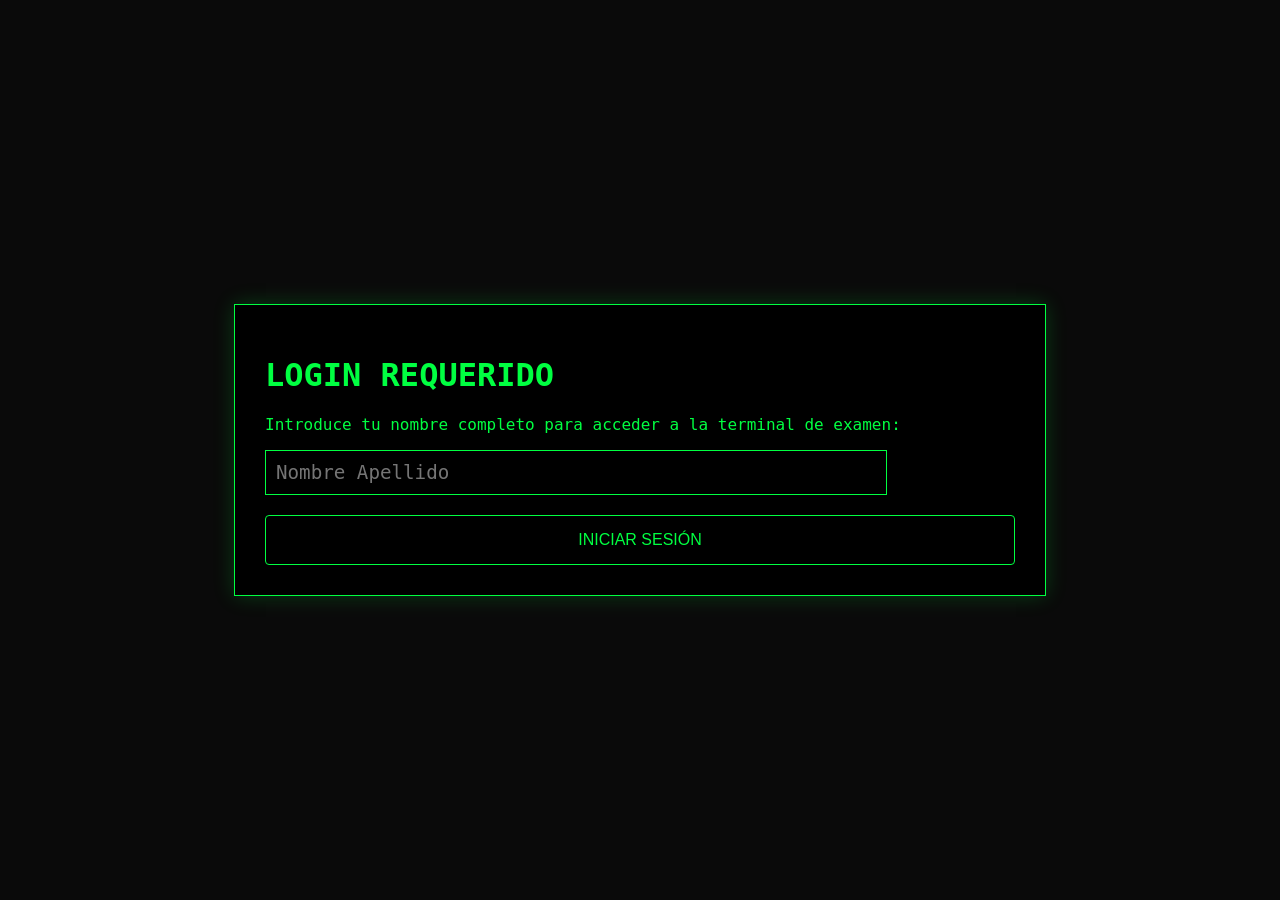
<file: ingenieria-de-prompts/juego.html>
<!DOCTYPE html>
<html lang="es">
<head>
    <meta charset="UTF-8">
    <title>Desafío IT: Inteligencia Artificial e Ingeniería de Prompts</title>
    <style>
        body { font-family: 'Consolas', monospace; background: #0a0a0a; color: #00ff41; display: flex; justify-content: center; align-items: center; min-height: 100vh; margin: 0; }
        #game-box { width: 750px; border: 1px solid #00ff41; padding: 30px; background: #000; box-shadow: 0 0 20px rgba(0, 255, 65, 0.2); }
        .stats { display: flex; justify-content: space-between; border-bottom: 1px solid #00ff41; margin-bottom: 25px; padding-bottom: 10px; font-size: 1.1rem; }
        .q-text { font-size: 1.3rem; margin-bottom: 25px; color: #fff; line-height: 1.4; }
        .options { display: grid; gap: 12px; }
        button { background: #000; border: 1px solid #00ff41; color: #00ff41; padding: 15px; cursor: pointer; border-radius: 4px; transition: 0.2s; text-align: left; font-size: 1rem; }
        button:hover { background: #00ff41; color: #000; font-weight: bold; }
        input { background: #000; border: 1px solid #00ff41; color: #00ff41; padding: 10px; width: 80%; margin-bottom: 20px; font-family: inherit; font-size: 1.2rem; }
        .hidden { display: none; }
        #cert { background: #fff; color: #000; padding: 50px; text-align: center; border: 15px double #000; margin-top: 20px; }
        .life-count { color: #ff3e3e; }
        .btn-print { background: #00ff41; color: #000; font-weight: bold; padding: 20px; width: 100%; margin-top: 20px; cursor: pointer; border: none; }
    </style>
</head>
<body>

<div id="game-box">
    <div id="login-screen">
        <h1>LOGIN REQUERIDO</h1>
        <p>Introduce tu nombre completo para acceder a la terminal de examen:</p>
        <input type="text" id="user-name-input" placeholder="Nombre Apellido" autocomplete="off">
        <br>
        <button onclick="startGame()" style="width: 100%; text-align: center;">INICIAR SESIÓN</button>
    </div>

    <div id="ui" class="hidden">
        <div class="stats">
            <span>NIVEL: <span id="lvl">1</span></span>
            <span>PROGRESO: <span id="prog">1/15</span></span>
            <span class="life-count">VIDAS: <span id="lives">3</span></span>
        </div>
        <div id="q-text" class="q-text">Estableciendo conexión...</div>
        <div id="opts" class="options"></div>
    </div>

    <div id="game-over" class="hidden" style="text-align:center">
        <h1 style="color:#ff3e3e">ERROR CRÍTICO: ACCESO REVOCADO</h1>
        <p>Has agotado tus vidas. El sistema ha bloqueado tu perfil.</p>
        <button onclick="location.reload()" style="text-align:center; width: 100%;">REINTENTAR ACCESO</button>
    </div>

    <div id="victory" class="hidden">
        <div id="cert">
            <h1 style="margin:0">CERTIFICADO DE INFORMÁTICA I</h1>
            <p>Otorgado a:</p>
            <h2 id="cert-name" style="text-decoration: underline; color: #000; font-size: 2rem;"></h2>
            <p>Por demostrar competencia excepcional en <strong>Inteligencia Artificial e Ingeniería de Prompts</strong>.</p>
            <p style="margin-top: 40px;"><small id="cert-date"></small></p>
        </div>
        <button class="btn-print" onclick="window.print()">EXPORTAR EVIDENCIA (PDF)</button>
    </div>
</div>

<script>
    // Banco de preguntas niveladas y simplificadas
    const bank = [
        { q: "¿Qué hace un Chatbot como Gemini cuando le haces una pregunta?", a: ["Responde con texto según lo que le pidas", "Formatea tu computadora", "Crea carpetas en tu escritorio por sí solo", "Descarga archivos automáticamente"], c: 0 },
        { q: "¿Cuál es la diferencia de un Agente de IA frente a un Chatbot?", a: ["Es más lento para escribir", "Puede realizar tareas completas en la computadora sin que lo supervises", "Solo responde con imágenes", "No necesita conexión a Internet"], c: 1 },
        { q: "Si le pides a un Chatbot que cree una carpeta en tu escritorio y dice que no puede, ¿por qué ocurre?", a: ["Porque no tiene permisos para controlar tu sistema operativo directamente", "Porque la computadora no tiene memoria", "Porque la carpeta ya existe", "Porque el navegador está cerrado"], c: 0 },
        { q: "¿Qué es un Prompt en Inteligencia Artificial?", a: ["Un virus informático", "La instrucción o texto que le das a la IA para obtener una respuesta", "Una tecla del teclado", "El nombre de un programa de diseño"], c: 1 },
        { q: "¿A qué se refiere la regla 'Basura entra, basura sale'?", a: ["Si borras un archivo se va a la papelera", "Si das un prompt vago o malo, la respuesta de la IA será mala", "Si la computadora se apaga pierdes todo", "Si usas internet se llena de basura el sistema"], c: 1 },
        { q: "¿Qué significan las siglas del Framework ROCA?", a: ["Rol, Objetivo, Contexto, Atributos", "Red, Orden, Control, Archivo", "Razonamiento, Opción, Criterio, Ayuda", "Respuesta, Origen, Código, Acción"], c: 0 },
        { q: "En el Framework ROCA, ¿para qué sirve definir el 'Rol'?", a: ["Para decirle a la IA qué personaje o experto debe simular", "Para cambiar el color de la pantalla", "Para limitar las palabras a 10", "Para apagar la inteligencia artificial"], c: 0 },
        { q: "En el Framework ROCA, ¿qué le indicas a la IA cuando le das el 'Contexto'?", a: ["Tu nombre completo", "Los antecedentes e información de fondo sobre la situación", "La velocidad de respuesta", "El tipo de letra que debe usar"], c: 1 },
        { q: "En el Framework ROCA, ¿cuál de estos es un ejemplo de 'Atributo'?", a: ["Pedirle que responda en máximo 2 párrafos y con tono formal", "Decirle 'Hola buenos días'", "Preguntarle qué hora es", "Pedirle que busque un video"], c: 0 },
        { q: "¿Cómo se le llama a la técnica donde le muestras a la IA un par de ejemplos de cómo quieres la respuesta antes de pedirle la tarea?", a: ["Prompting sin contexto", "Entrenamiento con ejemplos (Few-Shot)", "Borrado de memoria", "Consulta directa"], c: 1 },
        { q: "Si la IA se equivoca en un problema de lógica, ¿qué instrucción le debes dar para obligarla a razonar bien?", a: ["'Responde lo más rápido que puedas'", "'Explica tu razonamiento paso a paso antes de dar la respuesta final'", "'Dame solo el resultado sin explicar nada'", "'Genera la respuesta en formato de imagen'"], c: 1 },
        { q: "Si la IA es el motor para generar contenido, ¿quién es el piloto?", a: ["El navegador web", "Tú, porque guías e iteras los prompts para obtener el resultado deseado", "El procesador de la computadora", "El servidor de Google"], c: 1 },
        { q: "¿Cómo adivina la herramienta 'Quick, Draw!' lo que estás dibujando?", a: ["Lee lo que estás pensando", "Reconoce los trazos y patrones en tiempo real usando una red neuronal", "Busca imágenes en tu computadora", "Usa la cámara web de tu equipo"], c: 1 },
        { q: "Si usas un Agente de IA para instalar un programa en tu equipo, el agente se encarga de:", a: ["Buscar, descargar y ejecutar la instalación por ti", "Solo darte las instrucciones escritas para que tú lo hagas", "Mandarte un correo electrónico", "Mostrarte un video explicativo"], c: 0 },
        { q: "Para transformar una foto normal en una imagen de arte digital con IA, ¿qué debes ajustar en el prompt?", a: ["La dirección IP", "Los detalles del estilo visual (luces, colores, tipo de arte)", "La contraseña del equipo", "El tamaño de la memoria RAM"], c: 1 }
    ];

    const practicalCases = [
        { q: "CASO 1: Quieres que una herramienta cree una carpeta, programe el juego 'Snake' y lo abra solo en el navegador. ¿Qué usas?", a: ["Un Chatbot conversacional", "Un Agente de IA (como Antigravity)", "Un buscador de internet", "El Bloc de notas"], c: 1 },
        { q: "CASO 2: Escribes el prompt 'Dame ideas de negocios' y la respuesta es muy general. ¿Qué elemento de ROCA te faltó agregar?", a: ["El Contexto y los Atributos para especificar el tipo de negocio", "Poner el texto en negritas", "Guardar la respuesta en un documento", "Escribir la orden en inglés"], c: 0 },
        { q: "CASO 3: Tienes el prompt: 'Actúa como un profesor de informática y explícame qué es el hardware en 3 viñetas'. ¿A qué parte corresponde 'Actúa como un profesor'?", a: ["Al Objetivo", "Al Rol", "A los Atributos", "Al Contexto"], c: 1 },
        { q: "CASO 4: Pediste un resumen y la IA te entregó 5 páginas de texto. Para corregirlo, ¿qué Atributo debes indicarle?", a: ["Límite de longitud (ej. 'resumen en menos de 200 palabras')", "Cambiar de navegador", "Decirle que actúe como doctor", "Borrar la pregunta"], c: 0 },
        { q: "CASO 5: Quieres generar la imagen de un vaso de café en un estilo muy específico. ¿Cuál prompt está mejor estructurado?", a: ["'Haz un café bonito'", "'Foto hiperrealista en perspectiva ojo de pez desde dentro de un vaso con hielo'", "'Dibujo de un vaso'", "'Imagen de cafeteria'"], c: 1 }
    ];

    let currentLvl = 1;
    let lives = 3;
    let qIdx = 0;
    let levelSet = [];
    let userName = "";

    function startGame() {
        userName = document.getElementById('user-name-input').value.trim();
        if (!userName) { alert("Acceso denegado: Se requiere nombre completo."); return; }
        document.getElementById('login-screen').classList.add('hidden');
        document.getElementById('ui').classList.remove('hidden');
        initLevel();
    }

    function initLevel() {
        qIdx = 0;
        document.getElementById('lvl').innerText = currentLvl;
        document.getElementById('lives').innerText = lives;
        
        if (currentLvl === 1) {
            levelSet = shuffle(bank).slice(0, 15);
            document.getElementById('prog').innerText = "1/15";
        } else if (currentLvl === 2) {
            levelSet = [...practicalCases];
            document.getElementById('prog').innerText = "1/5";
        }
        render();
    }

    function shuffle(arr) { return arr.sort(() => 0.5 - Math.random()); }

    function render() {
        const q = levelSet[qIdx];
        document.getElementById('prog').innerText = (qIdx + 1) + "/" + levelSet.length;
        document.getElementById('q-text').innerText = q.q;
        const container = document.getElementById('opts');
        container.innerHTML = '';
        q.a.forEach((opt, i) => {
            const btn = document.createElement('button');
            btn.innerText = opt;
            btn.onclick = () => check(i);
            container.appendChild(btn);
        });
    }

    function check(i) {
        const qData = levelSet[qIdx];
        if (i === qData.c) {
            qIdx++;
            
            // Lógica de Checkpoint cada 5 preguntas completadas
            if (qIdx % 5 === 0 && qIdx < levelSet.length) {
                alert("¡CHECKPOINT ALCANZADO! Has respondido " + qIdx + " preguntas correctamente sin perder todas tus vidas. ¡Sigue así!");
            }

            if (qIdx >= levelSet.length) {
                currentLvl++;
                if (currentLvl > 2) finish();
                else { alert("¡NIVEL 1 COMPLETADO! Pasando a la fase de Casos Prácticos..."); initLevel(); }
            } else render();
        } else {
            lives--;
            document.getElementById('lives').innerText = lives;
            const correctText = qData.a[qData.c];
            if (lives <= 0) {
                alert("¡ERROR CRÍTICO! La respuesta correcta era: " + correctText);
                document.getElementById('ui').classList.add('hidden');
                document.getElementById('game-over').classList.remove('hidden');
            } else {
                alert("INCORRECTO. La respuesta correcta era: " + correctText + ".\n\nVidas restantes: " + lives);
            }
        }
    }

    function finish() {
        document.getElementById('ui').classList.add('hidden');
        document.getElementById('victory').classList.remove('hidden');
        document.getElementById('cert-name').innerText = userName.toUpperCase();
        document.getElementById('cert-date').innerText = "Fecha de Emisión: " + new Date().toLocaleDateString();
    }
</script>
</body>
</html>
</file>
<file: chatbot-vs-agente-ia/styles.css>
/* ==========================================================================
   Chatbot vs Agente de IA - Design System (Option B: Clean & Modern Light)
   ========================================================================== */

:root {
    /* Color Palette */
    --bg-main: #f8fafc;
    --bg-card: #ffffff;
    --bg-subtle: #f1f5f9;
    --bg-highlight: #eff6ff;
    
    --text-primary: #0f172a;
    --text-secondary: #475569;
    --text-muted: #64748b;
    
    --accent-blue: #2563eb;
    --accent-blue-hover: #1d4ed8;
    --accent-indigo: #4f46e5;
    --accent-purple: #7c3aed;
    --accent-purple-hover: #6d28d9;
    --accent-emerald: #059669;
    --accent-amber: #d97706;
    
    --border-color: #e2e8f0;
    --border-hover: #cbd5e1;
    
    /* Shadows */
    --shadow-sm: 0 1px 2px 0 rgba(0, 0, 0, 0.05);
    --shadow-md: 0 4px 6px -1px rgba(0, 0, 0, 0.05), 0 2px 4px -1px rgba(0, 0, 0, 0.03);
    --shadow-lg: 0 10px 25px -5px rgba(15, 23, 42, 0.08), 0 8px 10px -6px rgba(15, 23, 42, 0.04);
    --shadow-xl: 0 20px 35px -10px rgba(15, 23, 42, 0.12);
    
    /* Radius & Transitions */
    --radius-sm: 8px;
    --radius-md: 12px;
    --radius-lg: 20px;
    --radius-full: 9999px;
    
    --transition-fast: 0.15s ease;
    --transition-normal: 0.25s cubic-bezier(0.4, 0, 0.2, 1);
}

/* Reset & Base */
*, *::before, *::after {
    box-sizing: border-box;
    margin: 0;
    padding: 0;
}

body {
    font-family: 'Inter', system-ui, -apple-system, BlinkMacSystemFont, 'Segoe UI', Roboto, sans-serif;
    background-color: var(--bg-main);
    color: var(--text-primary);
    line-height: 1.6;
    -webkit-font-smoothing: antialiased;
    padding-bottom: 3rem;
}

.container {
    width: 100%;
    max-width: 1200px;
    margin: 0 auto;
    padding: 0 1.5rem;
}

/* Typography Headings */
h1, h2, h3, h4 {
    font-family: 'Outfit', sans-serif;
    color: var(--text-primary);
    line-height: 1.2;
}

/* Header Principal */
.main-header {
    background: linear-gradient(135deg, #ffffff 0%, #f1f5f9 100%);
    border-bottom: 1px solid var(--border-color);
    padding: 2.5rem 0 2rem 0;
    margin-bottom: 2.5rem;
    box-shadow: var(--shadow-sm);
}

.header-container {
    display: flex;
    flex-direction: column;
    align-items: center;
    text-align: center;
}

.header-badge {
    display: inline-flex;
    align-items: center;
    gap: 0.5rem;
    background-color: var(--bg-highlight);
    color: var(--accent-blue);
    padding: 0.35rem 1rem;
    border-radius: var(--radius-full);
    font-size: 0.875rem;
    font-weight: 600;
    border: 1px solid rgba(37, 99, 235, 0.2);
    margin-bottom: 0.75rem;
}

.pulse-dot {
    width: 8px;
    height: 8px;
    background-color: var(--accent-blue);
    border-radius: 50%;
    box-shadow: 0 0 0 0 rgba(37, 99, 235, 0.7);
    animation: pulse 1.8s infinite;
}

@keyframes pulse {
    0% {
        transform: scale(0.95);
        box-shadow: 0 0 0 0 rgba(37, 99, 235, 0.7);
    }
    70% {
        transform: scale(1);
        box-shadow: 0 0 0 8px rgba(37, 99, 235, 0);
    }
    100% {
        transform: scale(0.95);
        box-shadow: 0 0 0 0 rgba(37, 99, 235, 0);
    }
}

.main-title {
    font-size: clamp(2rem, 4vw, 3.25rem);
    font-weight: 800;
    letter-spacing: -0.02em;
    background: linear-gradient(135deg, #0f172a 0%, #2563eb 100%);
    -webkit-background-clip: text;
    -webkit-text-fill-color: transparent;
}

/* Sections & Cards */
.section-card {
    background: var(--bg-card);
    border-radius: var(--radius-lg);
    border: 1px solid var(--border-color);
    box-shadow: var(--shadow-md);
    padding: 2.25rem;
    margin-bottom: 2rem;
    transition: var(--transition-normal);
}

.section-card:hover {
    box-shadow: var(--shadow-lg);
}

/* Layout Grids */
.grid-2-cols {
    display: grid;
    grid-template-columns: 1fr 1fr;
    gap: 2rem;
}

.flex-align-center {
    align-items: center;
}

/* Bloque 1: Hero & Infografía */
.hero-section {
    background: linear-gradient(180deg, #ffffff 0%, #fafafa 100%);
    border: 1px solid rgba(226, 232, 240, 0.8);
}

.infografia-wrapper {
    position: relative;
}

.infografia-card {
    position: relative;
    border-radius: var(--radius-md);
    overflow: hidden;
    border: 1px solid var(--border-color);
    box-shadow: var(--shadow-sm);
    cursor: pointer;
    background-color: #ffffff;
    transition: transform 0.25s ease, box-shadow 0.25s ease;
}

.infografia-card:hover {
    transform: translateY(-3px);
    box-shadow: var(--shadow-lg);
}

.zoomable-img {
    width: 100%;
    height: auto;
    display: block;
    object-fit: cover;
}

.zoom-overlay {
    position: absolute;
    inset: 0;
    background: rgba(15, 23, 42, 0.4);
    backdrop-filter: blur(2px);
    display: flex;
    flex-direction: column;
    align-items: center;
    justify-content: center;
    color: #ffffff;
    gap: 0.5rem;
    opacity: 0;
    transition: opacity var(--transition-fast);
    font-size: 0.9rem;
    font-weight: 600;
}

.infografia-card:hover .zoom-overlay {
    opacity: 1;
}

.intro-content {
    display: flex;
    flex-direction: column;
    gap: 1.5rem;
}

.welcome-box h2 {
    font-size: 1.75rem;
    margin-bottom: 1rem;
    color: var(--text-primary);
}

.intro-text {
    font-size: 1.05rem;
    color: var(--text-secondary);
    margin-bottom: 0.75rem;
}

.presentation-link-card {
    background-color: var(--bg-highlight);
    border: 1px dashed rgba(37, 99, 235, 0.3);
    border-radius: var(--radius-md);
    padding: 1.25rem;
    display: flex;
    flex-direction: column;
    gap: 0.75rem;
}

.step-label {
    font-weight: 600;
    color: var(--accent-blue);
    font-size: 0.95rem;
}

.btn-presentacion {
    display: inline-flex;
    align-items: center;
    justify-content: center;
    gap: 0.6rem;
    background: linear-gradient(135deg, #1e293b 0%, #0f172a 100%);
    color: #ffffff;
    text-decoration: none;
    font-weight: 600;
    font-size: 1.05rem;
    padding: 0.85rem 1.75rem;
    border-radius: var(--radius-md);
    box-shadow: 0 4px 12px rgba(15, 23, 42, 0.2);
    transition: var(--transition-fast);
    width: fit-content;
}

.btn-presentacion:hover {
    background: linear-gradient(135deg, #0f172a 0%, #2563eb 100%);
    transform: translateY(-2px);
    box-shadow: 0 6px 18px rgba(37, 99, 235, 0.3);
}

/* Bloque 2: Actividad Teórica */
.actividad-section {
    border-left: 5px solid var(--accent-emerald);
}

.section-header-badge {
    display: flex;
    align-items: center;
    gap: 0.75rem;
    margin-bottom: 1.5rem;
}

.badge-icon {
    font-size: 1.5rem;
}

.section-header-badge h2 {
    font-size: 1.4rem;
    font-weight: 700;
    color: var(--text-primary);
}

.questions-list-container {
    margin-bottom: 1.5rem;
}

.questions-list {
    list-style: none;
    display: flex;
    flex-direction: column;
    gap: 1rem;
}

.question-item {
    display: flex;
    align-items: flex-start;
    gap: 1rem;
    background-color: var(--bg-subtle);
    padding: 1rem 1.25rem;
    border-radius: var(--radius-md);
    border: 1px solid var(--border-color);
}

.question-num {
    background-color: var(--accent-emerald);
    color: #ffffff;
    font-weight: 700;
    font-size: 0.9rem;
    width: 28px;
    height: 28px;
    border-radius: 50%;
    display: flex;
    align-items: center;
    justify-content: center;
    flex-shrink: 0;
}

.question-text {
    font-weight: 500;
    font-size: 1rem;
    color: var(--text-primary);
}

.notebook-reminder {
    display: flex;
    align-items: center;
    gap: 0.6rem;
    background-color: rgba(5, 150, 105, 0.08);
    color: var(--accent-emerald);
    padding: 0.75rem 1rem;
    border-radius: var(--radius-sm);
    font-size: 0.9rem;
    font-weight: 600;
    border: 1px solid rgba(5, 150, 105, 0.2);
}

/* Bloque 3: Prácticas Grid */
.practicas-grid-section {
    margin-bottom: 2rem;
}

.practica-card {
    display: flex;
    flex-direction: column;
    height: 100%;
    margin-bottom: 0;
}

.card-pong {
    border-top: 4px solid var(--accent-blue);
}

.card-desafio {
    border-top: 4px solid var(--accent-purple);
}

.card-header-tag {
    display: flex;
    align-items: center;
    gap: 0.6rem;
    margin-bottom: 1.25rem;
    padding-bottom: 0.75rem;
    border-bottom: 1px solid var(--border-color);
}

.card-header-tag h3 {
    font-size: 1.2rem;
    font-weight: 700;
}

.tag-icon {
    font-size: 1.3rem;
}

.card-body {
    display: flex;
    flex-direction: column;
    gap: 1rem;
    flex-grow: 1;
}

.objetivo-box {
    background-color: var(--bg-highlight);
    border: 1px solid rgba(37, 99, 235, 0.2);
    padding: 0.85rem 1rem;
    border-radius: var(--radius-sm);
    font-size: 0.925rem;
    color: var(--text-secondary);
}

.instructions-heading {
    font-weight: 700;
    color: var(--text-primary);
    font-size: 0.95rem;
}

.styled-list {
    padding-left: 1.25rem;
    display: flex;
    flex-direction: column;
    gap: 0.5rem;
    color: var(--text-secondary);
    font-size: 0.95rem;
}

.styled-list.number-steps {
    list-style: none;
    padding-left: 0;
}

.styled-list.number-steps li {
    background-color: var(--bg-subtle);
    padding: 0.75rem 1rem;
    border-radius: var(--radius-sm);
    border: 1px solid var(--border-color);
    margin-bottom: 0.4rem;
}

.step-badge {
    font-weight: 700;
    color: var(--accent-purple);

}

/* Prompt Box Format */
.prompt-box {
    background-color: #0f172a;
    border-radius: var(--radius-md);
    overflow: hidden;
    border: 1px solid #1e293b;
    box-shadow: var(--shadow-sm);

}

.prompt-header {
    background-color: #1e293b;
    padding: 0.6rem 1rem;
    display: flex;
    align-items: center;
    justify-content: space-between;
    color: #94a3b8;
    font-size: 0.8rem;
    font-weight: 600;
    text-transform: uppercase;
    letter-spacing: 0.05em;
}

.btn-copy-prompt {
    display: inline-flex;
    align-items: center;
    gap: 0.4rem;
    background-color: var(--accent-purple);
    color: #ffffff;
    border: none;
    padding: 0.4rem 0.85rem;
    border-radius: var(--radius-sm);
    font-size: 0.8rem;
    font-weight: 600;
    cursor: pointer;
    transition: var(--transition-fast);
}

.btn-copy-prompt:hover {
    background-color: var(--accent-purple-hover);
    transform: scale(1.02);
}

.btn-copy-prompt.copied {
    background-color: var(--accent-emerald);
}

.prompt-content {
    color: #e2e8f0;
    font-family: 'Consolas', 'Courier New', monospace;
    font-size: 0.9rem;
    padding: 1rem;
    line-height: 1.5;
    margin: 0;
    font-style: normal;
    white-space: pre-wrap;
}

.final-step-text {
    font-size: 0.9rem;
    color: var(--text-muted);
}

code {
    background-color: var(--bg-subtle);
    color: var(--accent-blue);
    padding: 0.15rem 0.4rem;
    border-radius: 4px;
    font-family: monospace;
    font-weight: 600;
}

/* Reflection Box */
.reflection-card {
    background-color: #fef3c7;
    border: 1px solid #fde68a;
    border-radius: var(--radius-md);
    padding: 1rem;
    margin-top: auto;
}

.reflection-title {
    display: flex;
    align-items: center;
    gap: 0.5rem;
    font-weight: 700;
    color: #92400e;
    font-size: 0.95rem;
    margin-bottom: 0.5rem;
}

.reflection-question {
    color: #78350f;
    font-weight: 500;
    font-size: 0.925rem;
}

/* Bloque 4: Transición */
.transition-banner {
    background: linear-gradient(135deg, #4f46e5 0%, #7c3aed 100%);
    color: #ffffff;
    border-radius: var(--radius-lg);
    padding: 2rem 2.5rem;
    margin-bottom: 2rem;
    display: flex;
    align-items: center;
    gap: 1.5rem;
    box-shadow: var(--shadow-lg);
}

.transition-icon {
    font-size: 2.75rem;
    flex-shrink: 0;
}

.transition-text {
    font-size: 1.1rem;
    font-weight: 500;
    line-height: 1.6;
}

/* Bloque 5: Prompts Antigravity */
.antigravity-section {
    margin-bottom: 2rem;
}

.section-title-wrapper {
    margin-bottom: 1.5rem;
}

.agent-badge {
    display: inline-block;
    background: linear-gradient(135deg, rgba(124, 58, 237, 0.1) 0%, rgba(37, 99, 235, 0.1) 100%);
    color: var(--accent-purple);
    font-weight: 700;
    font-size: 0.85rem;
    padding: 0.3rem 0.85rem;
    border-radius: var(--radius-full);
    border: 1px solid rgba(124, 58, 237, 0.2);
    margin-bottom: 0.5rem;
}

.section-title-wrapper h2 {
    font-size: 1.75rem;
    color: var(--text-primary);
}

.prompts-stack {
    display: flex;
    flex-direction: column;
    gap: 1.25rem;
}

.prompt-agent-card {
    border-left: 4px solid var(--accent-purple);
    padding: 1.5rem 1.75rem;
    margin-bottom: 0;
}

.agent-card-header {
    display: flex;
    align-items: center;
    justify-content: space-between;
    margin-bottom: 0.85rem;
}

.prompt-title {
    font-family: 'Outfit', sans-serif;
    font-size: 1.1rem;
    font-weight: 700;
    color: var(--text-primary);
}

.agent-prompt-text {
    background-color: #0f172a;
    color: #e2e8f0;
    font-family: 'Consolas', 'Courier New', monospace;
    font-size: 0.95rem;
    padding: 1rem 1.25rem;
    border-radius: var(--radius-md);
    line-height: 1.5;
    margin: 0;
    border: 1px solid #1e293b;
    font-style: normal;
    white-space: pre-wrap;
}

/* Footer */
.main-footer {
    text-align: center;
    padding: 2rem 0;
    color: var(--text-muted);
    font-size: 0.9rem;
    border-top: 1px solid var(--border-color);
    margin-top: 3rem;
}

/* Modal Lightbox */
.modal-overlay {
    position: fixed;
    inset: 0;
    background: rgba(15, 23, 42, 0.85);
    backdrop-filter: blur(6px);
    display: flex;
    align-items: center;
    justify-content: center;
    z-index: 9999;
    opacity: 0;
    pointer-events: none;
    transition: opacity 0.3s ease;
    padding: 1.5rem;
}

.modal-overlay.active {
    opacity: 1;
    pointer-events: auto;
}

.modal-content {
    position: relative;
    max-width: 95vw;
    max-height: 95vh;
    border-radius: var(--radius-md);
    overflow: hidden;
    box-shadow: var(--shadow-xl);
    transform: scale(0.95);
    transition: transform 0.3s cubic-bezier(0.175, 0.885, 0.32, 1.275);
}

.modal-overlay.active .modal-content {
    transform: scale(1);
}

.modal-img-container img {
    max-width: 90vw;
    max-height: 85vh;
    display: block;
    object-fit: contain;
    border-radius: var(--radius-md);
}

.modal-close {
    position: absolute;
    top: 10px;
    right: 15px;
    background: rgba(15, 23, 42, 0.7);
    color: #ffffff;
    border: 1px solid rgba(255, 255, 255, 0.3);
    font-size: 2rem;
    width: 40px;
    height: 40px;
    border-radius: 50%;
    display: flex;
    align-items: center;
    justify-content: center;
    cursor: pointer;
    transition: var(--transition-fast);
    z-index: 10;
}

.modal-close:hover {
    background: var(--accent-purple);
    transform: scale(1.1);
}

/* Toast Notification */
.toast-notification {
    position: fixed;
    bottom: 2rem;
    right: 2rem;
    background: #0f172a;
    color: #ffffff;
    padding: 0.85rem 1.4rem;
    border-radius: var(--radius-md);
    box-shadow: var(--shadow-xl);
    display: flex;
    align-items: center;
    gap: 0.75rem;
    font-weight: 600;
    font-size: 0.925rem;
    border: 1px solid var(--accent-emerald);
    transform: translateY(100px);
    opacity: 0;
    transition: all 0.3s cubic-bezier(0.175, 0.885, 0.32, 1.275);
    z-index: 10000;
}

.toast-notification.show {
    transform: translateY(0);
    opacity: 1;
}

.toast-notification svg {
    stroke: var(--accent-emerald);
}

/* Responsive Media Queries */
@media (max-width: 900px) {
    .grid-2-cols {
        grid-template-columns: 1fr;
    }
    
    .transition-banner {
        flex-direction: column;
        text-align: center;
        padding: 1.75rem 1.5rem;
    }
    
    .section-card {
        padding: 1.5rem;
    }
}


/* ==========================================================================
   Actividad de Descarga de Archivos (Estilo Blackboard / Dinamica)
   ========================================================================== */
.actividad-archivos-section {
    background: #ffffff;
    border: 1px solid var(--border-color);
    border-radius: var(--radius-lg);
    padding: 2.5rem;
    margin-bottom: 2.5rem;
    box-shadow: var(--shadow-md);
}

.actividad-archivos-section .section-main-title {
    font-size: 1.85rem;
    font-weight: 800;
    color: #1e293b;
    margin-bottom: 1.75rem;
    letter-spacing: -0.02em;
}

.file-group {
    margin-bottom: 1.75rem;
}

.file-group-title {
    font-size: 1.25rem;
    font-weight: 700;
    color: #1e293b;
    margin-bottom: 0.75rem;
}

.file-item-card {
    display: flex;
    align-items: center;
    justify-content: space-between;
    background: #f8fafc;
    border: 1px solid #e2e8f0;
    border-radius: 8px;
    padding: 0.9rem 1.25rem;
    text-decoration: none;
    color: #0f172a;
    transition: all 0.2s ease;
}

.file-item-card:hover {
    background: #f1f5f9;
    border-color: #cbd5e1;
    transform: translateY(-1px);
    box-shadow: var(--shadow-sm);
}

.file-item-left {
    display: flex;
    align-items: center;
    gap: 0.85rem;
}

.file-type-icon {
    width: 26px;
    height: 26px;
    flex-shrink: 0;
}

.file-name-text {
    font-size: 1rem;
    font-weight: 600;
    color: #1e293b;
}

.file-item-right {
    display: flex;
    align-items: center;
    gap: 0.75rem;
    color: #64748b;
}

.file-more-dots {
    font-size: 1.2rem;
    letter-spacing: 2px;
    line-height: 1;
}

.file-chevron {
    width: 18px;
    height: 18px;
    stroke: #64748b;
}

.instruccion-subir {
    font-size: 0.95rem;
    font-weight: 800;
    color: #0f172a;
    text-transform: uppercase;
    letter-spacing: 0.04em;
    margin-top: 2rem;
    margin-bottom: 1.25rem;
}

.tutorial-divider-dash {
    border: none;
    border-top: 2px dashed #94a3b8;
    width: 140px;
    margin-bottom: 1.25rem;
}

.tutorial-heading {
    font-size: 1rem;
    font-weight: 800;
    color: #0f172a;
    letter-spacing: 0.05em;
    margin-bottom: 0.75rem;
}

.tutorial-links-list {
    list-style: none;
    padding: 0;
    margin: 0;
    display: flex;
    flex-direction: column;
    gap: 0.45rem;
}

.tutorial-link-item {
    color: #1d4ed8;
    font-size: 1.05rem;
    font-weight: 500;
    text-decoration: underline;
    text-underline-offset: 3px;
    transition: color 0.2s ease;
    display: inline-block;
}

.tutorial-link-item:hover {
    color: #2563eb;
    text-decoration: underline;
}
</file>
<file: ingenieria-de-prompts/styles.css>
/* ==========================================================================
   Tema Académico Premium - Ingeniería de Prompts y Redes Neuronales
   ========================================================================== */

@import url('https://fonts.googleapis.com/css2?family=Outfit:wght@400;500;600;700&family=Inter:wght@400;500;600;700&display=swap');

:root {
  --font-heading: 'Outfit', sans-serif;
  --font-body: 'Inter', sans-serif;

  /* Palette */
  --bg-main: #f8fafc;
  --text-dark: #0f172a;
  --text-muted: #334155;

  /* Card Themes from Document */
  --green-card-bg: #e6f4ea;
  --green-card-border: #a8e6cf;
  --green-card-text: #0d3b2e;

  --pink-card-bg: #fce8e6;
  --pink-card-border: #f8bbd0;
  --pink-card-text: #3c121e;

  --gray-card-bg: #eaeff2;
  --gray-card-border: #d0dbe2;
  --gray-card-text: #1a252c;

  --black-card-bg: #0d1117;
  --black-card-text: #ffffff;

  --teal-card-bg: #0f5257;
  --teal-card-text: #ffffff;

  /* Accent Colors */
  --btn-blue: #0284c7;
  --btn-blue-hover: #0369a1;
  --btn-teal: #0d6efd;
  --btn-shadow: rgba(2, 132, 199, 0.25);

  --radius-lg: 18px;
  --radius-md: 12px;
  --radius-sm: 8px;

  --shadow-sm: 0 4px 12px rgba(15, 23, 42, 0.05);
  --shadow-md: 0 8px 24px rgba(15, 23, 42, 0.08);
  --shadow-lg: 0 16px 36px rgba(15, 23, 42, 0.12);
}

* {
  box-sizing: border-box;
  margin: 0;
  padding: 0;
}

body {
  font-family: var(--font-body);
  background-color: var(--bg-main);
  color: var(--text-dark);
  line-height: 1.6;
  padding: 2rem 1rem;
  display: flex;
  justify-content: center;
}

.container {
  max-width: 960px;
  width: 100%;
  display: flex;
  flex-direction: column;
  gap: 2.5rem;
}

/* Header Section */
.doc-header {
  text-align: center;
  padding: 1.5rem 1rem;
}

.doc-header .divider {
  border: none;
  height: 2px;
  background: linear-gradient(90deg, transparent, #0284c7, transparent);
  margin: 1.25rem auto;
  width: 85%;
}

.doc-header h1 {
  font-family: var(--font-heading);
  font-size: 1.85rem;
  font-weight: 700;
  color: #0f4c81;
  font-style: italic;
  line-height: 1.35;
  letter-spacing: -0.01em;
}

/* Grids */
.grid-2 {
  display: grid;
  grid-template-columns: 1fr 1fr;
  gap: 1.5rem;
}

@media (max-width: 768px) {
  .grid-2 {
    grid-template-columns: 1fr;
  }
}

/* Cards Base */
.card {
  padding: 1.75rem;
  border-radius: var(--radius-lg);
  box-shadow: var(--shadow-sm);
  transition: transform 0.2s ease, box-shadow 0.2s ease;
}

.card:hover {
  transform: translateY(-2px);
  box-shadow: var(--shadow-md);
}

/* Green Card Style */
.card-green {
  background-color: var(--green-card-bg);
  border: 1px solid var(--green-card-border);
  color: var(--green-card-text);
}

.card-green h2, .card-green strong {
  color: #044e3b;
}

/* Pink Card Style */
.card-pink {
  background-color: #f7d6e6;
  border: 1px solid #f1b3d3;
  color: #3b0764;
  border-radius: 24px;
}

.card-pink h2 {
  font-family: var(--font-heading);
  font-size: 1.35rem;
  margin-bottom: 1rem;
  color: #3b0764;
}

.card-pink ol, .card-pink ul {
  padding-left: 1.4rem;
  margin-top: 0.75rem;
  margin-bottom: 0.75rem;
}

.card-pink li {
  margin-bottom: 0.5rem;
}

.pink-footer {
  margin-top: 1.25rem;
  font-weight: 500;
  font-size: 0.98rem;
  line-height: 1.5;
}

/* Quickdraw Row Header */
.quickdraw-header-row {
  display: flex;
  justify-content: space-between;
  align-items: flex-start;
  gap: 1rem;
  margin-bottom: 1rem;
  flex-wrap: wrap;
}

/* Section Main Heading */
.section-heading {
  font-family: var(--font-heading);
  font-size: 1.75rem;
  font-weight: 700;
  color: #0f4c81;
  text-align: center;
  margin: 1rem 0 0.5rem 0;
}

/* Gray Card Style */
.card-gray {
  background-color: var(--gray-card-bg);
  border: 1px solid var(--gray-card-border);
  color: var(--gray-card-text);
}

.card-gray h2, .card-gray h3 {
  font-family: var(--font-heading);
  margin-bottom: 1rem;
}

.card-gray ul {
  padding-left: 1.25rem;
  margin-top: 0.75rem;
}

.card-gray li {
  margin-bottom: 0.6rem;
}

/* Black Card Style */
.card-black {
  background-color: var(--black-card-bg);
  color: var(--black-card-text);
  display: flex;
  align-items: center;
  justify-content: center;
  text-align: center;
  padding: 2rem;
}

.card-black h3 {
  font-family: var(--font-heading);
  font-size: 1.4rem;
  font-weight: 600;
  line-height: 1.4;
}

/* Teal Card Style */
.card-teal {
  background-color: #0b5969;
  color: #ffffff;
  padding: 2rem;
  text-align: center;
  border-radius: var(--radius-lg);
  box-shadow: var(--shadow-md);
}

.card-teal h2 {
  font-family: var(--font-heading);
  font-size: 1.35rem;
  margin-bottom: 1.5rem;
  font-weight: 600;
}

.card-teal p {
  margin-bottom: 1.25rem;
  font-size: 1.05rem;
}

.prompt-box {
  background: rgba(0, 0, 0, 0.25);
  border: 1px solid rgba(255, 255, 255, 0.2);
  padding: 1.25rem;
  border-radius: var(--radius-md);
  margin: 1rem 0;
  text-align: left;
  font-family: var(--font-body);
  font-size: 0.95rem;
  line-height: 1.6;
  color: #e2e8f0;
  font-style: italic;
}

/* Final Quiz Card */
.card-quiz {
  background-color: #0b5969;
  color: #ffffff;
  padding: 2.5rem 2rem;
  text-align: center;
  border-radius: var(--radius-lg);
  box-shadow: var(--shadow-lg);
  display: flex;
  flex-direction: column;
  align-items: center;
  gap: 1.75rem;
}

.card-quiz p {
  font-size: 1.15rem;
  max-width: 800px;
  line-height: 1.6;
  font-weight: 500;
}

/* Buttons */
.btn {
  display: inline-flex;
  align-items: center;
  justify-content: center;
  padding: 0.75rem 2rem;
  font-family: var(--font-heading);
  font-size: 1.05rem;
  font-weight: 600;
  color: #ffffff;
  background: linear-gradient(135deg, #0284c7, #0369a1);
  border: none;
  border-radius: 9999px;
  text-decoration: none;
  cursor: pointer;
  box-shadow: 0 4px 14px var(--btn-shadow);
  transition: all 0.2s ease-in-out;
}

.btn:hover {
  background: linear-gradient(135deg, #0369a1, #075985);
  box-shadow: 0 6px 20px rgba(2, 132, 199, 0.4);
  transform: translateY(-2px);
}

.btn-silver {
  background: linear-gradient(180deg, #e2e8f0 0%, #cbd5e1 100%);
  color: #1e293b;
  border: 1px solid #94a3b8;
  box-shadow: 0 6px 16px rgba(0,0,0,0.15);
  padding: 0.85rem 3.5rem;
  font-size: 1.1rem;
  border-radius: 12px;
}

.btn-silver:hover {
  background: linear-gradient(180deg, #cbd5e1 0%, #94a3b8 100%);
  transform: translateY(-1px);
}

/* Card Teacher Header Static Box */
.card-teacher-title {
  background-color: #d1d5db;
  color: #4b5563;
  font-family: var(--font-heading);
  font-size: 1.35rem;
  font-weight: 600;
  text-align: center;
  padding: 1.5rem;
  border-radius: 16px;
  margin-bottom: 1.5rem;
}

/* Image wrappers */
.img-wrapper {
  width: 100%;
  overflow: hidden;
  border-radius: var(--radius-md);
  box-shadow: var(--shadow-sm);
}

.img-wrapper img {
  width: 100%;
  height: auto;
  display: block;
  object-fit: cover;
}

.flex-center-card {
  display: flex;
  flex-direction: column;
  justify-content: space-between;
  align-items: center;
  gap: 1rem;
  text-align: center;
}
</file>
